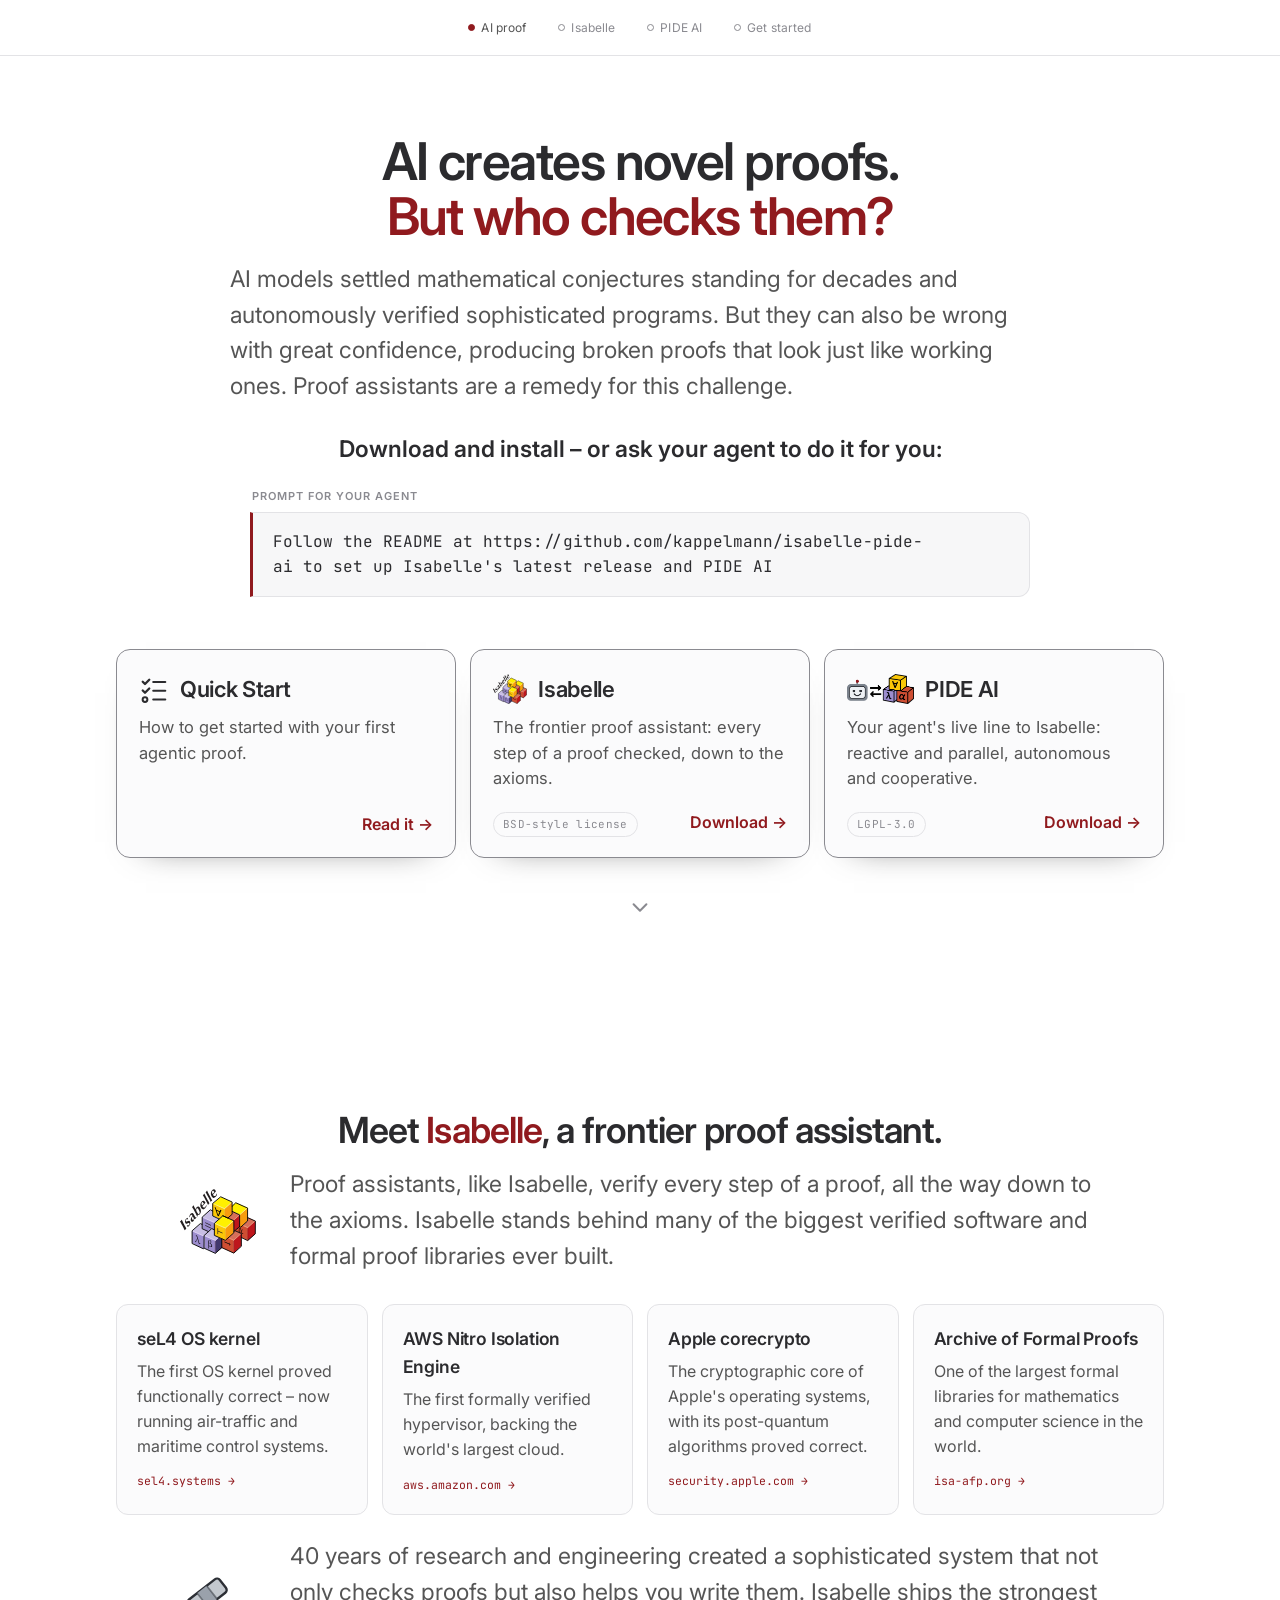
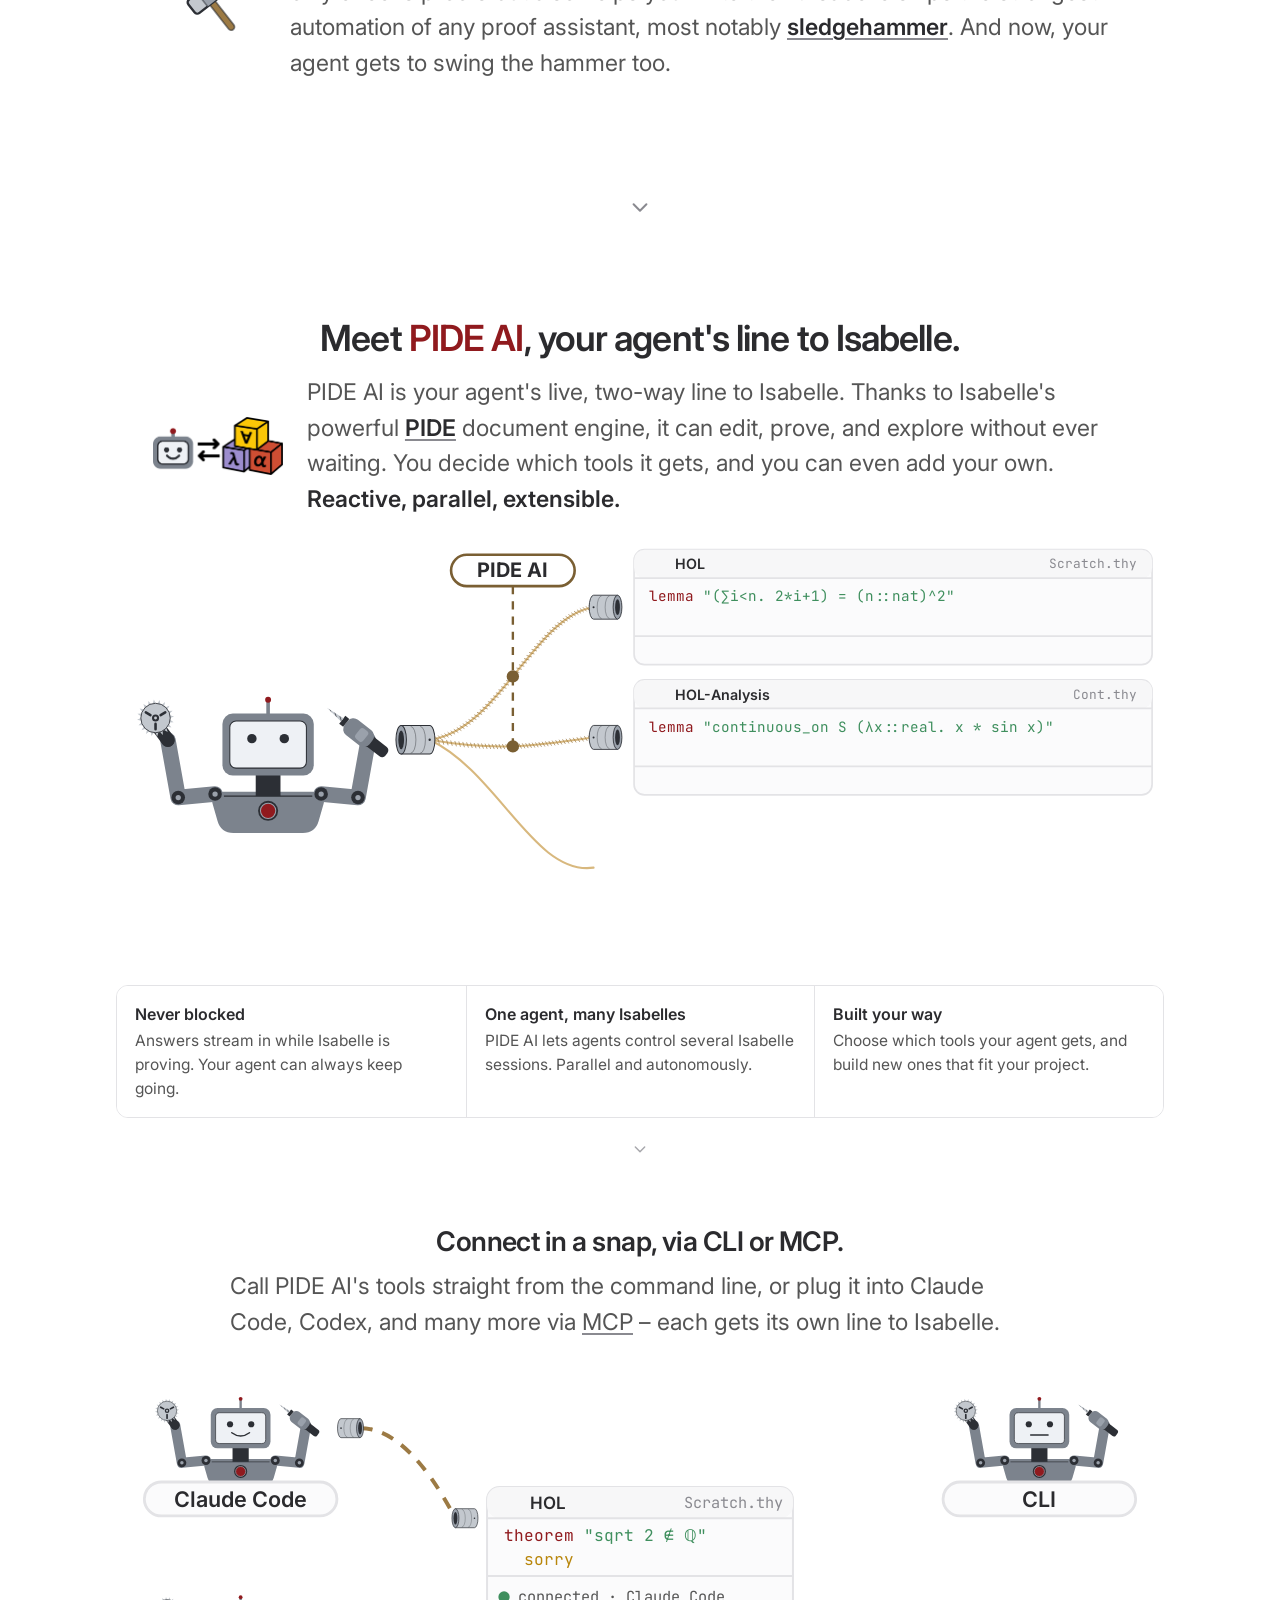
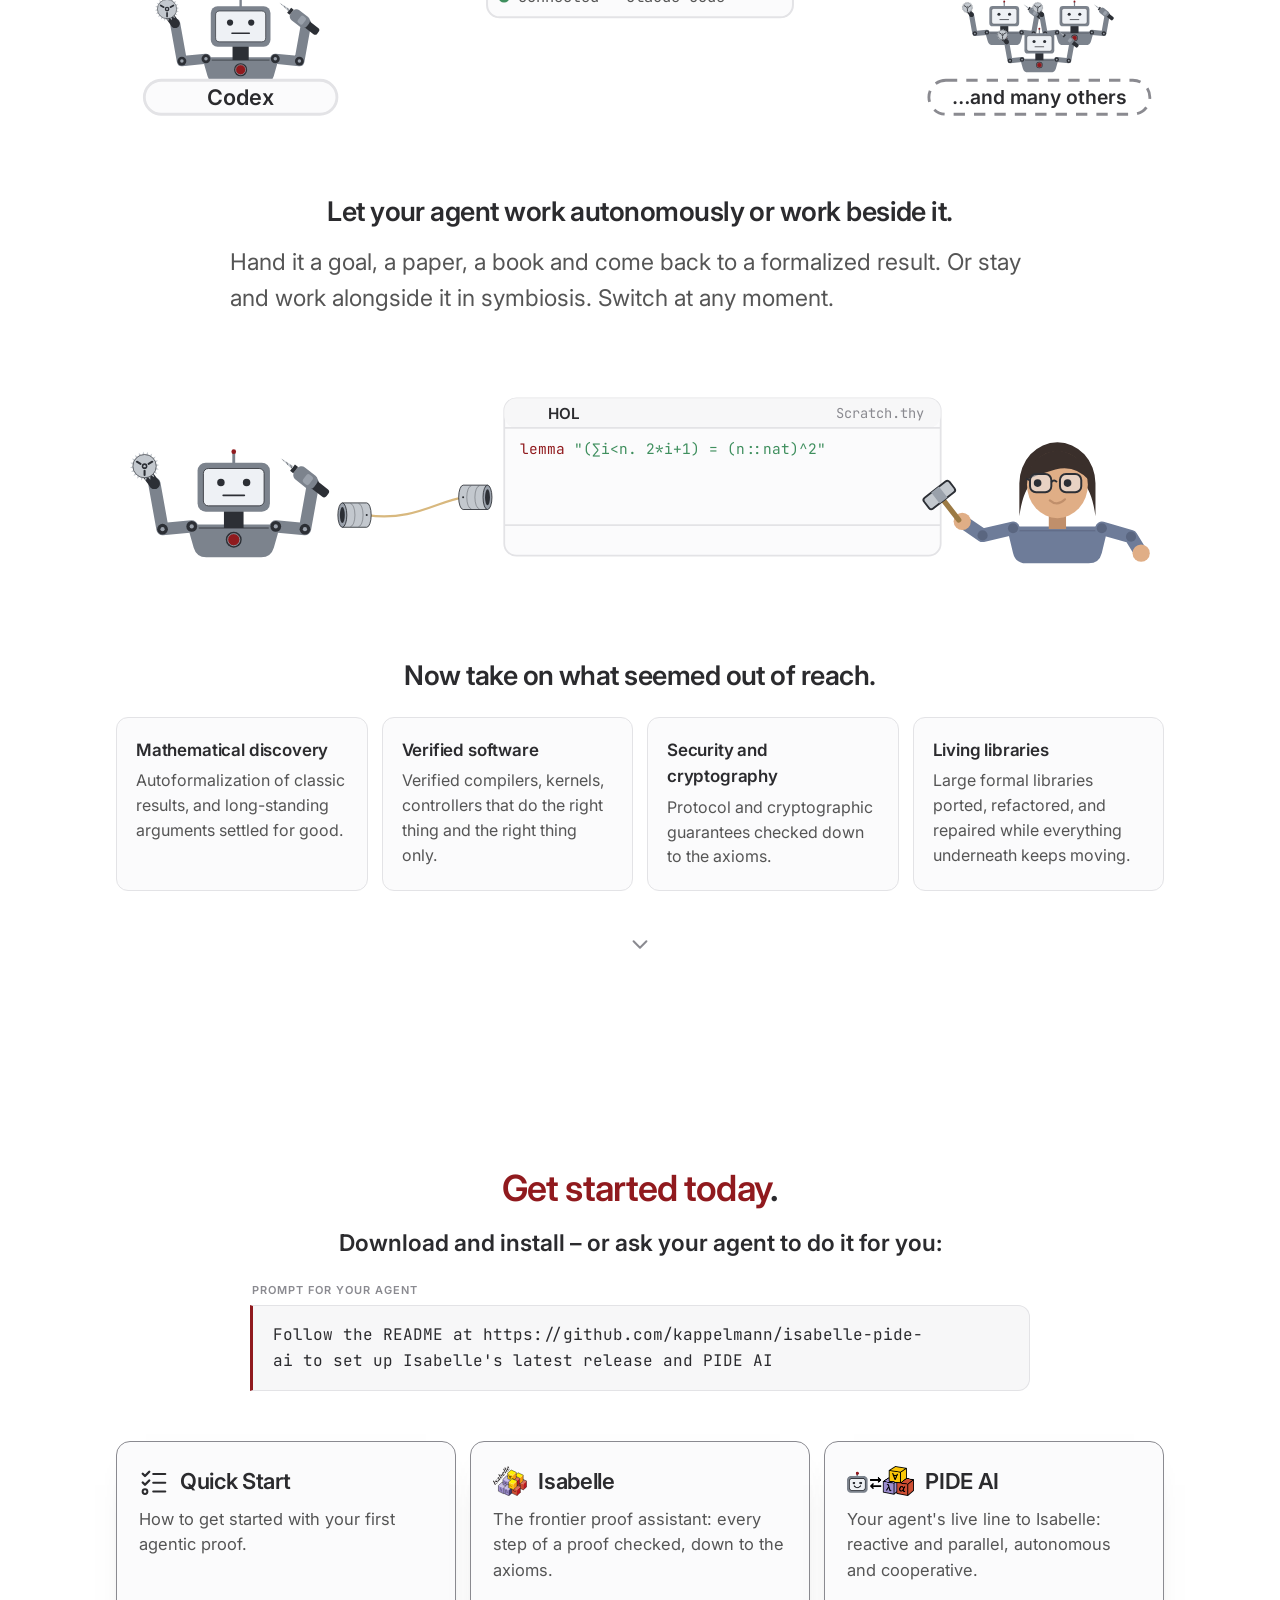
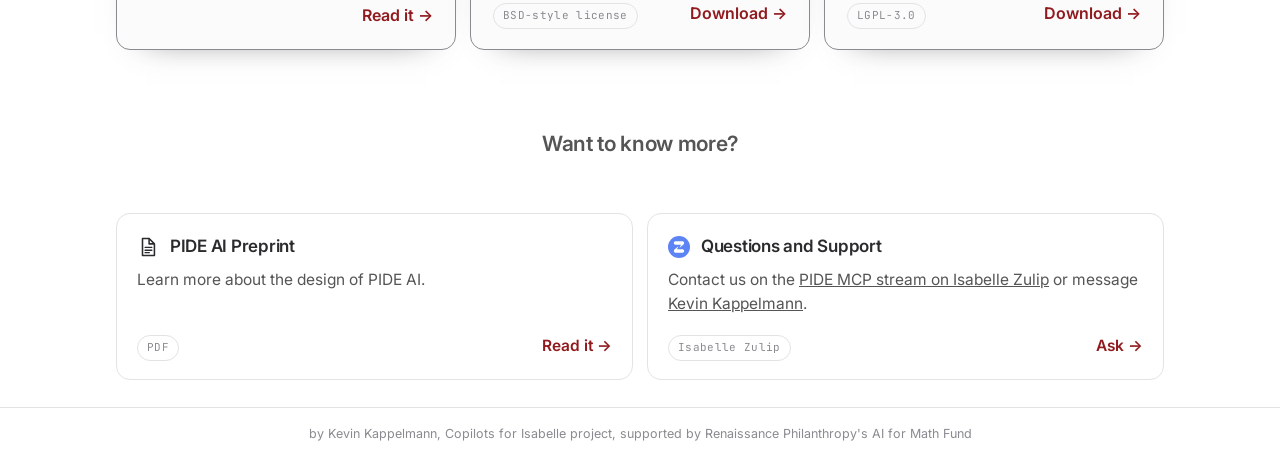
<file: index.html>
<!doctype html>
<html lang="en-US">
<head>
<meta charset="utf-8">
<meta name="viewport" content="width=device-width, initial-scale=1">
<!-- ===========================================================================
     SEARCH AND SOCIAL COPY. This is the whole of the SEO copy. Each string
     appears twice, once for Google and once for social cards, so edit them in
     pairs. The title also names the topic entity in the JSON-LD below; keep
     those in step if you rename the subject of the site.

       TITLE        Google's blue link, and the browser tab.
                    Keep under ~60 characters or Google truncates it.
       DESCRIPTION  The grey snippet under the link, and the card subtitle.
                    Keep under ~160 characters. Google rewrites it about half
                    the time regardless, usually pulling a sentence off the
                    page instead, so the opening lines of the hero matter too.

     Everything after this block is machinery, not copy: twitter:* is omitted
     on purpose because X falls back to og:*, and the JSON-LD below does not
     restate the title or description either.
     =========================================================================== -->
<title>Agentic formal proofs, down to the axioms</title>
<meta property="og:title" content="Agentic formal proofs, down to the axioms">

<meta name="description" content="AI creates novel proofs. But who checks them? Meet Isabelle, an agent-friendly proof assistant verifying every step.">
<meta property="og:description" content="AI creates novel proofs. But who checks them? Meet Isabelle, an agent-friendly proof assistant verifying every step.">

<!-- Card image. Regenerate assets/og.png at exactly 1200x630 if you change it. -->
<meta property="og:image" content="https://formalproof.ai/assets/og.png">
<meta property="og:image:type" content="image/png">
<meta property="og:image:width" content="1200">
<meta property="og:image:height" content="630">
<meta property="og:image:alt" content="A robot wired by tin-can telephone into an Isabelle editor showing a finished proof.">

<!-- Machinery: rarely needs touching. -->
<meta name="author" content="Kevin Kappelmann">
<meta name="robots" content="index, follow, max-image-preview:large, max-snippet:-1">
<link rel="canonical" href="https://formalproof.ai/">
<meta name="theme-color" content="#ffffff" media="(prefers-color-scheme: light)">
<meta name="theme-color" content="#101216" media="(prefers-color-scheme: dark)">
<meta property="og:type" content="website">
<meta property="og:site_name" content="formalproof.ai">
<meta property="og:locale" content="en_US">
<meta property="og:url" content="https://formalproof.ai/">
<meta name="twitter:card" content="summary_large_image">

<link rel="icon" href="assets/favicon.png" type="image/png">
<link rel="apple-touch-icon" href="assets/apple-touch-icon.png">
<link rel="preconnect" href="https://fonts.googleapis.com">
<link rel="preconnect" href="https://fonts.gstatic.com" crossorigin>
<link href="https://fonts.googleapis.com/css2?family=Inter:wght@400;500;600;700&family=JetBrains+Mono:wght@400;500&display=swap" rel="stylesheet">
<link rel="stylesheet" href="assets/style.css">
<script type="application/ld+json">
{
  "@context": "https://schema.org",
  "@graph": [
    {
      "@type": "WebSite",
      "@id": "https://formalproof.ai/#website",
      "url": "https://formalproof.ai/",
      "name": "formalproof.ai",
      "inLanguage": "en-US",
      "description": "Agentic formal proofs: AI creates novel proofs, and a proof assistant verifies every step. Why Isabelle is the agent-friendly frontier choice, and how to put your agent on it.",
      "publisher": {
        "@id": "https://formalproof.ai/#author"
      },
      "about": {
        "@id": "https://formalproof.ai/#topic"
      }
    },
    {
      "@type": "WebPage",
      "@id": "https://formalproof.ai/#webpage",
      "url": "https://formalproof.ai/",
      "isPartOf": {
        "@id": "https://formalproof.ai/#website"
      },
      "inLanguage": "en-US",
      "primaryImageOfPage": "https://formalproof.ai/assets/og.png",
      "about": {
        "@id": "https://formalproof.ai/#topic"
      },
      "mentions": [
        {
          "@id": "https://formalproof.ai/#isabelle"
        },
        {
          "@id": "https://formalproof.ai/#app"
        }
      ],
      "keywords": "agentic formal proofs, AI theorem proving, autoformalization, proof assistant, Isabelle, formal verification, machine-checked proof, AI agents, LLM theorem prover, MCP server, agent-friendly proof assistant, Isabelle/HOL",
      "author": {
        "@id": "https://formalproof.ai/#author"
      }
    },
    {
      "@type": "Thing",
      "@id": "https://formalproof.ai/#topic",
      "name": "Agentic formal proofs",
      "alternateName": [
        "AI theorem proving",
        "Autoformalization",
        "Machine-checked AI proofs"
      ],
      "description": "AI agents producing mathematics and verified software whose every step is verified by a proof assistant, down to the axioms.",
      "sameAs": [
        "https://en.wikipedia.org/wiki/Automated_theorem_proving",
        "https://en.wikipedia.org/wiki/Formal_verification",
        "https://en.wikipedia.org/wiki/Proof_assistant"
      ]
    },
    {
      "@type": "Person",
      "@id": "https://formalproof.ai/#author",
      "name": "Kevin Kappelmann",
      "url": "https://github.com/kappelmann/"
    },
    {
      "@type": "SoftwareApplication",
      "@id": "https://formalproof.ai/#isabelle",
      "name": "Isabelle",
      "alternateName": "Isabelle/HOL",
      "url": "https://isabelle.in.tum.de/",
      "description": "An agent-friendly frontier proof assistant that verifies every step of a proof, down to the axioms. It ships the strongest proof automation of any assistant, notably sledgehammer, and stands behind some of the largest verified software and formal proof libraries ever built.",
      "applicationCategory": "DeveloperApplication",
      "applicationSubCategory": "Proof assistant",
      "operatingSystem": "Linux, macOS, Windows",
      "isAccessibleForFree": true,
      "sameAs": [
        "https://isabelle.in.tum.de/",
        "https://en.wikipedia.org/wiki/Isabelle_(proof_assistant)",
        "https://www.wikidata.org/wiki/Q1662644"
      ],
      "isRelatedTo": {
        "@id": "https://formalproof.ai/#topic"
      }
    },
    {
      "@type": "SoftwareApplication",
      "@id": "https://formalproof.ai/#app",
      "name": "PIDE AI",
      "alternateName": ["PIDE MCP", "isabelle-pide-mcp"],
      "url": "https://formalproof.ai/",
      "description": "A server that gives AI agents a live, two-way connection to the Isabelle proof assistant via MCP or command-based interaction: editing, proving, and exploring across many sessions at once and in parallel.",
      "applicationCategory": "DeveloperApplication",
      "applicationSubCategory": "Model Context Protocol server",
      "operatingSystem": "Linux, macOS, Windows",
      "license": "https://www.gnu.org/licenses/lgpl-3.0.html",
      "codeRepository": "https://github.com/kappelmann/isabelle-pide-ai",
      "downloadUrl": "https://github.com/kappelmann/isabelle-pide-ai",
      "image": "https://formalproof.ai/assets/og.png",
      "author": {
        "@id": "https://formalproof.ai/#author"
      },
      "offers": {
        "@type": "Offer",
        "price": "0",
        "priceCurrency": "EUR"
      },
      "isAccessibleForFree": true,
      "softwareRequirements": "Isabelle",
      "requirements": {
        "@id": "https://formalproof.ai/#isabelle"
      },
      "sameAs": [
        "https://github.com/kappelmann/isabelle-pide-ai",
        "https://hal.science/hal-05748384"
      ],
      "isRelatedTo": {
        "@id": "https://formalproof.ai/#topic"
      }
    },
    {
      "@type": "ScholarlyArticle",
      "@id": "https://hal.science/hal-05748384",
      "headline": "PIDE MCP",
      "name": "PIDE AI preprint",
      "author": {
        "@id": "https://formalproof.ai/#author"
      },
      "identifier": "https://hal.science/hal-05748384",
      "url": "https://hal.science/hal-05748384",
      "about": {
        "@id": "https://formalproof.ai/#app"
      }
    }
  ]
}
</script>
</head>
<body>
<main>
  <section class="hero" id="ai-proof">
  <h1>AI creates novel proofs.<br><em>But who checks them?</em></h1>
  <p class="sub">
    AI models settled mathematical conjectures standing for decades and autonomously verified
    sophisticated programs. But they can also be wrong
    with great confidence, producing broken proofs that look just like working ones. Proof
    assistants are a remedy for this challenge.
  </p>
    <p class="sub hero-cta">
      <b>Download and install – or ask your agent to do it for you:</b>
    </p>
    <blockquote class="prompt-wrap">
      <span class="prompt-tag">Prompt for your agent</span>
      <code class="prompt">Follow the README at https://github.com/kappelmann/isabelle-pide-ai to set up Isabelle's latest release and PIDE AI</code>
    </blockquote>
    <div class="start-grid hero-grid">
      <a class="start-card key" href="quick-start/">
        <span class="start-head">
          <svg class="start-logo" viewBox="0 0 24 24" aria-hidden="true">
            <!-- a short checklist: two steps done, one to go -->
            <path d="M3 6.2l1.8 1.8L8.2 4.6" fill="none" stroke="currentColor" stroke-width="1.9"
                  stroke-linecap="round" stroke-linejoin="round"/>
            <path d="M3 13.2l1.8 1.8 3.4-3.4" fill="none" stroke="currentColor" stroke-width="1.9"
                  stroke-linecap="round" stroke-linejoin="round"/>
            <circle cx="4.8" cy="20.4" r="1.9" fill="none" stroke="currentColor" stroke-width="1.6"/>
            <path d="M11.4 6.4H21M11.4 13.4H21M11.4 20.4H21" stroke="currentColor"
                  stroke-width="1.7" stroke-linecap="round"/>
          </svg>
          Quick Start
        </span>
        <span class="start-body">How to get started with your first agentic proof.</span>
        <span class="start-foot action-only">
          <span class="go">Read it &rarr;</span>
        </span>
      </a>
      <a class="start-card key" href="https://isabelle.in.tum.de/">
        <span class="start-head">
          <img class="start-logo start-logo-light" src="assets/isabelle.svg" alt="Isabelle logo">
          <img class="start-logo start-logo-dark" src="assets/isabelle-dark.svg" alt="Isabelle logo">
          Isabelle
        </span>
        <span class="start-body">The frontier proof assistant: every step of a proof checked, down to the axioms.</span>
        <span class="start-foot">
          <span class="lic">BSD-style license</span>
          <span class="go">Download &rarr;</span>
        </span>
      </a>

      <a class="start-card key" href="https://github.com/kappelmann/isabelle-pide-ai">
        <span class="start-head">
          <img class="start-logo pm-logo" src="assets/pide-ai.png" alt="PIDE AI logo">
          PIDE AI
        </span>
        <span class="start-body">Your agent's live line to Isabelle: reactive and parallel, autonomous and cooperative.</span>
        <span class="start-foot">
          <span class="lic">LGPL-3.0</span>
          <span class="go">Download &rarr;</span>
        </span>
      </a>

    </div>
    <a class="scroll-cue" href="#isabelle" aria-label="On to Isabelle">
      <svg viewBox="0 0 24 24" aria-hidden="true"><path d="M5 9l7 7 7-7" fill="none" stroke="currentColor" stroke-width="2.2" stroke-linecap="round" stroke-linejoin="round"/></svg>
    </a>
  </section>

    <svg class="pm-defs" width="0" height="0" aria-hidden="true" focusable="false">
    <defs>
    <g id="pm-robot">
    <g class="robot">
    <path fill="#7C838D" d="M-1.884,2.006 Q-2,1.6 -1.578,1.6 L1.578,1.6 Q2,1.6 1.884,2.006 L1.716,2.594 Q1.6,3 1.178,3 L-1.178,3 Q-1.6,3 -1.716,2.594 Z"/>
    <path stroke="#2C2F35" stroke-width="0.03515" d="M-1.5,1.75H1.5"/>
    <rect fill="#2C2F35" x="-0.42" y="1.0" width="0.84" height="0.75"/>
    <path fill="none" stroke="#7C838D" stroke-width="0.5272" stroke-linecap="round" stroke-linejoin="round" d="M-1.8,1.68 L-3.05,1.8 L-3.4,-0.15"/>
    <path fill="none" stroke="#7C838D" stroke-width="0.5272" stroke-linecap="round" stroke-linejoin="round" d="M1.8,1.68 L3.05,1.8 L3.4,-0.15"/>
    <circle fill="#2C2F35" cx="-1.8" cy="1.68" r="0.23"/>
    <circle fill="#9AA1AB" cx="-1.8" cy="1.68" r="0.09"/>
    <circle fill="#2C2F35" cx="-3.05" cy="1.8" r="0.23"/>
    <circle fill="#9AA1AB" cx="-3.05" cy="1.8" r="0.09"/>
    <circle fill="#2C2F35" cx="-3.4" cy="-0.15" r="0.23"/>
    <circle fill="#9AA1AB" cx="-3.4" cy="-0.15" r="0.09"/>
    <circle fill="#2C2F35" cx="1.8" cy="1.68" r="0.23"/>
    <circle fill="#9AA1AB" cx="1.8" cy="1.68" r="0.09"/>
    <circle fill="#2C2F35" cx="3.05" cy="1.8" r="0.23"/>
    <circle fill="#9AA1AB" cx="3.05" cy="1.8" r="0.09"/>
    <circle fill="#2C2F35" cx="3.4" cy="-0.15" r="0.23"/>
    <circle fill="#9AA1AB" cx="3.4" cy="-0.15" r="0.09"/>
    <circle fill="#2C2F35" cx="0" cy="2.25" r="0.34"/>
    <circle class="core" fill="#901A1E" cx="0" cy="2.25" r="0.26" stroke="#9AA1AB" stroke-width="0.03515"/>
    <rect fill="#7C838D" x="-1.55" y="-1.05" width="3.1" height="2.1" rx="0.3515"/>
    <rect fill="#EEF1F5" stroke="#2C2F35" stroke-width="0.03515" x="-1.3" y="-0.8" width="2.6" height="1.6" rx="0.2109"/>
    <g class="eyes">
    <circle fill="#2C2F35" cx="-0.55" cy="-0.2" r="0.16"/>
    <circle fill="#2C2F35" cx="0.55" cy="-0.2" r="0.16"/>
    </g>
    <path class="mouth m-flat" fill="none" stroke="#2C2F35" stroke-width="0.07732" stroke-linecap="round" stroke-linejoin="round" d="M-0.45,0.35H0.45"/>
    <path class="mouth m-sad" fill="none" stroke="#2C2F35" stroke-width="0.07732" stroke-linecap="round" stroke-linejoin="round" d="M-0.46,0.46 Q0,0.12 0.46,0.46"/>
    <path class="mouth m-happy" fill="none" stroke="#2C2F35" stroke-width="0.07732" stroke-linecap="round" stroke-linejoin="round" d="M-0.46,0.24 Q0,0.58 0.46,0.24"/>
    <path fill="none" stroke="#7C838D" stroke-width="0.123" stroke-linecap="round" d="M0,-1.05V-1.45"/>
    <circle class="blip" fill="#901A1E" cx="0" cy="-1.52" r="0.1"/>
    <path fill="none" stroke="#2C2F35" stroke-width="0.4569" stroke-linecap="round" d="M-3.4,-0.15L-3.72,-0.58"/>
    <g transform="translate(-3.82,-0.9)"><g class="saw saw-story">
    <circle fill="#C3C8CE" cx="0" cy="0" r="0.5"/>
    <path fill="#C3C8CE" d="M0.5,-0 L0.6276,-0.05491 L0.4908,-0.0954Z M0.4755,-0.1545 L0.5799,-0.2462 L0.4373,-0.2424Z M0.4045,-0.2939 L0.4755,-0.4133 L0.341,-0.3657Z M0.2939,-0.4045 L0.3245,-0.54 L0.2113,-0.4532Z M0.1545,-0.4755 L0.1417,-0.6139 L0.06093,-0.4963Z M3.062e-17,-0.5 L-0.05491,-0.6276 L-0.0954,-0.4908Z M-0.1545,-0.4755 L-0.2462,-0.5799 L-0.2424,-0.4373Z M-0.2939,-0.4045 L-0.4133,-0.4755 L-0.3657,-0.341Z M-0.4045,-0.2939 L-0.54,-0.3245 L-0.4532,-0.2113Z M-0.4755,-0.1545 L-0.6139,-0.1417 L-0.4963,-0.06093Z M-0.5,-6.123e-17 L-0.6276,0.05491 L-0.4908,0.0954Z M-0.4755,0.1545 L-0.5799,0.2462 L-0.4373,0.2424Z M-0.4045,0.2939 L-0.4755,0.4133 L-0.341,0.3657Z M-0.2939,0.4045 L-0.3245,0.54 L-0.2113,0.4532Z M-0.1545,0.4755 L-0.1417,0.6139 L-0.06093,0.4963Z M-9.185e-17,0.5 L0.05491,0.6276 L0.0954,0.4908Z M0.1545,0.4755 L0.2462,0.5799 L0.2424,0.4373Z M0.2939,0.4045 L0.4133,0.4755 L0.3657,0.341Z M0.4045,0.2939 L0.54,0.3245 L0.4532,0.2113Z M0.4755,0.1545 L0.6139,0.1417 L0.4963,0.06093Z"/>
    <circle fill="none" stroke="#2C2F35" stroke-width="0.02812" cx="0" cy="0" r="0.5"/>
    <path fill="none" stroke="#2C2F35" stroke-width="0.08787" stroke-linecap="round" d="M0.1732,-0.1L0.3291,-0.19 M-0.1732,-0.1L-0.3291,-0.19 M-3.674e-17,0.2L-6.98e-17,0.38"/>
    <circle fill="#2C2F35" cx="0" cy="0" r="0.12"/>
    <circle fill="#C3C8CE" cx="0" cy="0" r="0.05"/>
    </g></g>
    <g transform="translate(3.4,-0.15) rotate(-52)">
    <rect fill="#2C2F35" x="-0.2" y="-0.05" width="0.4" height="0.83" rx="0.1406"/>
    <rect fill="#7C838D" x="-0.33" y="-0.95" width="0.66" height="1.07" rx="0.246"/>
    <rect fill="#9AA1AB" x="-0.22" y="-0.45" width="0.44" height="0.33" rx="0.1054"/>
    <rect fill="#2C2F35" x="-0.17" y="-1.12" width="0.34" height="0.17"/>
    <clipPath id="pm-bit-story"><path d="M-0.07,-1.12L0.07,-1.12L0,-1.78Z"/></clipPath>
    <path fill="#C3C8CE" d="M-0.07,-1.12L0.07,-1.12L0,-1.78Z"/>
    <g clip-path="url(#pm-bit-story)">
    <path class="flutes flutes-story" fill="none" stroke="#2C2F35" stroke-width="0.02109" d="M-0.05,1.3L0.045,1.16 M-0.05,1.08L0.045,0.94 M-0.05,0.86L0.045,0.72 M-0.05,0.64L0.045,0.5 M-0.05,0.42L0.045,0.28 M-0.05,0.2L0.045,0.06 M-0.05,-0.02L0.045,-0.16 M-0.05,-0.24L0.045,-0.38 M-0.05,-0.46L0.045,-0.6 M-0.05,-0.68L0.045,-0.82 M-0.05,-0.9L0.045,-1.04 M-0.05,-1.12L0.045,-1.26 M-0.05,-1.34L0.045,-1.48 M-0.05,-1.56L0.045,-1.7 M-0.05,-1.78L0.045,-1.92 M-0.05,-2L0.045,-2.14"/>
    </g>
    </g>
    </g>
    </g>
    <g id="pm-robot-calm">
    <g class="robot">
    <path fill="#7C838D" d="M-1.884,2.006 Q-2,1.6 -1.578,1.6 L1.578,1.6 Q2,1.6 1.884,2.006 L1.716,2.594 Q1.6,3 1.178,3 L-1.178,3 Q-1.6,3 -1.716,2.594 Z"/>
    <path stroke="#2C2F35" stroke-width="0.03515" d="M-1.5,1.75H1.5"/>
    <rect fill="#2C2F35" x="-0.42" y="1.0" width="0.84" height="0.75"/>
    <path fill="none" stroke="#7C838D" stroke-width="0.5272" stroke-linecap="round" stroke-linejoin="round" d="M-1.8,1.68 L-3.05,1.8 L-3.4,-0.15"/>
    <path fill="none" stroke="#7C838D" stroke-width="0.5272" stroke-linecap="round" stroke-linejoin="round" d="M1.8,1.68 L3.05,1.8 L3.4,-0.15"/>
    <circle fill="#2C2F35" cx="-1.8" cy="1.68" r="0.23"/>
    <circle fill="#9AA1AB" cx="-1.8" cy="1.68" r="0.09"/>
    <circle fill="#2C2F35" cx="-3.05" cy="1.8" r="0.23"/>
    <circle fill="#9AA1AB" cx="-3.05" cy="1.8" r="0.09"/>
    <circle fill="#2C2F35" cx="-3.4" cy="-0.15" r="0.23"/>
    <circle fill="#9AA1AB" cx="-3.4" cy="-0.15" r="0.09"/>
    <circle fill="#2C2F35" cx="1.8" cy="1.68" r="0.23"/>
    <circle fill="#9AA1AB" cx="1.8" cy="1.68" r="0.09"/>
    <circle fill="#2C2F35" cx="3.05" cy="1.8" r="0.23"/>
    <circle fill="#9AA1AB" cx="3.05" cy="1.8" r="0.09"/>
    <circle fill="#2C2F35" cx="3.4" cy="-0.15" r="0.23"/>
    <circle fill="#9AA1AB" cx="3.4" cy="-0.15" r="0.09"/>
    <circle fill="#2C2F35" cx="0" cy="2.25" r="0.34"/>
    <circle class="core" fill="#901A1E" cx="0" cy="2.25" r="0.26" stroke="#9AA1AB" stroke-width="0.03515"/>
    <rect fill="#7C838D" x="-1.55" y="-1.05" width="3.1" height="2.1" rx="0.3515"/>
    <rect fill="#EEF1F5" stroke="#2C2F35" stroke-width="0.03515" x="-1.3" y="-0.8" width="2.6" height="1.6" rx="0.2109"/>
    <g class="eyes">
    <circle fill="#2C2F35" cx="-0.55" cy="-0.2" r="0.16"/>
    <circle fill="#2C2F35" cx="0.55" cy="-0.2" r="0.16"/>
    </g>
    <path class="mouth m-fixed" fill="none" stroke="#2C2F35" stroke-width="0.07732" stroke-linecap="round" stroke-linejoin="round" d="M-0.45,0.35H0.45"/>
    <path fill="none" stroke="#7C838D" stroke-width="0.123" stroke-linecap="round" d="M0,-1.05V-1.45"/>
    <circle class="blip" fill="#901A1E" cx="0" cy="-1.52" r="0.1"/>
    <path fill="none" stroke="#2C2F35" stroke-width="0.4569" stroke-linecap="round" d="M-3.4,-0.15L-3.72,-0.58"/>
    <g transform="translate(-3.82,-0.9)"><g class="saw">
    <circle fill="#C3C8CE" cx="0" cy="0" r="0.5"/>
    <path fill="#C3C8CE" d="M0.5,-0 L0.6276,-0.05491 L0.4908,-0.0954Z M0.4755,-0.1545 L0.5799,-0.2462 L0.4373,-0.2424Z M0.4045,-0.2939 L0.4755,-0.4133 L0.341,-0.3657Z M0.2939,-0.4045 L0.3245,-0.54 L0.2113,-0.4532Z M0.1545,-0.4755 L0.1417,-0.6139 L0.06093,-0.4963Z M3.062e-17,-0.5 L-0.05491,-0.6276 L-0.0954,-0.4908Z M-0.1545,-0.4755 L-0.2462,-0.5799 L-0.2424,-0.4373Z M-0.2939,-0.4045 L-0.4133,-0.4755 L-0.3657,-0.341Z M-0.4045,-0.2939 L-0.54,-0.3245 L-0.4532,-0.2113Z M-0.4755,-0.1545 L-0.6139,-0.1417 L-0.4963,-0.06093Z M-0.5,-6.123e-17 L-0.6276,0.05491 L-0.4908,0.0954Z M-0.4755,0.1545 L-0.5799,0.2462 L-0.4373,0.2424Z M-0.4045,0.2939 L-0.4755,0.4133 L-0.341,0.3657Z M-0.2939,0.4045 L-0.3245,0.54 L-0.2113,0.4532Z M-0.1545,0.4755 L-0.1417,0.6139 L-0.06093,0.4963Z M-9.185e-17,0.5 L0.05491,0.6276 L0.0954,0.4908Z M0.1545,0.4755 L0.2462,0.5799 L0.2424,0.4373Z M0.2939,0.4045 L0.4133,0.4755 L0.3657,0.341Z M0.4045,0.2939 L0.54,0.3245 L0.4532,0.2113Z M0.4755,0.1545 L0.6139,0.1417 L0.4963,0.06093Z"/>
    <circle fill="none" stroke="#2C2F35" stroke-width="0.02812" cx="0" cy="0" r="0.5"/>
    <path fill="none" stroke="#2C2F35" stroke-width="0.08787" stroke-linecap="round" d="M0.1732,-0.1L0.3291,-0.19 M-0.1732,-0.1L-0.3291,-0.19 M-3.674e-17,0.2L-6.98e-17,0.38"/>
    <circle fill="#2C2F35" cx="0" cy="0" r="0.12"/>
    <circle fill="#C3C8CE" cx="0" cy="0" r="0.05"/>
    </g></g>
    <g transform="translate(3.4,-0.15) rotate(-52)">
    <rect fill="#2C2F35" x="-0.2" y="-0.05" width="0.4" height="0.83" rx="0.1406"/>
    <rect fill="#7C838D" x="-0.33" y="-0.95" width="0.66" height="1.07" rx="0.246"/>
    <rect fill="#9AA1AB" x="-0.22" y="-0.45" width="0.44" height="0.33" rx="0.1054"/>
    <rect fill="#2C2F35" x="-0.17" y="-1.12" width="0.34" height="0.17"/>
    <clipPath id="pm-bit-calm"><path d="M-0.07,-1.12L0.07,-1.12L0,-1.78Z"/></clipPath>
    <path fill="#C3C8CE" d="M-0.07,-1.12L0.07,-1.12L0,-1.78Z"/>
    <g clip-path="url(#pm-bit-calm)">
    <path class="flutes" fill="none" stroke="#2C2F35" stroke-width="0.02109" d="M-0.05,1.3L0.045,1.16 M-0.05,1.08L0.045,0.94 M-0.05,0.86L0.045,0.72 M-0.05,0.64L0.045,0.5 M-0.05,0.42L0.045,0.28 M-0.05,0.2L0.045,0.06 M-0.05,-0.02L0.045,-0.16 M-0.05,-0.24L0.045,-0.38 M-0.05,-0.46L0.045,-0.6 M-0.05,-0.68L0.045,-0.82 M-0.05,-0.9L0.045,-1.04 M-0.05,-1.12L0.045,-1.26 M-0.05,-1.34L0.045,-1.48 M-0.05,-1.56L0.045,-1.7 M-0.05,-1.78L0.045,-1.92 M-0.05,-2L0.045,-2.14"/>
    </g>
    </g>
    </g>
    </g>
    <g id="pm-robot-glum">
    <g class="robot">
    <path fill="#7C838D" d="M-1.884,2.006 Q-2,1.6 -1.578,1.6 L1.578,1.6 Q2,1.6 1.884,2.006 L1.716,2.594 Q1.6,3 1.178,3 L-1.178,3 Q-1.6,3 -1.716,2.594 Z"/>
    <path stroke="#2C2F35" stroke-width="0.03515" d="M-1.5,1.75H1.5"/>
    <rect fill="#2C2F35" x="-0.42" y="1.0" width="0.84" height="0.75"/>
    <path fill="none" stroke="#7C838D" stroke-width="0.5272" stroke-linecap="round" stroke-linejoin="round" d="M-1.8,1.68 L-3.05,1.8 L-3.4,-0.15"/>
    <path fill="none" stroke="#7C838D" stroke-width="0.5272" stroke-linecap="round" stroke-linejoin="round" d="M1.8,1.68 L3.05,1.8 L3.4,-0.15"/>
    <circle fill="#2C2F35" cx="-1.8" cy="1.68" r="0.23"/>
    <circle fill="#9AA1AB" cx="-1.8" cy="1.68" r="0.09"/>
    <circle fill="#2C2F35" cx="-3.05" cy="1.8" r="0.23"/>
    <circle fill="#9AA1AB" cx="-3.05" cy="1.8" r="0.09"/>
    <circle fill="#2C2F35" cx="-3.4" cy="-0.15" r="0.23"/>
    <circle fill="#9AA1AB" cx="-3.4" cy="-0.15" r="0.09"/>
    <circle fill="#2C2F35" cx="1.8" cy="1.68" r="0.23"/>
    <circle fill="#9AA1AB" cx="1.8" cy="1.68" r="0.09"/>
    <circle fill="#2C2F35" cx="3.05" cy="1.8" r="0.23"/>
    <circle fill="#9AA1AB" cx="3.05" cy="1.8" r="0.09"/>
    <circle fill="#2C2F35" cx="3.4" cy="-0.15" r="0.23"/>
    <circle fill="#9AA1AB" cx="3.4" cy="-0.15" r="0.09"/>
    <circle fill="#2C2F35" cx="0" cy="2.25" r="0.34"/>
    <circle class="core" fill="#901A1E" cx="0" cy="2.25" r="0.26" stroke="#9AA1AB" stroke-width="0.03515"/>
    <rect fill="#7C838D" x="-1.55" y="-1.05" width="3.1" height="2.1" rx="0.3515"/>
    <rect fill="#EEF1F5" stroke="#2C2F35" stroke-width="0.03515" x="-1.3" y="-0.8" width="2.6" height="1.6" rx="0.2109"/>
    <g class="eyes">
    <circle fill="#2C2F35" cx="-0.55" cy="-0.2" r="0.16"/>
    <circle fill="#2C2F35" cx="0.55" cy="-0.2" r="0.16"/>
    </g>
    <path class="mouth m-fixed" fill="none" stroke="#2C2F35" stroke-width="0.07732" stroke-linecap="round" stroke-linejoin="round" d="M-0.46,0.46 Q0,0.12 0.46,0.46"/>
    <path fill="none" stroke="#7C838D" stroke-width="0.123" stroke-linecap="round" d="M0,-1.05V-1.45"/>
    <circle class="blip" fill="#901A1E" cx="0" cy="-1.52" r="0.1"/>
    <path fill="none" stroke="#2C2F35" stroke-width="0.4569" stroke-linecap="round" d="M-3.4,-0.15L-3.72,-0.58"/>
    <g transform="translate(-3.82,-0.9)"><g class="saw">
    <circle fill="#C3C8CE" cx="0" cy="0" r="0.5"/>
    <path fill="#C3C8CE" d="M0.5,-0 L0.6276,-0.05491 L0.4908,-0.0954Z M0.4755,-0.1545 L0.5799,-0.2462 L0.4373,-0.2424Z M0.4045,-0.2939 L0.4755,-0.4133 L0.341,-0.3657Z M0.2939,-0.4045 L0.3245,-0.54 L0.2113,-0.4532Z M0.1545,-0.4755 L0.1417,-0.6139 L0.06093,-0.4963Z M3.062e-17,-0.5 L-0.05491,-0.6276 L-0.0954,-0.4908Z M-0.1545,-0.4755 L-0.2462,-0.5799 L-0.2424,-0.4373Z M-0.2939,-0.4045 L-0.4133,-0.4755 L-0.3657,-0.341Z M-0.4045,-0.2939 L-0.54,-0.3245 L-0.4532,-0.2113Z M-0.4755,-0.1545 L-0.6139,-0.1417 L-0.4963,-0.06093Z M-0.5,-6.123e-17 L-0.6276,0.05491 L-0.4908,0.0954Z M-0.4755,0.1545 L-0.5799,0.2462 L-0.4373,0.2424Z M-0.4045,0.2939 L-0.4755,0.4133 L-0.341,0.3657Z M-0.2939,0.4045 L-0.3245,0.54 L-0.2113,0.4532Z M-0.1545,0.4755 L-0.1417,0.6139 L-0.06093,0.4963Z M-9.185e-17,0.5 L0.05491,0.6276 L0.0954,0.4908Z M0.1545,0.4755 L0.2462,0.5799 L0.2424,0.4373Z M0.2939,0.4045 L0.4133,0.4755 L0.3657,0.341Z M0.4045,0.2939 L0.54,0.3245 L0.4532,0.2113Z M0.4755,0.1545 L0.6139,0.1417 L0.4963,0.06093Z"/>
    <circle fill="none" stroke="#2C2F35" stroke-width="0.02812" cx="0" cy="0" r="0.5"/>
    <path fill="none" stroke="#2C2F35" stroke-width="0.08787" stroke-linecap="round" d="M0.1732,-0.1L0.3291,-0.19 M-0.1732,-0.1L-0.3291,-0.19 M-3.674e-17,0.2L-6.98e-17,0.38"/>
    <circle fill="#2C2F35" cx="0" cy="0" r="0.12"/>
    <circle fill="#C3C8CE" cx="0" cy="0" r="0.05"/>
    </g></g>
    <g transform="translate(3.4,-0.15) rotate(-52)">
    <rect fill="#2C2F35" x="-0.2" y="-0.05" width="0.4" height="0.83" rx="0.1406"/>
    <rect fill="#7C838D" x="-0.33" y="-0.95" width="0.66" height="1.07" rx="0.246"/>
    <rect fill="#9AA1AB" x="-0.22" y="-0.45" width="0.44" height="0.33" rx="0.1054"/>
    <rect fill="#2C2F35" x="-0.17" y="-1.12" width="0.34" height="0.17"/>
    <clipPath id="pm-bit-glum"><path d="M-0.07,-1.12L0.07,-1.12L0,-1.78Z"/></clipPath>
    <path fill="#C3C8CE" d="M-0.07,-1.12L0.07,-1.12L0,-1.78Z"/>
    <g clip-path="url(#pm-bit-glum)">
    <path class="flutes" fill="none" stroke="#2C2F35" stroke-width="0.02109" d="M-0.05,1.3L0.045,1.16 M-0.05,1.08L0.045,0.94 M-0.05,0.86L0.045,0.72 M-0.05,0.64L0.045,0.5 M-0.05,0.42L0.045,0.28 M-0.05,0.2L0.045,0.06 M-0.05,-0.02L0.045,-0.16 M-0.05,-0.24L0.045,-0.38 M-0.05,-0.46L0.045,-0.6 M-0.05,-0.68L0.045,-0.82 M-0.05,-0.9L0.045,-1.04 M-0.05,-1.12L0.045,-1.26 M-0.05,-1.34L0.045,-1.48 M-0.05,-1.56L0.045,-1.7 M-0.05,-1.78L0.045,-1.92 M-0.05,-2L0.045,-2.14"/>
    </g>
    </g>
    </g>
    </g>
    <g id="pm-robot-glad">
    <g class="robot">
    <path fill="#7C838D" d="M-1.884,2.006 Q-2,1.6 -1.578,1.6 L1.578,1.6 Q2,1.6 1.884,2.006 L1.716,2.594 Q1.6,3 1.178,3 L-1.178,3 Q-1.6,3 -1.716,2.594 Z"/>
    <path stroke="#2C2F35" stroke-width="0.03515" d="M-1.5,1.75H1.5"/>
    <rect fill="#2C2F35" x="-0.42" y="1.0" width="0.84" height="0.75"/>
    <path fill="none" stroke="#7C838D" stroke-width="0.5272" stroke-linecap="round" stroke-linejoin="round" d="M-1.8,1.68 L-3.05,1.8 L-3.4,-0.15"/>
    <path fill="none" stroke="#7C838D" stroke-width="0.5272" stroke-linecap="round" stroke-linejoin="round" d="M1.8,1.68 L3.05,1.8 L3.4,-0.15"/>
    <circle fill="#2C2F35" cx="-1.8" cy="1.68" r="0.23"/>
    <circle fill="#9AA1AB" cx="-1.8" cy="1.68" r="0.09"/>
    <circle fill="#2C2F35" cx="-3.05" cy="1.8" r="0.23"/>
    <circle fill="#9AA1AB" cx="-3.05" cy="1.8" r="0.09"/>
    <circle fill="#2C2F35" cx="-3.4" cy="-0.15" r="0.23"/>
    <circle fill="#9AA1AB" cx="-3.4" cy="-0.15" r="0.09"/>
    <circle fill="#2C2F35" cx="1.8" cy="1.68" r="0.23"/>
    <circle fill="#9AA1AB" cx="1.8" cy="1.68" r="0.09"/>
    <circle fill="#2C2F35" cx="3.05" cy="1.8" r="0.23"/>
    <circle fill="#9AA1AB" cx="3.05" cy="1.8" r="0.09"/>
    <circle fill="#2C2F35" cx="3.4" cy="-0.15" r="0.23"/>
    <circle fill="#9AA1AB" cx="3.4" cy="-0.15" r="0.09"/>
    <circle fill="#2C2F35" cx="0" cy="2.25" r="0.34"/>
    <circle class="core" fill="#901A1E" cx="0" cy="2.25" r="0.26" stroke="#9AA1AB" stroke-width="0.03515"/>
    <rect fill="#7C838D" x="-1.55" y="-1.05" width="3.1" height="2.1" rx="0.3515"/>
    <rect fill="#EEF1F5" stroke="#2C2F35" stroke-width="0.03515" x="-1.3" y="-0.8" width="2.6" height="1.6" rx="0.2109"/>
    <g class="eyes">
    <circle fill="#2C2F35" cx="-0.55" cy="-0.2" r="0.16"/>
    <circle fill="#2C2F35" cx="0.55" cy="-0.2" r="0.16"/>
    </g>
    <path class="mouth m-fixed" fill="none" stroke="#2C2F35" stroke-width="0.07732" stroke-linecap="round" stroke-linejoin="round" d="M-0.46,0.24 Q0,0.58 0.46,0.24"/>
    <path fill="none" stroke="#7C838D" stroke-width="0.123" stroke-linecap="round" d="M0,-1.05V-1.45"/>
    <circle class="blip" fill="#901A1E" cx="0" cy="-1.52" r="0.1"/>
    <path fill="none" stroke="#2C2F35" stroke-width="0.4569" stroke-linecap="round" d="M-3.4,-0.15L-3.72,-0.58"/>
    <g transform="translate(-3.82,-0.9)"><g class="saw saw-live">
    <circle fill="#C3C8CE" cx="0" cy="0" r="0.5"/>
    <path fill="#C3C8CE" d="M0.5,-0 L0.6276,-0.05491 L0.4908,-0.0954Z M0.4755,-0.1545 L0.5799,-0.2462 L0.4373,-0.2424Z M0.4045,-0.2939 L0.4755,-0.4133 L0.341,-0.3657Z M0.2939,-0.4045 L0.3245,-0.54 L0.2113,-0.4532Z M0.1545,-0.4755 L0.1417,-0.6139 L0.06093,-0.4963Z M3.062e-17,-0.5 L-0.05491,-0.6276 L-0.0954,-0.4908Z M-0.1545,-0.4755 L-0.2462,-0.5799 L-0.2424,-0.4373Z M-0.2939,-0.4045 L-0.4133,-0.4755 L-0.3657,-0.341Z M-0.4045,-0.2939 L-0.54,-0.3245 L-0.4532,-0.2113Z M-0.4755,-0.1545 L-0.6139,-0.1417 L-0.4963,-0.06093Z M-0.5,-6.123e-17 L-0.6276,0.05491 L-0.4908,0.0954Z M-0.4755,0.1545 L-0.5799,0.2462 L-0.4373,0.2424Z M-0.4045,0.2939 L-0.4755,0.4133 L-0.341,0.3657Z M-0.2939,0.4045 L-0.3245,0.54 L-0.2113,0.4532Z M-0.1545,0.4755 L-0.1417,0.6139 L-0.06093,0.4963Z M-9.185e-17,0.5 L0.05491,0.6276 L0.0954,0.4908Z M0.1545,0.4755 L0.2462,0.5799 L0.2424,0.4373Z M0.2939,0.4045 L0.4133,0.4755 L0.3657,0.341Z M0.4045,0.2939 L0.54,0.3245 L0.4532,0.2113Z M0.4755,0.1545 L0.6139,0.1417 L0.4963,0.06093Z"/>
    <circle fill="none" stroke="#2C2F35" stroke-width="0.02812" cx="0" cy="0" r="0.5"/>
    <path fill="none" stroke="#2C2F35" stroke-width="0.08787" stroke-linecap="round" d="M0.1732,-0.1L0.3291,-0.19 M-0.1732,-0.1L-0.3291,-0.19 M-3.674e-17,0.2L-6.98e-17,0.38"/>
    <circle fill="#2C2F35" cx="0" cy="0" r="0.12"/>
    <circle fill="#C3C8CE" cx="0" cy="0" r="0.05"/>
    </g></g>
    <g transform="translate(3.4,-0.15) rotate(-52)">
    <rect fill="#2C2F35" x="-0.2" y="-0.05" width="0.4" height="0.83" rx="0.1406"/>
    <rect fill="#7C838D" x="-0.33" y="-0.95" width="0.66" height="1.07" rx="0.246"/>
    <rect fill="#9AA1AB" x="-0.22" y="-0.45" width="0.44" height="0.33" rx="0.1054"/>
    <rect fill="#2C2F35" x="-0.17" y="-1.12" width="0.34" height="0.17"/>
    <clipPath id="pm-bit-glad"><path d="M-0.07,-1.12L0.07,-1.12L0,-1.78Z"/></clipPath>
    <path fill="#C3C8CE" d="M-0.07,-1.12L0.07,-1.12L0,-1.78Z"/>
    <g clip-path="url(#pm-bit-glad)">
    <path class="flutes flutes-live" fill="none" stroke="#2C2F35" stroke-width="0.02109" d="M-0.05,1.3L0.045,1.16 M-0.05,1.08L0.045,0.94 M-0.05,0.86L0.045,0.72 M-0.05,0.64L0.045,0.5 M-0.05,0.42L0.045,0.28 M-0.05,0.2L0.045,0.06 M-0.05,-0.02L0.045,-0.16 M-0.05,-0.24L0.045,-0.38 M-0.05,-0.46L0.045,-0.6 M-0.05,-0.68L0.045,-0.82 M-0.05,-0.9L0.045,-1.04 M-0.05,-1.12L0.045,-1.26 M-0.05,-1.34L0.045,-1.48 M-0.05,-1.56L0.045,-1.7 M-0.05,-1.78L0.045,-1.92 M-0.05,-2L0.045,-2.14"/>
    </g>
    </g>
    </g>
    </g>
    <g id="pm-can">
    <g class="" transform="translate(0,0) scale(1,1)">
    <path fill="#C3C8CE" stroke="#2C2F35" stroke-width="0.04218" stroke-linejoin="round" d="M-0.6,-0.6H0.6A0.22,0.6 0 0 1 0.6,0.6H-0.6Z"/>
    <path fill="none" stroke="#2C2F35" stroke-opacity="0.55" stroke-width="0.03163" d="M-0.2,-0.5631A0.22,0.5631 0 0 1 -0.2,0.5631"/>
    <path fill="none" stroke="#2C2F35" stroke-opacity="0.55" stroke-width="0.03163" d="M0.2,-0.5631A0.22,0.5631 0 0 1 0.2,0.5631"/>
    <ellipse fill="#9AA1AB" stroke="#2C2F35" stroke-width="0.04218" cx="-0.6" cy="0" rx="0.22" ry="0.6"/>
    <ellipse fill="#2C2F35" cx="-0.6" cy="0" rx="0.121" ry="0.396"/>
    <circle fill="#2C2F35" cx="0.6" cy="0" r="0.05"/>
    </g>
    </g>
    <path id="pm-w0" fill="none" d="M-3.75,0.05 C-2.302,-0.1364 -1.543,-2.56 -0.302,-2.74"/>
    <path id="pm-w1" fill="none" d="M-3.75,0.05 C-2.302,0.302 -1.543,0.18 -0.302,0"/>
    <path id="pm-w2" fill="none" d="M-3.75,0.05 C-2.302,0.7404 -1.543,2.92 -0.302,2.74"/>
    <path id="pm-wire-b" fill="none" d="M-6.86,0.9 C-5.95,1.03 -5.45,0.62 -4.96,0.55"/>
    </defs>
    </svg>

  <section class="why" id="isabelle">
    <h2>Meet <em>Isabelle</em>, a frontier proof assistant.</h2>
    <div class="isa-intro">
      <a class="isa-link" href="https://isabelle.in.tum.de/" aria-label="Isabelle">
        <img class="isa-mark isa-mark-light" src="assets/isabelle.svg" alt="Isabelle">
        <img class="isa-mark isa-mark-dark" src="assets/isabelle-dark.svg" alt="Isabelle">
      </a>
      <p class="sub">
        Proof assistants, like Isabelle, verify every step of a proof, all the way down to the
        axioms. Isabelle stands behind many of the biggest verified software and formal proof
        libraries ever built.
      </p>
    </div>
    <div class="proofs">
      <a class="proof-card" href="https://sel4.systems/">
        <b>seL4 OS kernel</b>
        <span>The first OS kernel proved functionally correct – now running air-traffic and
        maritime control systems.</span>
        <em>sel4.systems &rarr;</em>
      </a>
      <a class="proof-card" href="https://aws.amazon.com/blogs/compute/aws-nitro-isolation-engine-formally-verifying-the-hypervisor-in-the-aws-nitro-system/">
        <b>AWS Nitro Isolation Engine</b>
        <span>The first formally verified hypervisor, backing the world's largest
        cloud.</span>
        <em>aws.amazon.com &rarr;</em>
      </a>
      <a class="proof-card" href="https://security.apple.com/blog/formal-verification-corecrypto/">
        <b>Apple corecrypto</b>
        <span>The cryptographic core of Apple's operating systems, with its post-quantum
        algorithms proved correct.</span>
        <em>security.apple.com &rarr;</em>
      </a>
      <a class="proof-card" href="https://www.isa-afp.org/">
        <b>Archive of Formal Proofs</b>
        <span>One of the largest formal libraries for mathematics and computer science
        in the world.</span>
        <em>isa-afp.org &rarr;</em>
      </a>
    </div>
    <p class="hammer">
      <svg class="hammer-icon" viewBox="0 0 48 48" aria-hidden="true">
        <g transform="rotate(-38 24 24)">
          <rect x="21.6" y="15" width="4.8" height="27" rx="2.4" fill="#9C7A44"/>
          <rect x="21.6" y="15" width="4.8" height="27" rx="2.4" fill="none"
                stroke="#2C2F35" stroke-width="1.3" stroke-opacity=".55"/>
          <rect x="9.5" y="5" width="29" height="12.4" rx="2.6"
                fill="#C3C8CE" stroke="#2C2F35" stroke-width="1.7"/>
          <rect x="19.6" y="5" width="8.8" height="12.4" fill="#9AA1AB"/>
          <path d="M19.6 5v12.4M28.4 5v12.4" stroke="#2C2F35" stroke-width="1.2"
                stroke-opacity=".5"/>
        </g>
      </svg>
      <span>40 years of research and engineering created a sophisticated system that not only
      checks proofs but also helps you write them. Isabelle ships the
      strongest automation of any proof assistant, most notably
      <a href="https://isabelle.in.tum.de/doc/sledgehammer.pdf"><b>sledgehammer</b></a>.
      And now, your agent gets to swing the hammer too.</span>
    </p>
    <a class="scroll-cue" href="#pide-ai" aria-label="On to PIDE AI">
      <svg viewBox="0 0 24 24" aria-hidden="true"><path d="M5 9l7 7 7-7" fill="none" stroke="currentColor" stroke-width="2.2" stroke-linecap="round" stroke-linejoin="round"/></svg>
    </a>
  </section>

  <!-- chapter and subsections: one snap area, so nothing snaps between them -->
  <div class="pide-block">
  <section class="line" id="pide-ai">
    <h2>Meet <em>PIDE AI</em>, your agent's line to Isabelle.</h2>
    <div class="isa-intro">
      <a class="isa-link" href="https://github.com/kappelmann/isabelle-pide-ai" aria-label="PIDE AI">
        <img class="isa-mark pm-mark" src="assets/pide-ai.png" alt="PIDE AI">
      </a>
      <p class="sub">
        PIDE AI is your agent's live, two-way line to Isabelle. Thanks to Isabelle's powerful
        <a href="https://link.springer.com/chapter/10.1007/978-3-319-08970-6_33"><b>PIDE</b></a> document
        engine, it can edit, prove, and explore without ever waiting. You decide which tools it
        gets, and you can even add your own. <b>Reactive, parallel, extensible.</b>
      </p>
    </div>

    <div class="scene-wrap">
    <svg class="scene" viewBox="-10.35 -4.28 22.05 8.56" role="img" aria-labelledby="scT scD">
    <title id="scT">One coding agent wired to three live Isabelle sessions</title>
    <desc id="scD">A robot holds a tin can with three strings running from it, labeled PIDE AI, to three Isabelle sessions: HOL, HOL-Analysis and HOL-Library. It edits two proofs and searches the third session for a definition. Both proofs come back with an error and the robot looks glum; it edits them again using what the search turned up, and this time both check clean, so it smiles.</desc>
    <g transform="translate(-7.15,0.15) scale(0.62)"><use href="#pm-robot"/></g>
    <g class="wires">
    <g class="wire w0">
    <use href="#pm-w0" class="twine" stroke="#D8B87E" stroke-width="0.04428" stroke-linecap="round"/>
    <path class="twist" fill="none" stroke="#9C7A44" stroke-width="0.01476" stroke-linecap="round" d="M-3.706,-0.002421L-3.648,0.07965 M-3.636,-0.016L-3.574,0.06301 M-3.567,-0.03311L-3.502,0.04272 M-3.499,-0.05366L-3.43,0.01893 M-3.432,-0.07752L-3.36,-0.008212 M-3.366,-0.1046L-3.291,-0.03855 M-3.301,-0.1347L-3.223,-0.07193 M-3.236,-0.1679L-3.156,-0.1082 M-3.172,-0.2039L-3.09,-0.1473 M-3.11,-0.2426L-3.025,-0.1889 M-3.047,-0.284L-2.961,-0.2331 M-2.986,-0.3278L-2.898,-0.2796 M-2.925,-0.374L-2.836,-0.3282 M-2.865,-0.4224L-2.775,-0.379 M-2.805,-0.473L-2.714,-0.4317 M-2.747,-0.5255L-2.655,-0.4863 M-2.688,-0.5798L-2.596,-0.5425 M-2.631,-0.6358L-2.537,-0.6003 M-2.573,-0.6935L-2.479,-0.6595 M-2.517,-0.7525L-2.422,-0.72 M-2.46,-0.8129L-2.365,-0.7817 M-2.405,-0.8744L-2.309,-0.8444 M-2.349,-0.937L-2.253,-0.908 M-2.294,-1.001L-2.198,-0.9724 M-2.239,-1.065L-2.143,-1.037 M-2.185,-1.13L-2.089,-1.103 M-2.131,-1.195L-2.035,-1.169 M-2.077,-1.261L-1.981,-1.235 M-2.024,-1.327L-1.927,-1.301 M-1.97,-1.393L-1.873,-1.368 M-1.917,-1.459L-1.82,-1.434 M-1.864,-1.526L-1.767,-1.5 M-1.81,-1.591L-1.714,-1.566 M-1.757,-1.657L-1.661,-1.631 M-1.704,-1.722L-1.608,-1.695 M-1.651,-1.786L-1.555,-1.758 M-1.598,-1.849L-1.502,-1.821 M-1.545,-1.912L-1.449,-1.883 M-1.491,-1.973L-1.396,-1.943 M-1.438,-2.033L-1.343,-2.002 M-1.384,-2.092L-1.289,-2.06 M-1.33,-2.15L-1.236,-2.116 M-1.275,-2.206L-1.182,-2.17 M-1.221,-2.26L-1.128,-2.222 M-1.166,-2.313L-1.074,-2.273 M-1.11,-2.363L-1.019,-2.321 M-1.054,-2.412L-0.9646,-2.367 M-0.9976,-2.458L-0.9094,-2.411 M-0.9406,-2.502L-0.854,-2.452 M-0.8829,-2.543L-0.7981,-2.49 M-0.8246,-2.582L-0.7419,-2.526 M-0.7655,-2.618L-0.6852,-2.559 M-0.7057,-2.652L-0.6282,-2.589 M-0.6451,-2.682L-0.5707,-2.615 M-0.5836,-2.709L-0.5127,-2.639 M-0.5213,-2.733L-0.4542,-2.659 M-0.458,-2.753L-0.3953,-2.675 M-0.3937,-2.77L-0.3357,-2.688"/>
    </g>
    <g class="wire w1">
    <use href="#pm-w1" class="twine" stroke="#D8B87E" stroke-width="0.04428" stroke-linecap="round"/>
    <path class="twist" fill="none" stroke="#9C7A44" stroke-width="0.01476" stroke-linecap="round" d="M-3.667,0.01789L-3.642,0.1146 M-3.574,0.03316L-3.548,0.1297 M-3.483,0.04736L-3.456,0.1437 M-3.393,0.06053L-3.365,0.1566 M-3.306,0.07267L-3.277,0.1685 M-3.219,0.08383L-3.19,0.1794 M-3.135,0.094L-3.105,0.1893 M-3.052,0.1032L-3.021,0.1982 M-2.971,0.1115L-2.938,0.2062 M-2.89,0.1189L-2.857,0.2132 M-2.812,0.1254L-2.777,0.2194 M-2.734,0.131L-2.699,0.2246 M-2.657,0.1357L-2.621,0.229 M-2.582,0.1396L-2.545,0.2326 M-2.507,0.1428L-2.469,0.2353 M-2.434,0.1451L-2.395,0.2372 M-2.361,0.1466L-2.321,0.2384 M-2.289,0.1474L-2.248,0.2388 M-2.217,0.1475L-2.175,0.2384 M-2.146,0.1468L-2.104,0.2374 M-2.076,0.1455L-2.032,0.2356 M-2.006,0.1435L-1.961,0.2332 M-1.936,0.1408L-1.891,0.2301 M-1.866,0.1376L-1.821,0.2264 M-1.797,0.1336L-1.751,0.2221 M-1.728,0.1292L-1.681,0.2172 M-1.659,0.1241L-1.611,0.2118 M-1.59,0.1185L-1.541,0.2058 M-1.52,0.1123L-1.471,0.1993 M-1.451,0.1056L-1.401,0.1923 M-1.381,0.09846L-1.33,0.1848 M-1.311,0.09082L-1.26,0.1769 M-1.24,0.08273L-1.189,0.1685 M-1.169,0.07421L-1.117,0.1598 M-1.097,0.06527L-1.045,0.1506 M-1.024,0.05594L-0.972,0.1411 M-0.9512,0.04624L-0.8985,0.1312 M-0.8771,0.03618L-0.8242,0.121 M-0.8021,0.0258L-0.749,0.1105 M-0.7261,0.01511L-0.6728,0.09973 M-0.6491,0.004133L-0.5957,0.08867 M-0.5709,-0.007112L-0.5174,0.07738 M-0.4915,-0.0186L-0.438,0.06586 M-0.4108,-0.03032L-0.3573,0.05414"/>
    </g>
    <g class="wire w2">
    <use href="#pm-w2" class="twine" stroke="#D8B87E" stroke-width="0.04428" stroke-linecap="round"/>
    <path class="twist" fill="none" stroke="#9C7A44" stroke-width="0.01476" stroke-linecap="round" d="M-3.673,0.03712L-3.679,0.1369 M-3.598,0.0768L-3.607,0.1763 M-3.524,0.119L-3.537,0.2182 M-3.452,0.1634L-3.468,0.2622 M-3.381,0.2101L-3.399,0.3084 M-3.311,0.2589L-3.332,0.3567 M-3.242,0.3097L-3.265,0.4069 M-3.174,0.3622L-3.2,0.4589 M-3.107,0.4165L-3.135,0.5126 M-3.042,0.4724L-3.071,0.5679 M-2.977,0.5298L-3.008,0.6247 M-2.913,0.5885L-2.946,0.6829 M-2.85,0.6484L-2.884,0.7423 M-2.787,0.7094L-2.823,0.8028 M-2.726,0.7715L-2.763,0.8643 M-2.665,0.8343L-2.703,0.9268 M-2.605,0.898L-2.644,0.99 M-2.546,0.9622L-2.586,1.054 M-2.487,1.027L-2.528,1.118 M-2.429,1.092L-2.471,1.183 M-2.372,1.158L-2.414,1.248 M-2.315,1.223L-2.357,1.314 M-2.258,1.289L-2.301,1.379 M-2.202,1.354L-2.245,1.444 M-2.146,1.419L-2.189,1.51 M-2.091,1.484L-2.134,1.575 M-2.036,1.549L-2.079,1.639 M-1.982,1.613L-2.024,1.703 M-1.927,1.676L-1.97,1.767 M-1.873,1.739L-1.915,1.829 M-1.819,1.8L-1.861,1.891 M-1.766,1.861L-1.806,1.952 M-1.712,1.92L-1.752,2.012 M-1.659,1.978L-1.697,2.07 M-1.605,2.035L-1.643,2.127 M-1.552,2.09L-1.588,2.183 M-1.499,2.143L-1.533,2.237 M-1.446,2.195L-1.478,2.29 M-1.392,2.245L-1.423,2.34 M-1.339,2.293L-1.368,2.389 M-1.285,2.339L-1.312,2.435 M-1.232,2.382L-1.255,2.48 M-1.178,2.424L-1.199,2.522 M-1.124,2.463L-1.142,2.561 M-1.07,2.499L-1.084,2.598 M-1.016,2.533L-1.026,2.633 M-0.9613,2.564L-0.967,2.664 M-0.9064,2.592L-0.9076,2.692 M-0.8512,2.618L-0.8475,2.718 M-0.7956,2.64L-0.7867,2.74 M-0.7395,2.659L-0.7253,2.758 M-0.683,2.675L-0.6631,2.773 M-0.6258,2.688L-0.6002,2.785 M-0.5681,2.697L-0.5366,2.792 M-0.5096,2.703L-0.4722,2.796 M-0.4503,2.705L-0.4072,2.795 M-0.3902,2.704L-0.3414,2.791"/>
    </g>
    <use href="#pm-w0" class="pulse pulse-0 k-out" stroke-width="0.07381" stroke-linecap="round"/>
    <use href="#pm-w1" class="pulse pulse-1 k-out" stroke-width="0.07381" stroke-linecap="round"/>
    <use href="#pm-w2" class="pulse pulse-2 k-out" stroke-width="0.07381" stroke-linecap="round"/>
    <use href="#pm-w0" class="pulse pulse-3 k-out" stroke-width="0.07381" stroke-linecap="round"/>
    <use href="#pm-w1" class="pulse pulse-4 k-out" stroke-width="0.07381" stroke-linecap="round"/>
    <use href="#pm-w0" class="pulse pulse-5 k-err" stroke-width="0.07381" stroke-linecap="round"/>
    <use href="#pm-w2" class="pulse pulse-6 k-out" stroke-width="0.07381" stroke-linecap="round"/>
    <use href="#pm-w1" class="pulse pulse-7 k-err" stroke-width="0.07381" stroke-linecap="round"/>
    <use href="#pm-w2" class="pulse pulse-8 k-out" stroke-width="0.07381" stroke-linecap="round"/>
    <use href="#pm-w0" class="pulse pulse-9 k-out" stroke-width="0.07381" stroke-linecap="round"/>
    <use href="#pm-w1" class="pulse pulse-10 k-out" stroke-width="0.07381" stroke-linecap="round"/>
    <use href="#pm-w2" class="pulse pulse-11 k-info" stroke-width="0.07381" stroke-linecap="round"/>
    <use href="#pm-w0" class="pulse pulse-12 k-out" stroke-width="0.07381" stroke-linecap="round"/>
    <use href="#pm-w1" class="pulse pulse-13 k-out" stroke-width="0.07381" stroke-linecap="round"/>
    <use href="#pm-w2" class="pulse pulse-14 k-out" stroke-width="0.07381" stroke-linecap="round"/>
    <use href="#pm-w0" class="pulse pulse-15 k-ok" stroke-width="0.07381" stroke-linecap="round"/>
    <use href="#pm-w1" class="pulse pulse-16 k-ok" stroke-width="0.07381" stroke-linecap="round"/>
    <g transform="translate(-4.05,0.05) scale(0.5)"><use href="#pm-can"/></g>
    <g class="can-r c0" transform="translate(-0.05,-2.74) scale(-0.42,0.42)"><use href="#pm-can"/></g>
    <g class="can-r c1" transform="translate(-0.05,0.0) scale(-0.42,0.42)"><use href="#pm-can"/></g>
    <g class="can-r c2" transform="translate(-0.05,2.74) scale(-0.42,0.42)"><use href="#pm-can"/></g>
    </g>
    <g class="wire-tag">
    <path class="tag-stem" d="M-2.0,-3.183V0.1889"/>
    <path class="tag-stem s2-stem" d="M-2.0,0.1889V1.661"/>
    <circle class="tag-bullet b0" cx="-2.0" cy="-1.284" r="0.13"/>
    <circle class="tag-bullet b1" cx="-2.0" cy="0.1889" r="0.13"/>
    <circle class="tag-bullet b2" cx="-2.0" cy="1.661" r="0.13"/>
    <rect class="tag-chip" x="-3.3" y="-3.843" width="2.6" height="0.66" rx="0.33"/>
    <text class="tag-text" x="-2.0" y="-3.513">PIDE AI</text>
    </g>
    <g class="panel s0">
    <rect class="pane" x="0.55" y="-3.95" width="10.9" height="2.42" rx="0.22"/>
    <rect class="pane-head" x="0.55" y="-3.95" width="10.9" height="0.6" rx="0.22"/>
    <path class="pane-sep" d="M0.55,-3.35h10.9"/>
    <path class="pane-sep" d="M0.55,-2.13h10.9"/>
    <image class="isa-badge badge-light" href="assets/isabelle.svg" x="0.83" y="-3.86" width="0.42" height="0.42" preserveAspectRatio="xMidYMid meet"/>
    <image class="isa-badge badge-dark" href="assets/isabelle-dark.svg" x="0.83" y="-3.86" width="0.42" height="0.42" preserveAspectRatio="xMidYMid meet"/>
    <text class="pane-logic" x="1.41" y="-3.65">HOL</text>
    <text class="pane-file" x="11.13" y="-3.65" text-anchor="end">Scratch.thy</text>
    <rect class="wash w-run" x="0.67" y="-2.74" width="10.66" height="0.42" rx="0.07"/>
    <rect class="wash w-err" x="0.67" y="-2.74" width="10.66" height="0.42" rx="0.07"/>
    <text class="pane-code" x="0.87" y="-2.99"><tspan class="kw">lemma</tspan><tspan> </tspan><tspan class="str">"(∑i&lt;n. 2*i+1) = (n::nat)^2"</tspan></text>
    <text class="pane-code pv pv1" x="1.1" y="-2.54"><tspan class="warn">sorry</tspan></text>
    <text class="pane-code pv pv2" x="1.1" y="-2.54"><tspan class="kw">by</tspan><tspan> auto</tspan></text>
    <text class="pane-code pv pv3" x="1.1" y="-2.54"><tspan class="kw">by</tspan><tspan> (induct n) (auto simp: power2_eq_square)</tspan></text>
    <g class="pst pst-idle tone-warn">
    <circle class="pane-dot" cx="1.03" cy="-1.83" r="0.11"/>
    <text class="pane-status" x="1.31" y="-1.83">1 subgoal left</text>
    </g>
    <g class="pst pst-run tone-run">
    <circle class="pane-dot" cx="1.03" cy="-1.83" r="0.11"/>
    <text class="pane-status" x="1.31" y="-1.83">checking…</text>
    </g>
    <g class="pst pst-err tone-err">
    <circle class="pane-dot" cx="1.03" cy="-1.83" r="0.11"/>
    <text class="pane-status" x="1.31" y="-1.83">error · Failed to finish proof</text>
    </g>
    <g class="pst pst-done tone-ok">
    <circle class="pane-dot" cx="1.03" cy="-1.83" r="0.11"/>
    <text class="pane-status" x="1.31" y="-1.83">finished · 0 errors</text>
    </g>
    </g>
    <g class="panel s1">
    <rect class="pane" x="0.55" y="-1.21" width="10.9" height="2.42" rx="0.22"/>
    <rect class="pane-head" x="0.55" y="-1.21" width="10.9" height="0.6" rx="0.22"/>
    <path class="pane-sep" d="M0.55,-0.61h10.9"/>
    <path class="pane-sep" d="M0.55,0.61h10.9"/>
    <image class="isa-badge badge-light" href="assets/isabelle.svg" x="0.83" y="-1.12" width="0.42" height="0.42" preserveAspectRatio="xMidYMid meet"/>
    <image class="isa-badge badge-dark" href="assets/isabelle-dark.svg" x="0.83" y="-1.12" width="0.42" height="0.42" preserveAspectRatio="xMidYMid meet"/>
    <text class="pane-logic" x="1.41" y="-0.91">HOL-Analysis</text>
    <text class="pane-file" x="11.13" y="-0.91" text-anchor="end">Cont.thy</text>
    <rect class="wash w-run" x="0.67" y="0" width="10.66" height="0.42" rx="0.07"/>
    <rect class="wash w-err" x="0.67" y="0" width="10.66" height="0.42" rx="0.07"/>
    <text class="pane-code" x="0.87" y="-0.25"><tspan class="kw">lemma</tspan><tspan> </tspan><tspan class="str">"continuous_on S (λx::real. x * sin x)"</tspan></text>
    <text class="pane-code pv pv1" x="1.1" y="0.2"><tspan class="warn">sorry</tspan></text>
    <text class="pane-code pv pv2" x="1.1" y="0.2"><tspan class="kw">by</tspan><tspan> simp</tspan></text>
    <text class="pane-code pv pv3" x="1.1" y="0.2"><tspan class="kw">by</tspan><tspan> (intro continuous_intros)</tspan></text>
    <g class="pst pst-idle tone-warn">
    <circle class="pane-dot" cx="1.03" cy="0.91" r="0.11"/>
    <text class="pane-status" x="1.31" y="0.91">1 subgoal left</text>
    </g>
    <g class="pst pst-run tone-run">
    <circle class="pane-dot" cx="1.03" cy="0.91" r="0.11"/>
    <text class="pane-status" x="1.31" y="0.91">checking…</text>
    </g>
    <g class="pst pst-err tone-err">
    <circle class="pane-dot" cx="1.03" cy="0.91" r="0.11"/>
    <text class="pane-status" x="1.31" y="0.91">error · Failed to apply initial proof method</text>
    </g>
    <g class="pst pst-done tone-ok">
    <circle class="pane-dot" cx="1.03" cy="0.91" r="0.11"/>
    <text class="pane-status" x="1.31" y="0.91">finished · 0 errors</text>
    </g>
    </g>
    <g class="panel s2">
    <rect class="pane" x="0.55" y="1.53" width="10.9" height="2.42" rx="0.22"/>
    <rect class="pane-head" x="0.55" y="1.53" width="10.9" height="0.6" rx="0.22"/>
    <path class="pane-sep" d="M0.55,2.13h10.9"/>
    <path class="pane-sep" d="M0.55,3.35h10.9"/>
    <image class="isa-badge badge-light" href="assets/isabelle.svg" x="0.83" y="1.62" width="0.42" height="0.42" preserveAspectRatio="xMidYMid meet"/>
    <image class="isa-badge badge-dark" href="assets/isabelle-dark.svg" x="0.83" y="1.62" width="0.42" height="0.42" preserveAspectRatio="xMidYMid meet"/>
    <text class="pane-logic" x="1.41" y="1.83">HOL-Probability</text>
    <text class="pane-file q-file" x="11.13" y="1.83" text-anchor="end">Cauchy.thy</text>
    <rect class="wash w-found" x="0.67" y="2.74" width="10.66" height="0.42" rx="0.07"/>
    <text class="pane-code q-code" x="0.87" y="2.49"><tspan class="kw">lemma</tspan><tspan> </tspan><tspan class="str">"Cauchy X ⟹ convergent (X::nat ⇒ real)"</tspan></text>
    <text class="pane-code q-empty" x="0.87" y="2.49"><tspan class="dim">(no theories loaded)</tspan></text>
    <text class="pane-code q-snip" x="0.87" y="2.94"><tspan class="dim">  ↳ </tspan><tspan class="str">Cauchy X = cauchy_filter (filtermap X sequentially)</tspan></text>
    <g class="pst pst-ready tone-dim">
    <circle class="pane-dot" cx="1.03" cy="3.65" r="0.11"/>
    <text class="pane-status" x="1.31" y="3.65">session ready · no theories</text>
    </g>
    <g class="pst pst-loaded tone-ok">
    <circle class="pane-dot" cx="1.03" cy="3.65" r="0.11"/>
    <text class="pane-status" x="1.31" y="3.65">Cauchy.thy · 1 theory loaded</text>
    </g>
    <g class="pst pst-run tone-run">
    <circle class="pane-dot" cx="1.03" cy="3.65" r="0.11"/>
    <text class="pane-status" x="1.31" y="3.65">find_entities · line 4</text>
    </g>
    <g class="pst pst-done tone-ok">
    <circle class="pane-dot" cx="1.03" cy="3.65" r="0.11"/>
    <text class="pane-status" x="1.31" y="3.65">7 entities · Cauchy · HOL.Topological_Spaces:3557</text>
    </g>
    </g>
    <g class="packets" aria-hidden="true">
    <g class="pkt m0 k-out"><rect x="-0.546" y="-0.19" width="1.092" height="0.38" rx="0.19"/><text>edit</text></g>
    <g class="pkt m1 k-out"><rect x="-0.546" y="-0.19" width="1.092" height="0.38" rx="0.19"/><text>edit</text></g>
    <g class="pkt m2 k-out"><rect x="-1.302" y="-0.19" width="2.604" height="0.38" rx="0.19"/><text>start_session</text></g>
    <g class="pkt m3 k-out"><rect x="-0.966" y="-0.19" width="1.932" height="0.38" rx="0.19"/><text>get_state</text></g>
    <g class="pkt m4 k-out"><rect x="-0.966" y="-0.19" width="1.932" height="0.38" rx="0.19"/><text>get_state</text></g>
    <g class="pkt m5 k-err"><rect x="-0.798" y="-0.19" width="1.596" height="0.38" rx="0.19"/><text>1 error</text></g>
    <g class="pkt m6 k-out"><rect x="-0.546" y="-0.19" width="1.092" height="0.38" rx="0.19"/><text>read</text></g>
    <g class="pkt m7 k-err"><rect x="-0.798" y="-0.19" width="1.596" height="0.38" rx="0.19"/><text>1 error</text></g>
    <g class="pkt m8 k-out"><rect x="-1.302" y="-0.19" width="2.604" height="0.38" rx="0.19"/><text>find_entities</text></g>
    <g class="pkt m9 k-out"><rect x="-0.546" y="-0.19" width="1.092" height="0.38" rx="0.19"/><text>edit</text></g>
    <g class="pkt m10 k-out"><rect x="-0.546" y="-0.19" width="1.092" height="0.38" rx="0.19"/><text>edit</text></g>
    <g class="pkt m11 k-info"><rect x="-1.05" y="-0.19" width="2.1" height="0.38" rx="0.19"/><text>7 entities</text></g>
    <g class="pkt m12 k-out"><rect x="-0.966" y="-0.19" width="1.932" height="0.38" rx="0.19"/><text>get_state</text></g>
    <g class="pkt m13 k-out"><rect x="-0.966" y="-0.19" width="1.932" height="0.38" rx="0.19"/><text>get_state</text></g>
    <g class="pkt m14 k-out"><rect x="-1.218" y="-0.19" width="2.436" height="0.38" rx="0.19"/><text>stop_session</text></g>
    <g class="pkt m15 k-ok"><rect x="-1.05" y="-0.19" width="2.1" height="0.38" rx="0.19"/><text>✓ 0 errors</text></g>
    <g class="pkt m16 k-ok"><rect x="-1.05" y="-0.19" width="2.1" height="0.38" rx="0.19"/><text>✓ 0 errors</text></g>
    </g>
    </svg>
    </div>

    <ul class="props">
    <li><b>Never blocked</b> Answers stream in while Isabelle is proving. Your agent can always keep going.</li>
    <li><b>One agent, many Isabelles</b> PIDE AI lets agents control several Isabelle sessions. Parallel and autonomously.</li>
    <li><b>Built your way</b> Choose which tools your agent gets, and build new ones that fit your project.</li>
    </ul>
    <a class="scroll-cue cue-sub cue-flow" href="#clients" aria-label="Keep reading">
      <svg viewBox="0 0 24 24" aria-hidden="true"><path d="M5 9l7 7 7-7" fill="none" stroke="currentColor" stroke-width="2.2" stroke-linecap="round" stroke-linejoin="round"/></svg>
    </a>
  </section>


  <!-- one snap area, not three: the subsections read as one stretch -->
  <div class="subs">
  <section class="mcp" id="clients">
    <h3>Connect in a snap, via CLI or MCP.</h3>
    <p class="sub">
      Call PIDE AI's tools straight from the command line, or plug it into Claude Code, Codex, and
      many more via <a href="https://modelcontextprotocol.io">MCP</a> – each gets its own line to Isabelle.
    </p>
    <div class="mcp-wrap">
    <svg class="mcp-svg" viewBox="-9.25 -2.9 18.5 6.4" role="img" aria-labelledby="mcT mcD">
    <title id="mcT">Coding agents connecting via CLI or MCP</title>
    <desc id="mcD">Four agents around an Isabelle editor: one calls tools from the command line, the others connect via MCP. Point at one and it opens its own connection: a message goes out, a response comes back, and the editor names it. Claude Code holds the line until another agent takes it.</desc>
    <g class="mcp-editor">
    <rect class="pane" x="-2.7" y="-0.71" width="5.4" height="2.3" rx="0.22"/>
    <rect class="pane-head" x="-2.7" y="-0.71" width="5.4" height="0.55" rx="0.22"/>
    <path class="pane-sep" d="M-2.7,-0.15999999999999992h5.4"/>
    <path class="pane-sep" d="M-2.7,0.86h5.4"/>
    <image class="isa-badge badge-light" href="assets/isabelle.svg" x="-2.52" y="-0.64" width="0.42" height="0.42" preserveAspectRatio="xMidYMid meet"/>
    <image class="isa-badge badge-dark" href="assets/isabelle-dark.svg" x="-2.52" y="-0.64" width="0.42" height="0.42" preserveAspectRatio="xMidYMid meet"/>
    <text class="pane-logic" x="-1.94" y="-0.43">HOL</text>
    <text class="pane-file" x="2.52" y="-0.43" text-anchor="end">Scratch.thy</text>
    <text class="pane-code" x="-2.40" y="0.14"><tspan class="kw">theorem</tspan><tspan> </tspan><tspan class="str">"sqrt 2 ∉ ℚ"</tspan></text>
    <text class="pane-code" x="-2.40" y="0.56"><tspan>  </tspan><tspan class="warn">sorry</tspan></text>
    <g class="st-none tone-dim"><circle class="pane-dot" cx="-2.40" cy="1.23" r="0.1"/><text class="pane-status" x="-2.16" y="1.23">no client connected</text></g>
    <g class="st st-cc tone-ok"><circle class="pane-dot" cx="-2.40" cy="1.23" r="0.1"/><text class="pane-status" x="-2.16" y="1.23">connected · Claude Code</text></g>
    <g class="st st-codex tone-ok"><circle class="pane-dot" cx="-2.40" cy="1.23" r="0.1"/><text class="pane-status" x="-2.16" y="1.23">connected · Codex</text></g>
    <g class="st st-cli tone-ok"><circle class="pane-dot" cx="-2.40" cy="1.23" r="0.1"/><text class="pane-status" x="-2.16" y="1.23">connected · CLI</text></g>
    <g class="st st-more tone-ok"><circle class="pane-dot" cx="-2.40" cy="1.23" r="0.1"/><text class="pane-status" x="-2.16" y="1.23">connected · your agent</text></g>
    </g>
    <g class="agent a-cc" role="img" aria-label="Claude Code" tabindex="0" data-connected="3150">
    <rect class="hit" x="-8.95" y="-2.90" width="3.80" height="2.95" rx="0.3"/>
    <g class="conn">
    <path class="wire-c" d="M-4.94,-1.75 Q-4.10,-1.75 -3.26,-0.16"/>
    <g transform="translate(-5.11,-1.75) scale(-0.280,0.28)"><use href="#pm-can"/></g>
    <g transform="translate(-3.09,-0.16) scale(0.280,0.28)"><use href="#pm-can"/></g>
    <g transform="translate(-4.64,-1.75)"><g class="pk pk-out" style="--dx:1.09px;--dy:1.59px"><rect class="pk-box k-out" x="-0.760" y="-0.19" width="1.520" height="0.38" rx="0.19"/><text class="pk-text k-out">initialize</text></g></g>
    <g transform="translate(-3.56,-0.16)"><g class="pk pk-in" style="--dx:-1.09px;--dy:-1.59px"><rect class="pk-box k-ok" x="-0.634" y="-0.19" width="1.268" height="0.38" rx="0.19"/><text class="pk-text k-ok">response</text></g></g>
    </g>
    <g transform="translate(-7.05,-1.75) scale(0.34)">
    <use class="r-calm" href="#pm-robot-calm"/>
    <use class="r-glad" href="#pm-robot-glad"/>
    </g>
    <rect class="plate" x="-8.75" y="-0.80" width="3.4" height="0.6" rx="0.3"/>
    <text class="plate-text" x="-7.05" y="-0.50" text-anchor="middle">Claude Code</text>
    </g>
    <g class="agent a-codex" role="img" aria-label="Codex" tabindex="0" data-connected="3150">
    <rect class="hit" x="-8.95" y="0.60" width="3.80" height="2.95" rx="0.3"/>
    <g class="conn">
    <path class="wire-c" d="M-4.94,1.75 Q-4.10,1.75 -3.26,1.04"/>
    <g transform="translate(-5.11,1.75) scale(-0.280,0.28)"><use href="#pm-can"/></g>
    <g transform="translate(-3.09,1.04) scale(0.280,0.28)"><use href="#pm-can"/></g>
    <g transform="translate(-4.64,1.75)"><g class="pk pk-out" style="--dx:1.09px;--dy:-0.71px"><rect class="pk-box k-out" x="-0.760" y="-0.19" width="1.520" height="0.38" rx="0.19"/><text class="pk-text k-out">initialize</text></g></g>
    <g transform="translate(-3.56,1.04)"><g class="pk pk-in" style="--dx:-1.09px;--dy:0.71px"><rect class="pk-box k-ok" x="-0.634" y="-0.19" width="1.268" height="0.38" rx="0.19"/><text class="pk-text k-ok">response</text></g></g>
    </g>
    <g transform="translate(-7.05,1.75) scale(0.34)">
    <use class="r-calm" href="#pm-robot-calm"/>
    <use class="r-glad" href="#pm-robot-glad"/>
    </g>
    <rect class="plate" x="-8.75" y="2.70" width="3.4" height="0.6" rx="0.3"/>
    <text class="plate-text" x="-7.05" y="3.00" text-anchor="middle">Codex</text>
    </g>
    <g class="agent a-cli" role="img" aria-label="an agent using the command line" tabindex="0" data-connected="1550">
    <rect class="hit" x="5.15" y="-2.90" width="3.80" height="2.95" rx="0.3"/>
    <g class="conn">
    <path class="wire-c" d="M4.94,-1.75 Q4.10,-1.75 3.26,-0.16"/>
    <g transform="translate(5.11,-1.75) scale(0.280,0.28)"><use href="#pm-can"/></g>
    <g transform="translate(3.09,-0.16) scale(-0.280,0.28)"><use href="#pm-can"/></g>
    <g transform="translate(4.64,-1.75)"><g class="pk pk-out" style="--dx:-1.09px;--dy:1.59px"><rect class="pk-box k-out" x="-0.697" y="-0.19" width="1.394" height="0.38" rx="0.19"/><text class="pk-text k-out">get_state</text></g></g>
    <g transform="translate(3.56,-0.16)"><g class="pk pk-in" style="--dx:1.09px;--dy:-1.59px"><rect class="pk-box k-ok" x="-0.508" y="-0.19" width="1.016" height="0.38" rx="0.19"/><text class="pk-text k-ok">result</text></g></g>
    </g>
    <g transform="translate(7.05,-1.75) scale(0.34)">
    <use class="r-calm" href="#pm-robot-calm"/>
    <use class="r-glad" href="#pm-robot-glad"/>
    </g>
    <rect class="plate" x="5.35" y="-0.80" width="3.4" height="0.6" rx="0.3"/>
    <text class="plate-text" x="7.05" y="-0.50" text-anchor="middle">CLI</text>
    </g>
    <g class="agent a-more" role="img" aria-label="and many other MCP clients" tabindex="0" data-connected="3150">
    <rect class="hit" x="4.90" y="0.60" width="4.30" height="2.95" rx="0.3"/>
    <g class="conn">
    <path class="wire-c" d="M4.94,1.75 Q4.10,1.75 3.26,1.04"/>
    <g transform="translate(5.11,1.75) scale(0.280,0.28)"><use href="#pm-can"/></g>
    <g transform="translate(3.09,1.04) scale(-0.280,0.28)"><use href="#pm-can"/></g>
    <g transform="translate(4.64,1.75)"><g class="pk pk-out" style="--dx:-1.09px;--dy:-0.71px"><rect class="pk-box k-out" x="-0.760" y="-0.19" width="1.520" height="0.38" rx="0.19"/><text class="pk-text k-out">initialize</text></g></g>
    <g transform="translate(3.56,1.04)"><g class="pk pk-in" style="--dx:1.09px;--dy:0.71px"><rect class="pk-box k-ok" x="-0.634" y="-0.19" width="1.268" height="0.38" rx="0.19"/><text class="pk-text k-ok">response</text></g></g>
    </g>
    <g transform="translate(6.43,1.57) scale(0.17)">
    <use class="r-calm" href="#pm-robot-calm"/>
    <use class="r-glad" href="#pm-robot-glad"/>
    </g>
    <g transform="translate(7.67,1.57) scale(0.17)">
    <use class="r-calm" href="#pm-robot-calm"/>
    <use class="r-glad" href="#pm-robot-glad"/>
    </g>
    <g transform="translate(7.05,2.05) scale(0.17)">
    <use class="r-calm" href="#pm-robot-calm"/>
    <use class="r-glad" href="#pm-robot-glad"/>
    </g>
    <rect class="plate mini" x="5.10" y="2.70" width="3.9" height="0.6" rx="0.3"/>
    <text class="plate-text mini" x="7.05" y="3.00" text-anchor="middle">…and many others</text>
    </g>
    </svg>
    </div>
  </section>

  <section class="beside" id="together">
    <h3>Let your agent work autonomously or work beside it.</h3>
    <p class="sub">
      Hand it a goal, a paper, a book and come back to a formalized result. Or stay and work
      alongside it in symbiosis. Switch at any moment.
    </p>
    <div class="side-wrap">
    <svg class="side-svg" viewBox="-11.8 -2.55 20.65 4.9" role="img" aria-labelledby="sbT sbD">
    <title id="sbT">An agent and a person fixing the same proof together</title>
    <desc id="sbD">The robot is wired into a file and tries a proof that almost works; Isabelle reports an error and the robot looks glum. The woman at the same file says "let me help", runs Sledgehammer, and the missing lemma turns up – then both are smiling.</desc>
    <g class="b-calm" transform="translate(-9.48,0.35) scale(0.46)"><use href="#pm-robot-calm"/></g>
    <g class="b-glum" transform="translate(-9.48,0.35) scale(0.46)"><use href="#pm-robot-glum"/></g>
    <g class="b-glad" transform="translate(-9.48,0.35) scale(0.46)"><use href="#pm-robot-glad"/></g>
    <path class="twine" fill="none" stroke="#D8B87E" stroke-width="0.04218" stroke-linecap="round" d="M-6.86,0.9 C-5.95,1.03 -5.45,0.62 -4.96,0.55"/>
    <use href="#pm-wire-b" class="pulse b-pulse-out k-out" stroke-width="0.07029" stroke-linecap="round"/>
    <use href="#pm-wire-b" class="pulse b-pulse-state k-out" stroke-width="0.07029" stroke-linecap="round"/>
    <use href="#pm-wire-b" class="pulse b-pulse-back k-err" stroke-width="0.07029" stroke-linecap="round"/>
    <g transform="translate(-7.1,0.9) scale(0.4)"><use href="#pm-can"/></g>
    <g transform="translate(-4.72,0.55) scale(-0.4,0.4)"><use href="#pm-can"/></g>
    <g class="panel side-panel">
    <rect class="pane" x="-4.15" y="-1.4" width="8.6" height="3.1" rx="0.24"/>
    <rect class="pane-head" x="-4.15" y="-1.4" width="8.6" height="0.58" rx="0.24"/>
    <path class="pane-sep" d="M-4.15,-0.82h8.6"/>
    <path class="pane-sep" d="M-4.15,1.1h8.6"/>
    <image class="isa-badge badge-light" href="/assets/isabelle.svg" x="-3.87" y="-1.32" width="0.42" height="0.42" preserveAspectRatio="xMidYMid meet"/>
    <image class="isa-badge badge-dark" href="/assets/isabelle-dark.svg" x="-3.87" y="-1.32" width="0.42" height="0.42" preserveAspectRatio="xMidYMid meet"/>
    <text class="pane-logic" x="-3.29" y="-1.11">HOL</text>
    <text class="pane-file" x="4.13" y="-1.11" text-anchor="end">Scratch.thy</text>
    <text class="pane-code" x="-3.83" y="-0.42"><tspan class="kw">lemma</tspan><tspan> </tspan><tspan class="str">"(∑i&lt;n. 2*i+1) = (n::nat)^2"</tspan></text>
    <rect class="wash b-wash-run" x="-4.02" y="-0.13" width="8.34" height="0.44" rx="0.08"/>
    <rect class="wash b-wash-err" x="-4.02" y="-0.13" width="8.34" height="0.44" rx="0.08"/>
    <text class="pane-code b-v1" x="-3.61" y="0.08"><tspan class="warn">sorry</tspan></text>
    <text class="pane-code b-v2" x="-3.61" y="0.08"><tspan class="kw">by</tspan><tspan> (induct n) auto</tspan></text>
    <text class="pane-code b-v3" x="-3.61" y="0.08"><tspan class="kw">by</tspan><tspan> (induct n) (auto simp: power2_eq_square)</tspan></text>
    <clipPath id="pm-type"><rect class="type-rect" x="-3.61" y="0.28" width="0" height="0.6"/></clipPath>
    <g clip-path="url(#pm-type)">
    <text class="pane-code b-ham" x="-3.61" y="0.58"><tspan class="cmd">sledgehammer</tspan></text>
    </g>
    <rect class="caret" x="-3.61" y="0.36" width="0.075" height="0.44"/>
    <g class="pst b-st-idle tone-warn">
    <circle class="pane-dot" cx="-3.69" cy="1.39" r="0.1"/>
    <text class="pane-status" x="-3.43" y="1.39">1 subgoal left</text>
    </g>
    <g class="pst b-st-run tone-run">
    <circle class="pane-dot" cx="-3.69" cy="1.39" r="0.1"/>
    <text class="pane-status" x="-3.43" y="1.39">checking…</text>
    </g>
    <g class="pst b-st-err tone-err">
    <circle class="pane-dot" cx="-3.69" cy="1.39" r="0.1"/>
    <text class="pane-status" x="-3.43" y="1.39">error · Failed to finish proof</text>
    </g>
    <g class="pst b-st-ham tone-run">
    <circle class="pane-dot" cx="-3.69" cy="1.39" r="0.1"/>
    <text class="pane-status" x="-3.43" y="1.39">sledgehammer: (auto simp: power2_eq_square)</text>
    </g>
    <g class="pst b-st-done tone-ok">
    <circle class="pane-dot" cx="-3.69" cy="1.39" r="0.1"/>
    <text class="pane-status" x="-3.43" y="1.39">finished · 0 errors</text>
    </g>
    </g>
    <g class="pkt b-msg-out k-out"><rect x="-0.546" y="-0.19" width="1.092" height="0.38" rx="0.19"/><text>edit</text></g>
    <g class="pkt b-msg-state k-out"><rect x="-0.966" y="-0.19" width="1.932" height="0.38" rx="0.19"/><text>get_state</text></g>
    <g class="pkt b-msg-back k-err"><rect x="-0.798" y="-0.19" width="1.596" height="0.38" rx="0.19"/><text>1 error</text></g>
    <g class="h-calm" transform="translate(6.75,0.35) scale(0.5)">
    <g class="human">
    <path fill="#6E7C99" d="M-1.901,1.96 Q-2,1.55 -1.578,1.55 L1.578,1.55 Q2,1.55 1.901,1.96 L1.749,2.59 Q1.65,3 1.228,3 L-1.228,3 Q-1.65,3 -1.749,2.59 Z"/>
    <path stroke="#5A6680" stroke-width="0.03515" d="M-1.5,1.72H1.5"/>
    <path fill="none" stroke="#6E7C99" stroke-width="0.5272" stroke-linecap="round" stroke-linejoin="round" d="M-1.75,1.62L-2.95,1.9L-3.75,1.35"/>
    <path fill="none" stroke="#6E7C99" stroke-width="0.5272" stroke-linecap="round" stroke-linejoin="round" d="M1.75,1.62L2.9,1.95L3.3,2.6"/>
    <circle fill="#5A6680" cx="-1.75" cy="1.62" r="0.2"/>
    <circle fill="#5A6680" cx="-2.95" cy="1.9" r="0.2"/>
    <circle fill="#5A6680" cx="1.75" cy="1.62" r="0.2"/>
    <circle fill="#5A6680" cx="2.9" cy="1.95" r="0.2"/>
    <circle fill="#E0AE86" cx="-3.75" cy="1.35" r="0.34"/>
    <circle fill="#E0AE86" cx="3.3" cy="2.6" r="0.34"/>
    <rect fill="#C08F6B" x="-0.34" y="0.8" width="0.68" height="0.85"/>
    <path fill="#3A2F2B" d="M-1.5,-0.15 a1.5,1.62 0 0 1 3,0 L1.5,1.15 q-0.12,-0.9 -0.42,-1.25 L-1.08,-0.1 q-0.3,0.35 -0.42,1.25 Z"/>
    <ellipse fill="#E0AE86" cx="0" cy="-0.1" rx="1.2" ry="1.32"/>
    <path fill="#3A2F2B" d="M-1.24,-0.28 a1.26,1.4 0 0 1 2.48,0 q-0.55,-0.62 -1.32,-0.42 q-0.62,0.16 -1.16,0.42 Z"/>
    <g class="specs">
    <rect fill="#EEF1F5" fill-opacity="0.55" stroke="#2C2F35" stroke-width="0.07732" x="-1.08" y="-0.52" width="0.84" height="0.72" rx="0.24"/>
    <rect fill="#EEF1F5" fill-opacity="0.55" stroke="#2C2F35" stroke-width="0.07732" x="0.1" y="-0.52" width="0.84" height="0.72" rx="0.24"/>
    <path fill="none" stroke="#2C2F35" stroke-width="0.07732" d="M-0.24,-0.2 q0.11,-0.12 0.22,0"/>
    <path fill="none" stroke="#2C2F35" stroke-width="0.07029" d="M-1.08,-0.26 L-1.24,-0.34"/>
    </g>
    <g class="eyes">
    <circle fill="#2C2F35" cx="-0.78" cy="-0.16" r="0.15"/>
    <circle fill="#2C2F35" cx="0.4" cy="-0.16" r="0.15"/>
    </g>
    <path class="mouth" fill="none" stroke="#C08F6B" stroke-width="0.08435" stroke-linecap="round" d="M-0.3,0.52 q0.3,0.26 0.6,-0.04"/>
    </g>
    </g>
    <g class="h-glad" transform="translate(6.75,0.35) scale(0.5)">
    <g class="human">
    <path fill="#6E7C99" d="M-1.901,1.96 Q-2,1.55 -1.578,1.55 L1.578,1.55 Q2,1.55 1.901,1.96 L1.749,2.59 Q1.65,3 1.228,3 L-1.228,3 Q-1.65,3 -1.749,2.59 Z"/>
    <path stroke="#5A6680" stroke-width="0.03515" d="M-1.5,1.72H1.5"/>
    <path fill="none" stroke="#6E7C99" stroke-width="0.5272" stroke-linecap="round" stroke-linejoin="round" d="M-1.75,1.62L-2.95,1.9L-3.75,1.35"/>
    <path fill="none" stroke="#6E7C99" stroke-width="0.5272" stroke-linecap="round" stroke-linejoin="round" d="M1.75,1.62L2.9,1.95L3.3,2.6"/>
    <circle fill="#5A6680" cx="-1.75" cy="1.62" r="0.2"/>
    <circle fill="#5A6680" cx="-2.95" cy="1.9" r="0.2"/>
    <circle fill="#5A6680" cx="1.75" cy="1.62" r="0.2"/>
    <circle fill="#5A6680" cx="2.9" cy="1.95" r="0.2"/>
    <circle fill="#E0AE86" cx="-3.75" cy="1.35" r="0.34"/>
    <circle fill="#E0AE86" cx="3.3" cy="2.6" r="0.34"/>
    <rect fill="#C08F6B" x="-0.34" y="0.8" width="0.68" height="0.85"/>
    <path fill="#3A2F2B" d="M-1.5,-0.15 a1.5,1.62 0 0 1 3,0 L1.5,1.15 q-0.12,-0.9 -0.42,-1.25 L-1.08,-0.1 q-0.3,0.35 -0.42,1.25 Z"/>
    <ellipse fill="#E0AE86" cx="0" cy="-0.1" rx="1.2" ry="1.32"/>
    <path fill="#3A2F2B" d="M-1.24,-0.28 a1.26,1.4 0 0 1 2.48,0 q-0.55,-0.62 -1.32,-0.42 q-0.62,0.16 -1.16,0.42 Z"/>
    <g class="specs">
    <rect fill="#EEF1F5" fill-opacity="0.55" stroke="#2C2F35" stroke-width="0.07732" x="-1.08" y="-0.52" width="0.84" height="0.72" rx="0.24"/>
    <rect fill="#EEF1F5" fill-opacity="0.55" stroke="#2C2F35" stroke-width="0.07732" x="0.1" y="-0.52" width="0.84" height="0.72" rx="0.24"/>
    <path fill="none" stroke="#2C2F35" stroke-width="0.07732" d="M-0.24,-0.2 q0.11,-0.12 0.22,0"/>
    <path fill="none" stroke="#2C2F35" stroke-width="0.07029" d="M-1.08,-0.26 L-1.24,-0.34"/>
    </g>
    <g class="eyes">
    <circle fill="#2C2F35" cx="-0.78" cy="-0.16" r="0.15"/>
    <circle fill="#2C2F35" cx="0.4" cy="-0.16" r="0.15"/>
    </g>
    <path class="mouth" fill="none" stroke="#C08F6B" stroke-width="0.08435" stroke-linecap="round" d="M-0.32,0.46 q0.32,0.42 0.64,-0.06"/>
    </g>
    </g>
    <g class="b-hammer" transform="translate(4.595,0.725) scale(0.021875) translate(-24,-24)">
    <g transform="rotate(-38 24 24)">
    <rect x="21.6" y="15" width="4.8" height="27" rx="2.4" fill="#9C7A44"/>
    <rect x="9.5" y="5" width="29" height="12.4" rx="2.6" fill="#C3C8CE" stroke="#2C2F35" stroke-width="1.7"/>
    <rect x="19.6" y="5" width="8.8" height="12.4" fill="#9AA1AB"/>
    </g></g>
    <g class="bubble">
    <rect x="4.9" y="-1.69" width="3.0" height="0.84" rx="0.42"/>
    <path d="M6.9,-0.93 l0.34,0.5 l-0.02,-0.52 Z"/>
    <text x="6.4" y="-1.27" text-anchor="middle">let me help</text>
    </g>
    </svg>
    </div>
  </section>

  <section class="uses" id="uses">
    <h3>Now take on what seemed out of reach.</h3>
    <ul class="use-grid">
      <li>
        <b>Mathematical discovery</b>
        Autoformalization of classic results, and long-standing arguments settled for
        good.
      </li>
      <li>
        <b>Verified software</b>
        Verified compilers, kernels, controllers that do the right thing and the right
        thing only.
      </li>
      <li>
        <b>Security and cryptography</b>
        Protocol and cryptographic guarantees checked down to the axioms.
      </li>
      <li>
        <b>Living libraries</b>
        Large formal libraries ported, refactored, and repaired while everything
        underneath keeps moving.
      </li>
    </ul>
    <a class="scroll-cue cue-flow" href="#get-started" aria-label="On to getting started">
      <svg viewBox="0 0 24 24" aria-hidden="true"><path d="M5 9l7 7 7-7" fill="none" stroke="currentColor" stroke-width="2.2" stroke-linecap="round" stroke-linejoin="round"/></svg>
    </a>
  </section>
  </div>

  </div>

  <!-- chapter and subsection: one snap area, so nothing snaps between them -->
  <div class="finale">
  <section class="start" id="get-started">
    <h2><em>Get started today</em>.</h2>
    <p class="sub">
      <b>Download and install – or ask your agent to do it for you:</b>
    </p>
    <blockquote class="prompt-wrap">
      <span class="prompt-tag">Prompt for your agent</span>
      <code class="prompt">Follow the README at https://github.com/kappelmann/isabelle-pide-ai to set up Isabelle's latest release and PIDE AI</code>
    </blockquote>

    <div class="start-grid">
      <a class="start-card key" href="quick-start/">
        <span class="start-head">
          <svg class="start-logo" viewBox="0 0 24 24" aria-hidden="true">
            <!-- a short checklist: two steps done, one to go -->
            <path d="M3 6.2l1.8 1.8L8.2 4.6" fill="none" stroke="currentColor" stroke-width="1.9"
                  stroke-linecap="round" stroke-linejoin="round"/>
            <path d="M3 13.2l1.8 1.8 3.4-3.4" fill="none" stroke="currentColor" stroke-width="1.9"
                  stroke-linecap="round" stroke-linejoin="round"/>
            <circle cx="4.8" cy="20.4" r="1.9" fill="none" stroke="currentColor" stroke-width="1.6"/>
            <path d="M11.4 6.4H21M11.4 13.4H21M11.4 20.4H21" stroke="currentColor"
                  stroke-width="1.7" stroke-linecap="round"/>
          </svg>
          Quick Start
        </span>
        <span class="start-body">How to get started with your first agentic proof.</span>
        <span class="start-foot action-only">
          <span class="go">Read it &rarr;</span>
        </span>
      </a>
      <a class="start-card key" href="https://isabelle.in.tum.de/">
        <span class="start-head">
          <img class="start-logo start-logo-light" src="assets/isabelle.svg" alt="Isabelle logo">
          <img class="start-logo start-logo-dark" src="assets/isabelle-dark.svg" alt="Isabelle logo">
          Isabelle
        </span>
        <span class="start-body">The frontier proof assistant: every step of a proof checked, down to the axioms.</span>
        <span class="start-foot">
          <span class="lic">BSD-style license</span>
          <span class="go">Download &rarr;</span>
        </span>
      </a>

      <a class="start-card key" href="https://github.com/kappelmann/isabelle-pide-ai">
        <span class="start-head">
          <img class="start-logo pm-logo" src="assets/pide-ai.png" alt="PIDE AI logo">
          PIDE AI
        </span>
        <span class="start-body">Your agent's live line to Isabelle: reactive and parallel, autonomous and cooperative.</span>
        <span class="start-foot">
          <span class="lic">LGPL-3.0</span>
          <span class="go">Download &rarr;</span>
        </span>
      </a>

    </div>

  </section>

  <section class="more" id="more">
    <h3 class="more-head">Want to know more?</h3>
    <div class="more-grid">
      <a class="start-card" href="https://hal.science/hal-05748384">
        <span class="start-head">
          <svg class="start-logo" viewBox="0 0 24 24" fill="none" aria-hidden="true">
            <path d="M6 2.8h7.2L19 8.6V21.2H6z" fill="none" stroke="currentColor"
                  stroke-width="1.7" stroke-linejoin="round"/>
            <path d="M13.2 2.8V8.6H19" fill="none" stroke="currentColor" stroke-width="1.7"
                  stroke-linejoin="round"/>
            <path d="M8.8 12.4h7.4M8.8 15.6h7.4M8.8 18.2h4.6" stroke="currentColor"
                  stroke-width="1.5" stroke-linecap="round"/>
          </svg>
          PIDE AI Preprint
        </span>
        <span class="start-body">Learn more about the design of PIDE AI.</span>
        <span class="start-foot">
          <span class="lic">PDF</span>
          <span class="go">Read it &rarr;</span>
        </span>
      </a>

      <div class="start-card">
        <span class="start-head">
          <svg class="start-logo" viewBox="0 0 773.12 773.12" aria-hidden="true">
            <!-- Zulip mark, from zulip/zulip static/images/logo (Apache-2.0) -->
            <circle cx="386.56" cy="386.56" r="386.56" fill="#5d84f5"/>
            <path d="M566.66 527.25c0 33.03-24.23 60.05-53.84 60.05H260.29c-29.61 0-53.84-27.02-53.84-60.05 0-20.22 9.09-38.2 22.93-49.09l134.37-120c2.5-2.14 5.74 1.31 3.94 4.19l-49.29 98.69c-1.38 2.76.41 6.16 3.25 6.16h191.18c29.61 0 53.83 27.03 53.83 60.05zm0-281.39c0 20.22-9.09 38.2-22.93 49.09l-134.37 120c-2.5 2.14-5.74-1.31-3.94-4.19l49.29-98.69c1.38-2.76-.41-6.16-3.25-6.16H260.29c-29.61 0-53.84-27.02-53.84-60.05s24.23-60.05 53.84-60.05h252.54c29.61 0 53.83 27.02 53.83 60.05z" fill="#fff"/>
          </svg>
          Questions and Support
        </span>
        <span class="start-body">Contact us on the
        <a href="https://isabelle.zulipchat.com/#narrow/channel/202967-New-Members-.26-Projects/topic/PIDE.20MCP">PIDE MCP stream on Isabelle Zulip</a> or message
        <a href="https://github.com/kappelmann/">Kevin Kappelmann</a>.</span>
        <span class="start-foot">
          <span class="lic">Isabelle Zulip</span>
          <a class="go" href="https://isabelle.zulipchat.com/#narrow/channel/202967-New-Members-.26-Projects/topic/PIDE.20MCP">Ask &rarr;</a>
        </span>
      </div>
    </div>
  </section>
  </div>
</main>

<nav class="rail" aria-label="Chapters">
  <a href="#ai-proof"><i></i><span>AI proof</span></a>
  <a href="#isabelle"><i></i><span>Isabelle</span></a>
  <a href="#pide-ai"><i></i><span>PIDE AI</span></a>
  <a href="#get-started"><i></i><span>Get started</span></a>
</nav>

<footer>
  <span>by <a href="https://github.com/kappelmann/">Kevin Kappelmann</a>, <a href="https://www.renaissancephilanthropy.org/copilots-for-isabelle-learning-logical-structure-for-a-better-proving-experience">Copilots for Isabelle</a> project, supported by Renaissance Philanthropy's AI for Math Fund</span>
</footer>
<script>
// A copy button on the setup prompt, same control as the quick start page.
(function () {
  if (!navigator.clipboard) return;
  Array.prototype.forEach.call(document.querySelectorAll('.prompt-wrap'), function (wrap) {
    var code = wrap.querySelector('.prompt');
    if (!code) return;
    wrap.classList.add('copy-wrap');
    var btn = document.createElement('button');
    btn.type = 'button';
    btn.className = 'copy-btn';
    btn.innerHTML = '<svg viewBox="0 0 24 24" aria-hidden="true">' +
      '<rect x="9" y="9" width="11" height="12" rx="2"/>' +
      '<path d="M5 15V5a2 2 0 0 1 2-2h8"/></svg><span>Copy</span>';
    btn.setAttribute('aria-label', 'Copy this prompt to the clipboard');
    btn.addEventListener('click', function () {
      navigator.clipboard.writeText(code.textContent.trim()).then(function () {
        btn.querySelector('span').textContent = 'Copied';
        btn.classList.add('done');
        setTimeout(function () {
          btn.querySelector('span').textContent = 'Copy';
          btn.classList.remove('done');
        }, 1600);
      });
    });
    wrap.appendChild(btn);
  });
})();
</script>

<script>
// The rail marks which chapter you are in. CSS cannot express that -- it has no
// cross-element scroll position, and timeline-scope is not honoured widely
// enough to rely on -- so this is the one piece of script on the page.
(function () {
  // A scrolling scene fades at its right edge to say there is more. Once the
  // box is scrolled to the end there is nothing more, and the fade would only
  // be hiding the last of the drawing.
  Array.prototype.forEach.call(
    document.querySelectorAll('.scene-wrap, .mcp-wrap, .side-wrap'),
    function (box) {
      function edge() {
        var over = box.scrollWidth - box.clientWidth;
        box.classList.toggle('at-end', over <= 1 || box.scrollLeft >= over - 2);
      }
      box.addEventListener('scroll', edge, { passive: true });
      addEventListener('resize', edge);
      edge();
    });

  // the scenes hold at frame zero until the reader gets to them
  document.documentElement.classList.add('js');
  var io = window.IntersectionObserver && new IntersectionObserver(function (entries) {
    entries.forEach(function (e) {
      if (!e.isIntersecting) return;
      e.target.classList.add('seen');
      io.unobserve(e.target);
    });
  }, { threshold: 0.3 });
  Array.prototype.forEach.call(
    document.querySelectorAll('.scene-wrap, .mcp-wrap, .side-wrap'),
    function (w) { io ? io.observe(w) : w.classList.add('seen'); });

  // Chapter-to-chapter scrolling, animated here rather than by scroll-snap:
  // Firefox performs a snap as an instant reposition and ignores
  // scroll-behavior for it, so a wheel notch simply teleported you.
  var CHAPTERS = ['ai-proof', 'isabelle', 'pide-ai', 'get-started'];
  var stopsEl = CHAPTERS.map(function (id) { return document.getElementById(id); })
                        .filter(Boolean);
  var gliding = false, lockUntil = 0;

  // On narrow screens the rail is a fixed bar across the top and the CSS sets
  // scroll-padding-top to match. Snapping honours that on its own, but with
  // script the page scrolls by hand, so it has to read the value and apply it
  // -- otherwise a chapter lands with its heading under the bar.
  function barGap() {
    var v = parseFloat(getComputedStyle(document.documentElement).scrollPaddingTop);
    return v > 0 ? v : 0;                  // 'auto' parses as NaN
  }

  function glideTo(top) {
    var from = window.scrollY, dist = top - from;
    if (Math.abs(dist) < 2) return;
    var dur = Math.min(620, 260 + Math.abs(dist) * 0.35), t0 = null;
    gliding = true;
    function step(t) {
      if (t0 === null) t0 = t;
      var p = Math.min(1, (t - t0) / dur);
      // easeInOutCubic: decisive in the middle, soft at both ends
      var e = p < 0.5 ? 4 * p * p * p : 1 - Math.pow(-2 * p + 2, 3) / 2;
      // 'instant', or the page's own scroll-behavior: smooth would animate
      // every frame of this animation and the two would fight
      window.scrollTo({ top: from + dist * e, behavior: 'instant' });
      if (p < 1) { requestAnimationFrame(step); }
      else { gliding = false; lockUntil = Date.now() + 160; }
    }
    requestAnimationFrame(step);
  }

  // Only the wheel is taken over, and only when the next chapter is a screen
  // away. Trackpad flicks, keyboard, and the rail links keep native scrolling.
  addEventListener('wheel', function (ev) {
    if (innerWidth <= 700 || innerHeight <= 620) return;   // the plain-page fallback
    if (ev.ctrlKey) return;                                // pinch to zoom
    // nothing gets through while a glide runs, nor for a moment after it, or
    // trackpad momentum lands on top of the chapter that just arrived
    if (gliding || Date.now() < lockUntil) { ev.preventDefault(); return; }
    if (ev.deltaMode === 0 && Math.abs(ev.deltaY) < 20) return;   // fine trackpad scrolling

    var here = window.scrollY, ih = innerHeight, dir = ev.deltaY > 0 ? 1 : -1;
    var gap = barGap();
    var at = -1, tops = [];
    for (var i = 0; i < stopsEl.length; i++) {
      var r = stopsEl[i].getBoundingClientRect();
      // the scroll position that puts this chapter below the bar, not the
      // chapter's own offset: everything downstream compares against scrollY
      tops.push(r.top + here - gap);
      if (r.top <= ih / 2 && r.bottom >= ih / 2) at = i;   // resting on this chapter
    }
    var target = null;
    for (var j = 0; j < tops.length; j++) {
      if (dir > 0 ? tops[j] > here + 4 : tops[j] < here - 4) {
        if (target === null || (dir > 0 ? tops[j] < target : tops[j] > target)) target = tops[j];
      }
    }
    if (target === null) return;                           // past the last chapter
    var d = Math.abs(target - here);
    // A screen is the limit, and it is the honest one: a glide of at most one
    // viewport only scrolls past content that was already on screen. Reaching
    // further is what let a tall window carry the reader over the whole
    // subsections stretch without ever showing it.
    // Going up, the target is often the top of the chapter you are already
    // inside. That is welcome when you have barely left it and want to settle
    // back on it; it is not when you are working back up through the PIDE AI
    // chapter, which is taller than a screen -- there it flung the reader over
    // everything still between them and the heading.
    // Never glide to the top of the chapter you are already inside. Going up
    // through PIDE AI that yanked the reader over the rest of the chapter,
    // and even a short hop landed as a jolt at the end of an otherwise
    // ordinary scroll. Above its top the next chapter is a normal hop again.
    var backToOwnTop = dir < 0 && at >= 0 && Math.abs(tops[at] - target) < 1;
    var restingHop = at >= 0 && !backToOwnTop && d <= ih * 1.05;
    // Downwards there is also the chapter that is simply arriving.
    var arriving   = dir > 0 && d <= ih * 0.98;
    if (!restingHop && !arriving) return;
    ev.preventDefault();
    glideTo(target);
  }, { passive: false });

  // the closing chapter can only reach the top of the screen if the footer
  // fills what is left, so its height is published for the CSS to use
  var foot = document.querySelector('footer');
  function footerHeight() {
    if (foot) document.documentElement.style.setProperty('--footer-h', foot.offsetHeight + 'px');
  }
  footerHeight();
  addEventListener('resize', footerHeight);

  // the band's editor shows "no client connected" while the line changes hands
  var band = document.querySelector('.mcp-svg'), bandTimer = null, held = null;
  var NAMED = { 'a-cc': 'on-cc', 'a-codex': 'on-codex', 'a-cli': 'on-cli', 'a-more': 'on-more' };
  function handover(agent) {
    if (!band || agent === held) return;
    held = agent;
    // the line is a class, not a cascade: one cell is live, and the band says
    // whose name the editor should show once the handshake is through
    Array.prototype.forEach.call(band.querySelectorAll('.agent'), function (a) {
      a.classList.toggle('live', a === agent);
    });
    for (var key in NAMED) band.classList.toggle(NAMED[key], agent.classList.contains(key));
    band.classList.add('connecting');
    clearTimeout(bandTimer);
    bandTimer = setTimeout(function () { band.classList.remove('connecting'); },
                           +agent.getAttribute('data-connected') || 3150);
  }
  if (band) {
    // The line goes round the agents on its own, so the exchange plays for a
    // reader who never points at anything -- on a phone there is no hover at
    // all. Anticlockwise round the editor, not in document order: top-left,
    // bottom-left, bottom-right, top-right.
    var agents = ['.a-cc', '.a-codex', '.a-more', '.a-cli']
      .map(function (sel) { return band.querySelector(sel); })
      .filter(Boolean);
    var turn = 0, cycleTimer = null, bandSeen = false, firstTurn = true, holding = false;

    function take(i) {
      turn = (i + agents.length) % agents.length;   // set first: the focus
      var a = agents[turn];                         // handler checks against it
      try { a.focus({ preventScroll: true }); } catch (e) { a.focus(); }
      handover(a);
    }
    function schedule() {
      clearTimeout(cycleTimer);
      if (!bandSeen || holding) return;
      // the first turn comes quickly, so a reader arriving at the band sees
      // the line move rather than a still picture; after that every turn gets
      // the same interval, including the one after the pointer leaves
      var wait = firstTurn ? 1100 : 5200;
      firstTurn = false;
      cycleTimer = setTimeout(function () { take(turn + 1); schedule(); }, wait);
    }
    // Pointing at an agent moves the line there and keeps it there while the
    // pointer stays. Clicking moves it there and lets the cycle carry on.
    agents.forEach(function (a, i) {
      a.addEventListener('mouseenter', function () {
        holding = true; firstTurn = false; clearTimeout(cycleTimer); take(i);
      });
      // a moment's grace: slipping over a gap in the drawing and back should
      // not count as letting go
      var release = null;
      a.addEventListener('mouseleave', function () {
        clearTimeout(release);
        release = setTimeout(function () { holding = false; schedule(); }, 220);
      });
      a.addEventListener('mouseover', function () { clearTimeout(release); });
      a.addEventListener('click', function () { holding = false; take(i); schedule(); });
      a.addEventListener('focus', function () {
        if (i === turn) return;                     // this is our own take()
        firstTurn = false; take(i); schedule();
      });
    });

    // the default cell holds the line from the start
    agents[0].classList.add('live');
    band.classList.add('on-cc');
    held = agents[0];

    // Losing focus altogether -- a click somewhere else on the page -- puts the
    // line back on the default agent, and that is a handover like any other:
    // without this the editor's caption changed name with no handshake.
    band.addEventListener('focusout', function () {
      setTimeout(function () {
        if (band.contains(document.activeElement)) return;
        turn = 0;
        handover(agents[0]);
        schedule();
      }, 0);
    });

    // Nothing turns over until the band is properly on screen, and it stops
    // again when it leaves. The threshold is high on purpose: at a third the
    // band counted as seen while the reader was still in the section above it,
    // so the line had already gone round by the time they arrived.
    if (window.IntersectionObserver) {
      new IntersectionObserver(function (es) {
        es.forEach(function (e) {
          bandSeen = e.isIntersecting;
          if (!bandSeen) { clearTimeout(cycleTimer); return; }
          firstTurn = true;      // arriving again should show movement soon
          schedule();
        });
      }, { threshold: 0.75 })
        // the wrapper, not the drawing: on a phone the svg is far wider than
        // the screen, so three quarters of *it* is never on show and the band
        // never counted as seen
        .observe(band.closest('.mcp-wrap') || band);
    } else {
      bandSeen = true;
      schedule();
    }
  }

  var links = Array.prototype.slice.call(document.querySelectorAll('.rail a'));
  var stops = links.map(function (a) {
    return { link: a, el: document.getElementById(a.hash.slice(1)) };
  }).filter(function (s) { return s.el; });
  if (!stops.length) return;

  var here = null;
  function mark() {
    // the chapter that owns the point a third of the way down the viewport;
    // PIDE AI keeps the mark through its subsections, which is the point
    var line = window.scrollY + window.innerHeight / 3, found = stops[0];
    for (var i = 0; i < stops.length; i++) {
      if (stops[i].el.offsetTop <= line) found = stops[i];
    }
    if (found.link === here) return;
    if (here) here.classList.remove('is-here');
    found.link.classList.add('is-here');
    here = found.link;
  }

  var queued = false;
  function onScroll() {
    if (queued) return;
    queued = true;
    requestAnimationFrame(function () { queued = false; mark(); });
  }
  addEventListener('scroll', onScroll, { passive: true });
  addEventListener('resize', onScroll);
  mark();
})();
</script>
</body>
</html>
</file>
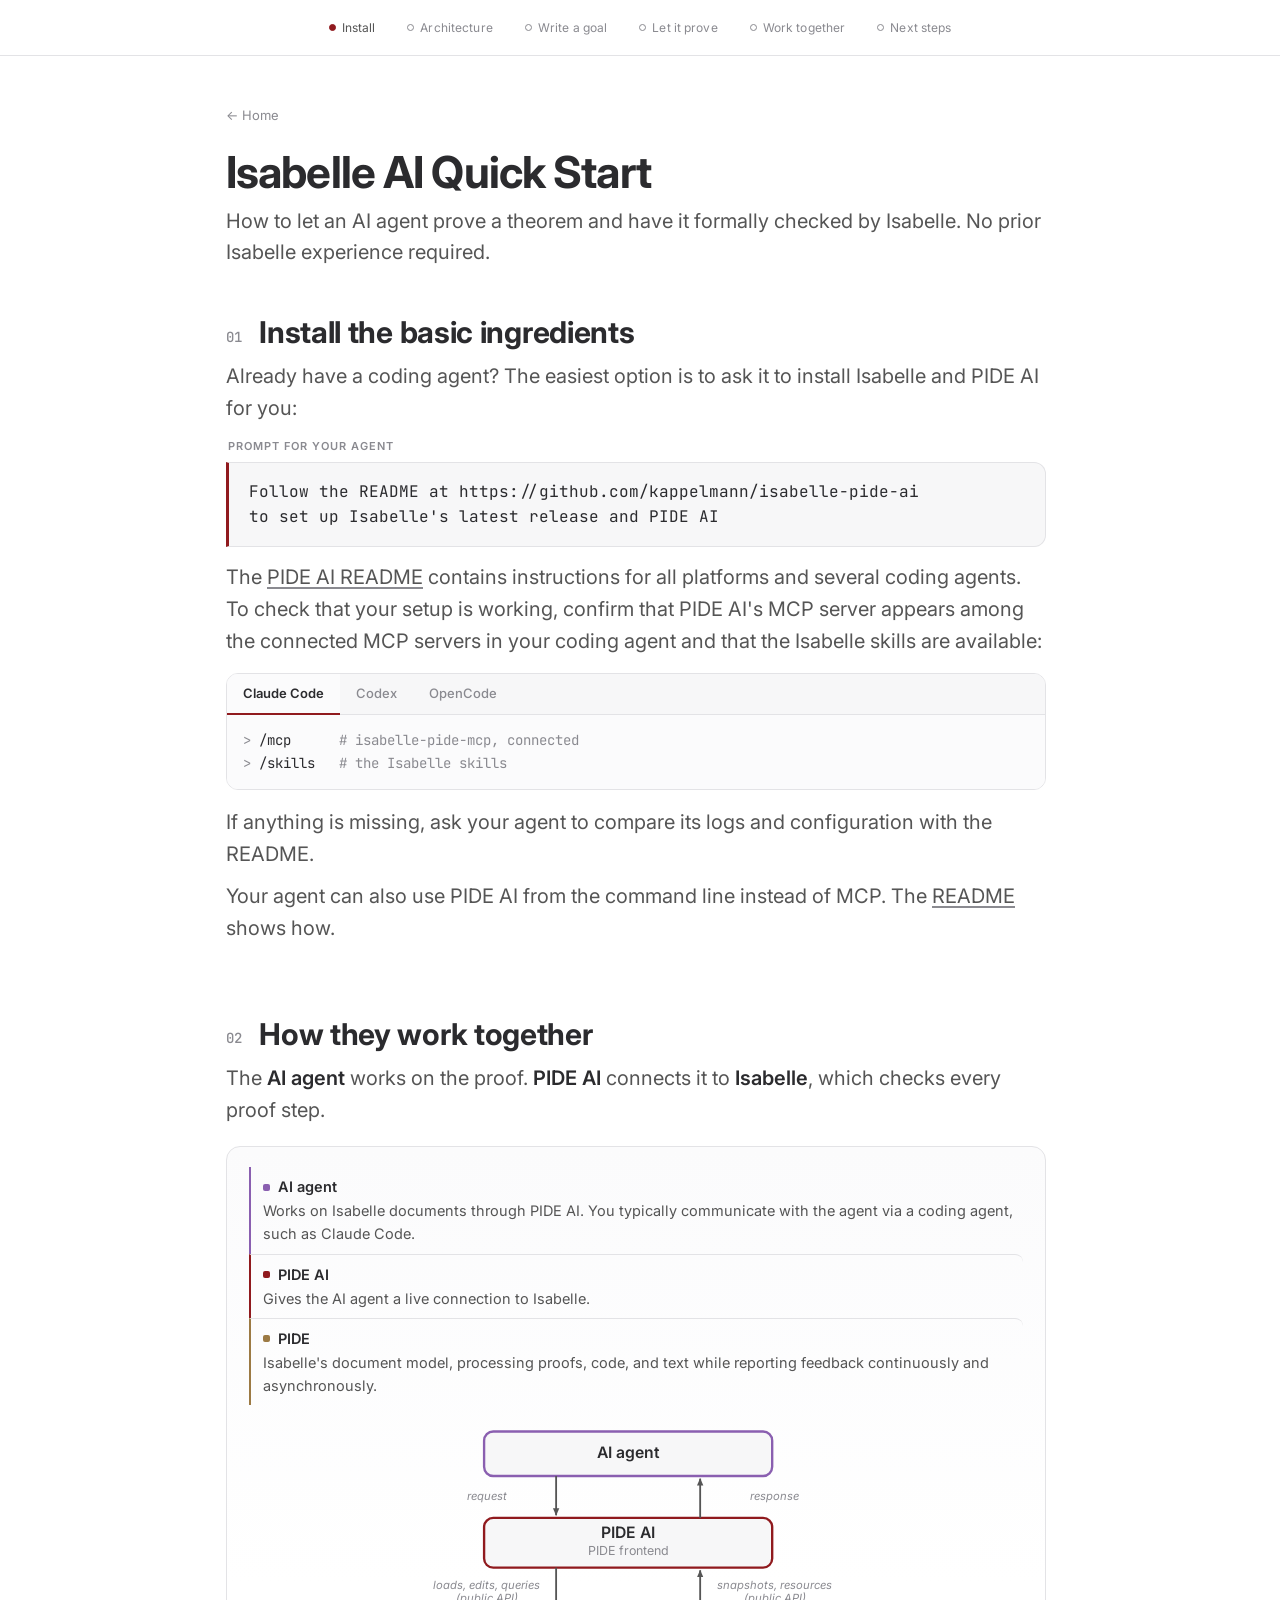
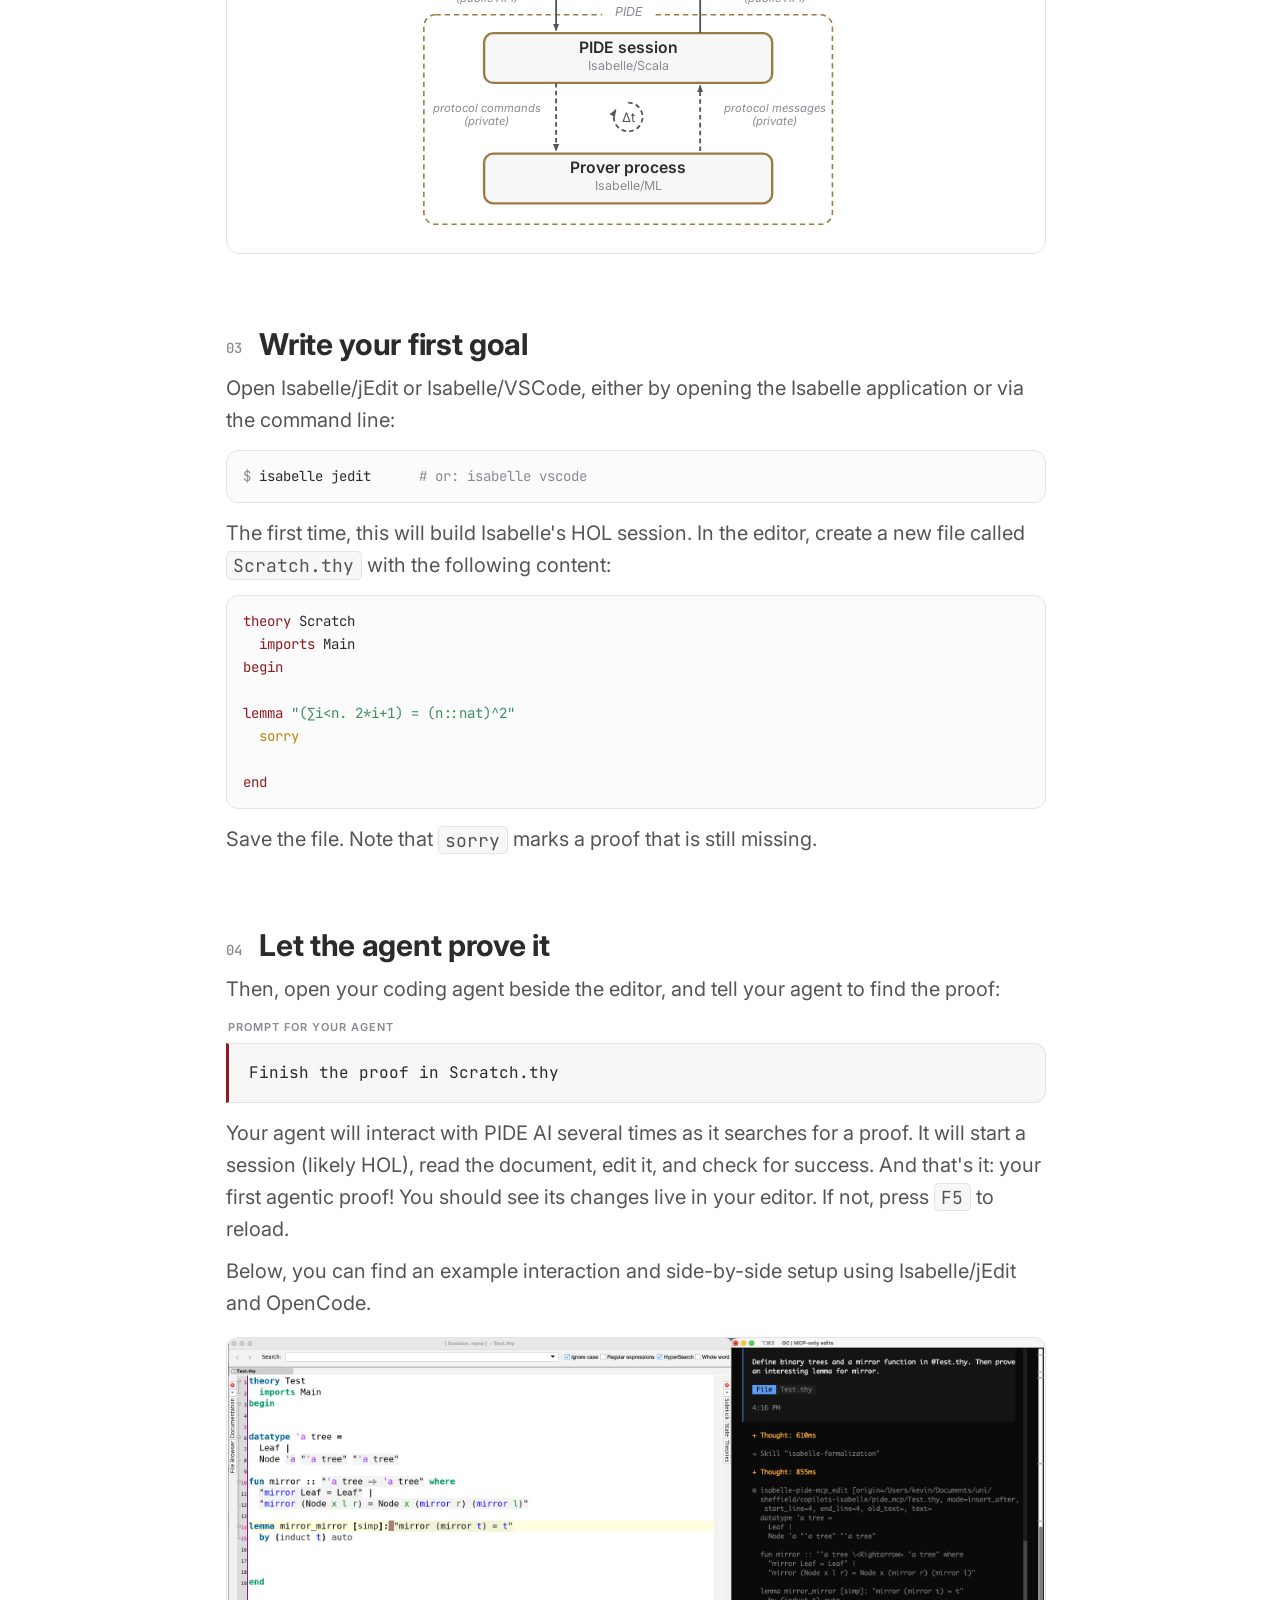
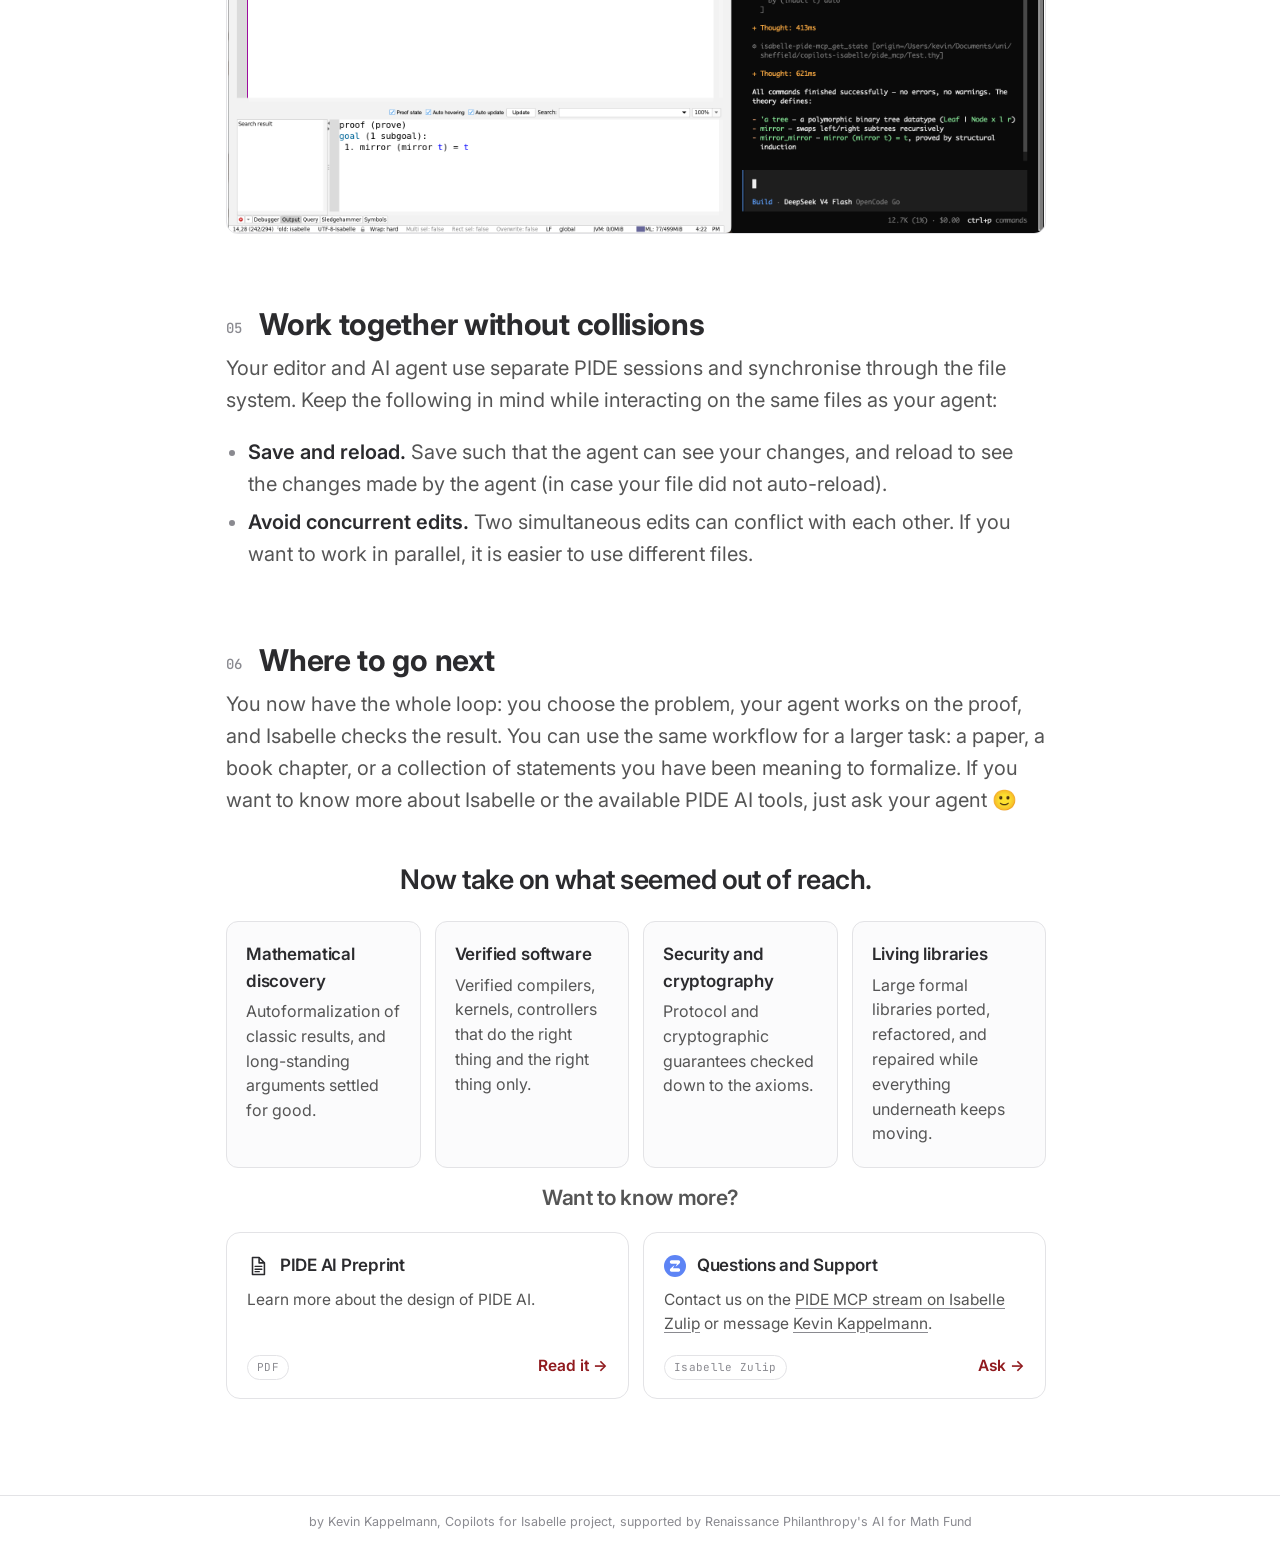
<file: quick-start/index.html>
<!doctype html>
<html lang="en-US">
<head>
<meta charset="utf-8">
<meta name="viewport" content="width=device-width, initial-scale=1">
<!-- ===========================================================================
     SEARCH AND SOCIAL COPY. Same rule as the home page: each string appears
     twice, once for Google and once for social cards, so edit them in pairs.
     tools/check.py fails if they drift, or if either runs long.

     This page has no #topic node in its JSON-LD, so the title is free of the
     home page's constraint that it open with the topic name.
     =========================================================================== -->
<title>Isabelle AI Quick Start</title>
<meta property="og:title" content="Isabelle AI Quick Start">

<meta name="description" content="Set up Isabelle and PIDE AI, then prove your first theorem with an AI coding agent.">
<meta property="og:description" content="Set up Isabelle and PIDE AI, then prove your first theorem with an AI coding agent.">

<meta property="og:image" content="https://formalproof.ai/assets/og.png">
<meta property="og:image:type" content="image/png">
<meta property="og:image:width" content="1200">
<meta property="og:image:height" content="630">
<meta property="og:image:alt" content="A robot wired by tin-can telephone into an Isabelle editor showing a finished proof.">

<meta name="author" content="Kevin Kappelmann">
<meta name="robots" content="index, follow, max-image-preview:large, max-snippet:-1">
<link rel="canonical" href="https://formalproof.ai/quick-start/">
<meta name="theme-color" content="#ffffff" media="(prefers-color-scheme: light)">
<meta name="theme-color" content="#101216" media="(prefers-color-scheme: dark)">
<meta property="og:type" content="article">
<meta property="og:site_name" content="formalproof.ai">
<meta property="og:locale" content="en_US">
<meta property="og:url" content="https://formalproof.ai/quick-start/">
<meta name="twitter:card" content="summary_large_image">

<link rel="icon" href="../assets/favicon.png" type="image/png">
<link rel="apple-touch-icon" href="../assets/apple-touch-icon.png">
<link rel="preconnect" href="https://fonts.googleapis.com">
<link rel="preconnect" href="https://fonts.gstatic.com" crossorigin>
<link href="https://fonts.googleapis.com/css2?family=Inter:wght@400;500;600;700&family=JetBrains+Mono:wght@400;500&display=swap" rel="stylesheet">
<link rel="stylesheet" href="../assets/style.css">
<link rel="stylesheet" href="../assets/quick-start.css">
<script type="application/ld+json">
{
  "@context": "https://schema.org",
  "@graph": [
    {
      "@type": "WebSite",
      "@id": "https://formalproof.ai/#website",
      "url": "https://formalproof.ai/",
      "name": "formalproof.ai",
      "inLanguage": "en-US"
    },
    {
      "@type": "HowTo",
      "@id": "https://formalproof.ai/quick-start/#howto",
      "name": "Isabelle AI Quick Start",
      "inLanguage": "en-US",
      "isPartOf": { "@id": "https://formalproof.ai/#website" },
      "step": [
        { "@type": "HowToStep", "name": "Install the basic ingredients", "url": "https://formalproof.ai/quick-start/#install" },
        { "@type": "HowToStep", "name": "How they work together", "url": "https://formalproof.ai/quick-start/#stack" },
        { "@type": "HowToStep", "name": "Write your first goal", "url": "https://formalproof.ai/quick-start/#write" },
        { "@type": "HowToStep", "name": "Let the agent prove it", "url": "https://formalproof.ai/quick-start/#prove" },
        { "@type": "HowToStep", "name": "Work together without collisions", "url": "https://formalproof.ai/quick-start/#beside" },
        { "@type": "HowToStep", "name": "Where to go next", "url": "https://formalproof.ai/quick-start/#next" }
      ]
    }
  ]
}
</script>
</head>
<body>

<main class="tut">

  <div class="tut-body">


      <a class="tut-home" href="../">&larr; Home</a>
      <h1 class="tut-title">Isabelle AI Quick Start</h1>
      <p class="tut-intro">
        How to let an AI agent prove a theorem and have it formally checked by Isabelle. No prior
        Isabelle experience required.
      </p>



      <!-- ============================ 1 ============================ -->
      <section class="step" id="install">
        <h2><span class="n">01</span> Install the basic ingredients</h2>
        <p>
          Already have a coding agent? The easiest option is to ask it to install Isabelle and
          PIDE AI for you:
        </p>

        <blockquote class="prompt-wrap">
          <span class="prompt-tag">Prompt for your agent</span>
          <code class="prompt">Follow the README at https://github.com/kappelmann/isabelle-pide-ai to set up Isabelle's latest release and PIDE AI</code>
        </blockquote>

        <p>
          The <a href="https://github.com/kappelmann/isabelle-pide-ai#readme">PIDE AI README</a>
          contains instructions for all platforms and several coding agents. To check that your
          setup is working, confirm that PIDE AI's MCP server appears among the connected MCP servers in your
          coding agent and that the Isabelle skills are available:
        </p>
        <div class="code-tabs">
        <div class="tabs" data-group="agent" role="group" aria-label="Coding agent">
            <input type="radio" name="agent" id="ag-claude" value="claude" checked><label for="ag-claude">Claude Code</label>
            <input type="radio" name="agent" id="ag-codex" value="codex"><label for="ag-codex">Codex</label>
            <input type="radio" name="agent" id="ag-opencode" value="opencode"><label for="ag-opencode">OpenCode</label>
        </div>

        <div class="panel-set">
          <div class="p-claude">
<pre class="out"><code><span class="p">&gt;</span> /mcp      <span class="c"># isabelle-pide-mcp, connected</span>
<span class="p">&gt;</span> /skills   <span class="c"># the Isabelle skills</span></code></pre>
          </div>
          <div class="p-codex">
<pre class="out"><code><span class="p">&gt;</span> /mcp      <span class="c"># isabelle-pide-mcp, connected</span></code></pre>
            <p>Codex has no documented command for listing skills. Check that the skill folders
              were copied, or ask your agent to verify it.</p>
          </div>
          <div class="p-opencode">
<pre class="out"><code><span class="p">&gt;</span> /mcp      <span class="c"># isabelle-pide-mcp, connected</span>
<span class="p">&gt;</span> /skills   <span class="c"># the Isabelle skills</span></code></pre>
          </div>
        </div>
        </div>

        <p>
          If anything is missing, ask your agent to compare its logs and configuration with the
          README.
        </p>

        <p>
          Your agent can also use PIDE AI from the command line instead of MCP. The
          <a href="https://github.com/kappelmann/isabelle-pide-ai#command-based-interaction">README</a>
          shows how.
        </p>
      </section>

      <section class="step" id="stack">
        <h2><span class="n">02</span> How they work together</h2>
        <p>
          The <b>AI agent</b> works on the proof. <b>PIDE AI</b> connects it to
          <b>Isabelle</b>, which checks every proof step.
        </p>

        <div class="arch">
          <ul>
            <li class="a-agent">
              <b>AI agent</b>
              Works on Isabelle documents through PIDE AI. You typically communicate with the
              agent via a coding agent, such as Claude Code.
            </li>
            <li class="a-mcp">
              <b>PIDE AI</b>
              Gives the AI agent a live connection to Isabelle.
            </li>
            <li class="a-isa">
              <b>PIDE</b>
              Isabelle's document model, processing proofs, code, and text while reporting
              feedback continuously and asynchronously.
            </li>
          </ul>

          <div class="arch-fig">
          <svg class="arch-svg" viewBox="98 4 336 314" role="img" aria-labelledby="archT archD">
            <title id="archT">How PIDE AI sits between your agent and Isabelle</title>
            <desc id="archD">Four layers. Your AI agent sends a request down to PIDE AI, the PIDE
              frontend, which loads, edits and queries a PIDE session in Isabelle/Scala. That session
              exchanges protocol messages with the prover process in Isabelle/ML, repeatedly and over
              time, and passes snapshots and resources back up. The session and the prover together
              form PIDE.</desc>
            <defs>
              <marker id="arch-head" viewBox="0 0 8 8" refX="6.6" refY="4"
                      markerWidth="4.6" markerHeight="4.6" orient="auto">
                <path class="head" d="M0,1 L7,4 L0,7 z"/>
              </marker>
            </defs>

            <rect class="group" data-part="isa" x="104" y="152" width="312" height="160" rx="9"/>
            <rect class="label-bg" x="240" y="145" width="40" height="14"/>
            <text class="t-grp" x="260" y="153">PIDE</text>

            <rect class="band" data-part="agent" x="150" y="12" width="220" height="34" rx="7"/>
            <text class="t" x="260" y="32">AI agent</text>

            <rect class="band" data-part="mcp" x="150" y="78" width="220" height="38" rx="7"/>
            <text class="t" x="260" y="93">PIDE AI</text>
            <text class="t-sub" x="260" y="106">PIDE frontend</text>

            <rect class="band" data-part="isa" x="150" y="166" width="220" height="38" rx="7"/>
            <text class="t" x="260" y="181">PIDE session</text>
            <text class="t-sub" x="260" y="194">Isabelle/Scala</text>

            <rect class="band" data-part="isa" x="150" y="258" width="220" height="38" rx="7"/>
            <text class="t" x="260" y="273">Prover process</text>
            <text class="t-sub" x="260" y="286">Isabelle/ML</text>

            <path class="lane" d="M205,46 V76"/>
            <path class="lane" d="M205,116 V164"/>
            <path class="lane dash" d="M205,204 V256"/>
            <path class="lane dash" d="M315,256 V206"/>
            <path class="lane" d="M315,166 V118"/>
            <path class="lane" d="M315,78 V48"/>

            <text class="t-lane" x="152" y="64">request</text>
            <text class="t-lane" x="152" y="132">loads, edits, queries</text>
            <text class="t-lane" x="152" y="142">(public API)</text>
            <text class="t-lane" x="152" y="226">protocol commands</text>
            <text class="t-lane" x="152" y="236">(private)</text>
            <text class="t-lane" x="372" y="226">protocol messages</text>
            <text class="t-lane" x="372" y="236">(private)</text>
            <text class="t-lane" x="372" y="132">snapshots, resources</text>
            <text class="t-lane" x="372" y="142">(public API)</text>
            <text class="t-lane" x="372" y="64">response</text>

            <path class="lane dash" d="M260,219 A11,11 0 0 1 260,241 A11,11 0 0 1 250.5,224.5"/>
            <text class="t-dt" x="260" y="233.5">&#916;t</text>
          </svg>
          </div>
        </div>

      </section>

      <!-- ============================ 2 ============================ -->
      <section class="step" id="write">
        <h2><span class="n">03</span> Write your first goal</h2>
        <p>
          Open Isabelle/jEdit or Isabelle/VSCode, either by opening the Isabelle application or
          via the command line:
        </p>
<pre><code><span class="p">$</span> isabelle jedit      <span class="c"># or: isabelle vscode</span></code></pre>
        <p>
          The first time, this will build Isabelle's HOL session. In the editor, create a new file
          called <code>Scratch.thy</code> with the following content:
        </p>
<pre><code><span class="k">theory</span> Scratch
  <span class="k">imports</span> Main
<span class="k">begin</span>

<span class="k">lemma</span> <span class="s">"(&sum;i&lt;n. 2*i+1) = (n::nat)^2"</span>
  <span class="warn">sorry</span>

<span class="k">end</span></code></pre>
        <p>
          Save the file. Note that <code>sorry</code> marks a proof that is still missing.
        </p>
      </section>

      <!-- ============================ 3 ============================ -->
      <section class="step" id="prove">
        <h2><span class="n">04</span> Let the agent prove it</h2>
        <p>
          Then, open your coding agent beside the editor, and tell your agent to find the proof:
        </p>

        <blockquote class="prompt-wrap">
          <span class="prompt-tag">Prompt for your agent</span>
          <code class="prompt">Finish the proof in Scratch.thy</code>
        </blockquote>

        <p>
          Your agent will interact with PIDE AI several times as it searches for a proof. It will
          start a session (likely HOL), read the document, edit it, and check for success. And
          that's it: your first agentic proof! You should see its changes live in your editor. If
          not, press <code>F5</code> to reload.
        </p>
        <p>
          Below, you can find an example interaction and side-by-side setup using Isabelle/jEdit
          and OpenCode.
        </p>
        <figure>
          <img class="shot" src="../assets/jedit-and-agent.png" width="2048" height="1242"
               alt="Isabelle/jEdit open beside a terminal running OpenCode."
               loading="lazy" decoding="async">
        </figure>
      </section>

      <!-- ============================ 4 ============================ -->
      <section class="step" id="beside">
        <h2><span class="n">05</span> Work together without collisions</h2>
        <p>
          Your editor and AI agent use separate PIDE sessions and synchronise through the file
          system. Keep the following in mind while interacting on the same files as your agent:
        </p>
        <ul>
          <li><b>Save and reload.</b> Save such that the agent can see your changes, and reload to
            see the changes made by the agent (in case your file did not auto-reload).</li>
          <li><b>Avoid concurrent edits.</b> Two simultaneous edits can conflict with each other.
            If you want to work in parallel, it is easier to use different files.</li>
        </ul>

        <figure class="tut-scene" hidden aria-hidden="true">
<div class="side-wrap">
    <svg class="side-svg" viewBox="-11.8 -2.55 20.65 4.9" role="img" aria-labelledby="sbT sbD">
    <title id="sbT">An agent and a person fixing the same proof together</title>
    <desc id="sbD">The robot is wired into a file and tries a proof that almost works; Isabelle reports an error and the robot looks glum. The woman at the same file says "let me help", runs Sledgehammer, and the missing lemma turns up – then both are smiling.</desc>
    <g class="b-calm" transform="translate(-9.48,0.35) scale(0.46)"><use href="#pm-robot-calm"/></g>
    <g class="b-glum" transform="translate(-9.48,0.35) scale(0.46)"><use href="#pm-robot-glum"/></g>
    <g class="b-glad" transform="translate(-9.48,0.35) scale(0.46)"><use href="#pm-robot-glad"/></g>
    <path class="twine" fill="none" stroke="#D8B87E" stroke-width="0.04218" stroke-linecap="round" d="M-6.86,0.9 C-5.95,1.03 -5.45,0.62 -4.96,0.55"/>
    <use href="#pm-wire-b" class="pulse b-pulse-out k-out" stroke-width="0.07029" stroke-linecap="round"/>
    <use href="#pm-wire-b" class="pulse b-pulse-state k-out" stroke-width="0.07029" stroke-linecap="round"/>
    <use href="#pm-wire-b" class="pulse b-pulse-back k-err" stroke-width="0.07029" stroke-linecap="round"/>
    <g transform="translate(-7.1,0.9) scale(0.4)"><use href="#pm-can"/></g>
    <g transform="translate(-4.72,0.55) scale(-0.4,0.4)"><use href="#pm-can"/></g>
    <g class="panel side-panel">
    <rect class="pane" x="-4.15" y="-1.4" width="8.6" height="3.1" rx="0.24"/>
    <rect class="pane-head" x="-4.15" y="-1.4" width="8.6" height="0.58" rx="0.24"/>
    <path class="pane-sep" d="M-4.15,-0.82h8.6"/>
    <path class="pane-sep" d="M-4.15,1.1h8.6"/>
    <image class="isa-badge badge-light" href="/assets/isabelle.svg" x="-3.87" y="-1.32" width="0.42" height="0.42" preserveAspectRatio="xMidYMid meet"/>
    <image class="isa-badge badge-dark" href="/assets/isabelle-dark.svg" x="-3.87" y="-1.32" width="0.42" height="0.42" preserveAspectRatio="xMidYMid meet"/>
    <text class="pane-logic" x="-3.29" y="-1.11">HOL</text>
    <text class="pane-file" x="4.13" y="-1.11" text-anchor="end">Scratch.thy</text>
    <text class="pane-code" x="-3.83" y="-0.42"><tspan class="kw">lemma</tspan><tspan> </tspan><tspan class="str">"(∑i&lt;n. 2*i+1) = (n::nat)^2"</tspan></text>
    <rect class="wash b-wash-run" x="-4.02" y="-0.13" width="8.34" height="0.44" rx="0.08"/>
    <rect class="wash b-wash-err" x="-4.02" y="-0.13" width="8.34" height="0.44" rx="0.08"/>
    <text class="pane-code b-v1" x="-3.61" y="0.08"><tspan class="warn">sorry</tspan></text>
    <text class="pane-code b-v2" x="-3.61" y="0.08"><tspan class="kw">by</tspan><tspan> (induct n) auto</tspan></text>
    <text class="pane-code b-v3" x="-3.61" y="0.08"><tspan class="kw">by</tspan><tspan> (induct n) (auto simp: power2_eq_square)</tspan></text>
    <clipPath id="pm-type"><rect class="type-rect" x="-3.61" y="0.28" width="0" height="0.6"/></clipPath>
    <g clip-path="url(#pm-type)">
    <text class="pane-code b-ham" x="-3.61" y="0.58"><tspan class="cmd">sledgehammer</tspan></text>
    </g>
    <rect class="caret" x="-3.61" y="0.36" width="0.075" height="0.44"/>
    <g class="pst b-st-idle tone-warn">
    <circle class="pane-dot" cx="-3.69" cy="1.39" r="0.1"/>
    <text class="pane-status" x="-3.43" y="1.39">1 subgoal left</text>
    </g>
    <g class="pst b-st-run tone-run">
    <circle class="pane-dot" cx="-3.69" cy="1.39" r="0.1"/>
    <text class="pane-status" x="-3.43" y="1.39">checking…</text>
    </g>
    <g class="pst b-st-err tone-err">
    <circle class="pane-dot" cx="-3.69" cy="1.39" r="0.1"/>
    <text class="pane-status" x="-3.43" y="1.39">error · Failed to finish proof</text>
    </g>
    <g class="pst b-st-ham tone-run">
    <circle class="pane-dot" cx="-3.69" cy="1.39" r="0.1"/>
    <text class="pane-status" x="-3.43" y="1.39">sledgehammer: (auto simp: power2_eq_square)</text>
    </g>
    <g class="pst b-st-done tone-ok">
    <circle class="pane-dot" cx="-3.69" cy="1.39" r="0.1"/>
    <text class="pane-status" x="-3.43" y="1.39">finished · 0 errors</text>
    </g>
    </g>
    <g class="pkt b-msg-out k-out"><rect x="-0.546" y="-0.19" width="1.092" height="0.38" rx="0.19"/><text>edit</text></g>
    <g class="pkt b-msg-state k-out"><rect x="-0.966" y="-0.19" width="1.932" height="0.38" rx="0.19"/><text>get_state</text></g>
    <g class="pkt b-msg-back k-err"><rect x="-0.798" y="-0.19" width="1.596" height="0.38" rx="0.19"/><text>1 error</text></g>
    <g class="h-calm" transform="translate(6.75,0.35) scale(0.5)">
    <g class="human">
    <path fill="#6E7C99" d="M-1.901,1.96 Q-2,1.55 -1.578,1.55 L1.578,1.55 Q2,1.55 1.901,1.96 L1.749,2.59 Q1.65,3 1.228,3 L-1.228,3 Q-1.65,3 -1.749,2.59 Z"/>
    <path stroke="#5A6680" stroke-width="0.03515" d="M-1.5,1.72H1.5"/>
    <path fill="none" stroke="#6E7C99" stroke-width="0.5272" stroke-linecap="round" stroke-linejoin="round" d="M-1.75,1.62L-2.95,1.9L-3.75,1.35"/>
    <path fill="none" stroke="#6E7C99" stroke-width="0.5272" stroke-linecap="round" stroke-linejoin="round" d="M1.75,1.62L2.9,1.95L3.3,2.6"/>
    <circle fill="#5A6680" cx="-1.75" cy="1.62" r="0.2"/>
    <circle fill="#5A6680" cx="-2.95" cy="1.9" r="0.2"/>
    <circle fill="#5A6680" cx="1.75" cy="1.62" r="0.2"/>
    <circle fill="#5A6680" cx="2.9" cy="1.95" r="0.2"/>
    <circle fill="#E0AE86" cx="-3.75" cy="1.35" r="0.34"/>
    <circle fill="#E0AE86" cx="3.3" cy="2.6" r="0.34"/>
    <rect fill="#C08F6B" x="-0.34" y="0.8" width="0.68" height="0.85"/>
    <path fill="#3A2F2B" d="M-1.5,-0.15 a1.5,1.62 0 0 1 3,0 L1.5,1.15 q-0.12,-0.9 -0.42,-1.25 L-1.08,-0.1 q-0.3,0.35 -0.42,1.25 Z"/>
    <ellipse fill="#E0AE86" cx="0" cy="-0.1" rx="1.2" ry="1.32"/>
    <path fill="#3A2F2B" d="M-1.24,-0.28 a1.26,1.4 0 0 1 2.48,0 q-0.55,-0.62 -1.32,-0.42 q-0.62,0.16 -1.16,0.42 Z"/>
    <g class="specs">
    <rect fill="#EEF1F5" fill-opacity="0.55" stroke="#2C2F35" stroke-width="0.07732" x="-1.08" y="-0.52" width="0.84" height="0.72" rx="0.24"/>
    <rect fill="#EEF1F5" fill-opacity="0.55" stroke="#2C2F35" stroke-width="0.07732" x="0.1" y="-0.52" width="0.84" height="0.72" rx="0.24"/>
    <path fill="none" stroke="#2C2F35" stroke-width="0.07732" d="M-0.24,-0.2 q0.11,-0.12 0.22,0"/>
    <path fill="none" stroke="#2C2F35" stroke-width="0.07029" d="M-1.08,-0.26 L-1.24,-0.34"/>
    </g>
    <g class="eyes">
    <circle fill="#2C2F35" cx="-0.78" cy="-0.16" r="0.15"/>
    <circle fill="#2C2F35" cx="0.4" cy="-0.16" r="0.15"/>
    </g>
    <path class="mouth" fill="none" stroke="#C08F6B" stroke-width="0.08435" stroke-linecap="round" d="M-0.3,0.52 q0.3,0.26 0.6,-0.04"/>
    </g>
    </g>
    <g class="h-glad" transform="translate(6.75,0.35) scale(0.5)">
    <g class="human">
    <path fill="#6E7C99" d="M-1.901,1.96 Q-2,1.55 -1.578,1.55 L1.578,1.55 Q2,1.55 1.901,1.96 L1.749,2.59 Q1.65,3 1.228,3 L-1.228,3 Q-1.65,3 -1.749,2.59 Z"/>
    <path stroke="#5A6680" stroke-width="0.03515" d="M-1.5,1.72H1.5"/>
    <path fill="none" stroke="#6E7C99" stroke-width="0.5272" stroke-linecap="round" stroke-linejoin="round" d="M-1.75,1.62L-2.95,1.9L-3.75,1.35"/>
    <path fill="none" stroke="#6E7C99" stroke-width="0.5272" stroke-linecap="round" stroke-linejoin="round" d="M1.75,1.62L2.9,1.95L3.3,2.6"/>
    <circle fill="#5A6680" cx="-1.75" cy="1.62" r="0.2"/>
    <circle fill="#5A6680" cx="-2.95" cy="1.9" r="0.2"/>
    <circle fill="#5A6680" cx="1.75" cy="1.62" r="0.2"/>
    <circle fill="#5A6680" cx="2.9" cy="1.95" r="0.2"/>
    <circle fill="#E0AE86" cx="-3.75" cy="1.35" r="0.34"/>
    <circle fill="#E0AE86" cx="3.3" cy="2.6" r="0.34"/>
    <rect fill="#C08F6B" x="-0.34" y="0.8" width="0.68" height="0.85"/>
    <path fill="#3A2F2B" d="M-1.5,-0.15 a1.5,1.62 0 0 1 3,0 L1.5,1.15 q-0.12,-0.9 -0.42,-1.25 L-1.08,-0.1 q-0.3,0.35 -0.42,1.25 Z"/>
    <ellipse fill="#E0AE86" cx="0" cy="-0.1" rx="1.2" ry="1.32"/>
    <path fill="#3A2F2B" d="M-1.24,-0.28 a1.26,1.4 0 0 1 2.48,0 q-0.55,-0.62 -1.32,-0.42 q-0.62,0.16 -1.16,0.42 Z"/>
    <g class="specs">
    <rect fill="#EEF1F5" fill-opacity="0.55" stroke="#2C2F35" stroke-width="0.07732" x="-1.08" y="-0.52" width="0.84" height="0.72" rx="0.24"/>
    <rect fill="#EEF1F5" fill-opacity="0.55" stroke="#2C2F35" stroke-width="0.07732" x="0.1" y="-0.52" width="0.84" height="0.72" rx="0.24"/>
    <path fill="none" stroke="#2C2F35" stroke-width="0.07732" d="M-0.24,-0.2 q0.11,-0.12 0.22,0"/>
    <path fill="none" stroke="#2C2F35" stroke-width="0.07029" d="M-1.08,-0.26 L-1.24,-0.34"/>
    </g>
    <g class="eyes">
    <circle fill="#2C2F35" cx="-0.78" cy="-0.16" r="0.15"/>
    <circle fill="#2C2F35" cx="0.4" cy="-0.16" r="0.15"/>
    </g>
    <path class="mouth" fill="none" stroke="#C08F6B" stroke-width="0.08435" stroke-linecap="round" d="M-0.32,0.46 q0.32,0.42 0.64,-0.06"/>
    </g>
    </g>
    <g class="b-hammer" transform="translate(4.595,0.725) scale(0.021875) translate(-24,-24)">
    <g transform="rotate(-38 24 24)">
    <rect x="21.6" y="15" width="4.8" height="27" rx="2.4" fill="#9C7A44"/>
    <rect x="9.5" y="5" width="29" height="12.4" rx="2.6" fill="#C3C8CE" stroke="#2C2F35" stroke-width="1.7"/>
    <rect x="19.6" y="5" width="8.8" height="12.4" fill="#9AA1AB"/>
    </g></g>
    <g class="bubble">
    <rect x="4.9" y="-1.69" width="3.0" height="0.84" rx="0.42"/>
    <path d="M6.9,-0.93 l0.34,0.5 l-0.02,-0.52 Z"/>
    <text x="6.4" y="-1.27" text-anchor="middle">let me help</text>
    </g>
    </svg>
    </div>
        <figcaption>
          One proof, passed back and forth. When the agent gets stuck, you can step in and help.
        </figcaption>
        </figure>

      </section>

      <!-- ============================ 6 ============================ -->
      <section class="step" id="next">
        <h2><span class="n">06</span> Where to go next</h2>
        <p>
          You now have the whole loop: you choose the problem, your agent works on the proof, and
          Isabelle checks the result. You can use the same workflow for a larger task: a paper, a
          book chapter, or a collection of statements you have been meaning to formalize. If you
          want to know more about Isabelle or the available PIDE AI tools, just ask your agent 🙂
        </p>
        <div class="uses">
          <h3>Now take on what seemed out of reach.</h3>
          <ul class="use-grid">
            <li>
              <b>Mathematical discovery</b>
              Autoformalization of classic results, and long-standing arguments settled for good.
            </li>
            <li>
              <b>Verified software</b>
              Verified compilers, kernels, controllers that do the right thing and the right thing
              only.
            </li>
            <li>
              <b>Security and cryptography</b>
              Protocol and cryptographic guarantees checked down to the axioms.
            </li>
            <li>
              <b>Living libraries</b>
              Large formal libraries ported, refactored, and repaired while everything underneath
              keeps moving.
            </li>
          </ul>
        </div>
        <h3 class="more-head">Want to know more?</h3>
        <div class="more-grid">
          <a class="start-card" href="https://hal.science/hal-05748384">
            <span class="start-head">
              <svg class="start-logo" viewBox="0 0 24 24" fill="none" aria-hidden="true">
                <path d="M6 2.8h7.2L19 8.6V21.2H6z" fill="none" stroke="currentColor"
                      stroke-width="1.7" stroke-linejoin="round"/>
                <path d="M13.2 2.8V8.6H19" fill="none" stroke="currentColor" stroke-width="1.7"
                      stroke-linejoin="round"/>
                <path d="M8.8 12.4h7.4M8.8 15.6h7.4M8.8 18.2h4.6" stroke="currentColor"
                      stroke-width="1.5" stroke-linecap="round"/>
              </svg>
              PIDE AI Preprint
            </span>
            <span class="start-body">Learn more about the design of PIDE AI.</span>
            <span class="start-foot">
              <span class="lic">PDF</span>
              <span class="go">Read it &rarr;</span>
            </span>
          </a>

          <div class="start-card">
            <span class="start-head">
              <svg class="start-logo" viewBox="0 0 773.12 773.12" aria-hidden="true">
                <circle cx="386.56" cy="386.56" r="386.56" fill="#5d84f5"/>
                <path d="M566.66 527.25c0 33.03-24.23 60.05-53.84 60.05H260.29c-29.61 0-53.84-27.02-53.84-60.05 0-20.22 9.09-38.2 22.93-49.09l134.37-120c2.5-2.14 5.74 1.31 3.94 4.19l-49.29 98.69c-1.38 2.76.41 6.16 3.25 6.16h191.18c29.61 0 53.83 27.03 53.83 60.05zm0-281.39c0 20.22-9.09 38.2-22.93 49.09l-134.37 120c-2.5 2.14-5.74-1.31-3.94-4.19l49.29-98.69c1.38-2.76-.41-6.16-3.25-6.16H260.29c-29.61 0-53.84-27.02-53.84-60.05s24.23-60.05 53.84-60.05h252.54c29.61 0 53.83 27.02 53.83 60.05z" fill="#fff"/>
              </svg>
              Questions and Support
            </span>
            <span class="start-body">Contact us on the
              <a href="https://isabelle.zulipchat.com/#narrow/channel/202967-New-Members-.26-Projects/topic/PIDE.20MCP">PIDE MCP stream on Isabelle Zulip</a>
              or message <a href="https://github.com/kappelmann/">Kevin Kappelmann</a>.</span>
            <span class="start-foot">
              <span class="lic">Isabelle Zulip</span>
              <a class="go" href="https://isabelle.zulipchat.com/#narrow/channel/202967-New-Members-.26-Projects/topic/PIDE.20MCP">Ask &rarr;</a>
            </span>
          </div>
        </div>
      </section>

  </div>
</main>

<nav class="rail" aria-label="Sections">
  <a href="#install"><i></i><span>Install</span></a>
  <a href="#stack"><i></i><span>Architecture</span></a>
  <a href="#write"><i></i><span>Write a goal</span></a>
  <a href="#prove"><i></i><span>Let it prove</span></a>
  <a href="#beside"><i></i><span>Work together</span></a>
  <a href="#next"><i></i><span>Next steps</span></a>
</nav>

<footer>
  <span>by <a href="https://github.com/kappelmann/">Kevin Kappelmann</a>, <a href="https://www.renaissancephilanthropy.org/copilots-for-isabelle-learning-logical-structure-for-a-better-proving-experience">Copilots for Isabelle</a> project, supported by Renaissance Philanthropy's AI for Math Fund</span>
</footer>

<svg class="pm-defs" width="0" height="0" aria-hidden="true" focusable="false">
    <defs>
    <g id="pm-robot">
    <g class="robot">
    <path fill="#7C838D" d="M-1.884,2.006 Q-2,1.6 -1.578,1.6 L1.578,1.6 Q2,1.6 1.884,2.006 L1.716,2.594 Q1.6,3 1.178,3 L-1.178,3 Q-1.6,3 -1.716,2.594 Z"/>
    <path stroke="#2C2F35" stroke-width="0.03515" d="M-1.5,1.75H1.5"/>
    <rect fill="#2C2F35" x="-0.42" y="1.0" width="0.84" height="0.75"/>
    <path fill="none" stroke="#7C838D" stroke-width="0.5272" stroke-linecap="round" stroke-linejoin="round" d="M-1.8,1.68 L-3.05,1.8 L-3.4,-0.15"/>
    <path fill="none" stroke="#7C838D" stroke-width="0.5272" stroke-linecap="round" stroke-linejoin="round" d="M1.8,1.68 L3.05,1.8 L3.4,-0.15"/>
    <circle fill="#2C2F35" cx="-1.8" cy="1.68" r="0.23"/>
    <circle fill="#9AA1AB" cx="-1.8" cy="1.68" r="0.09"/>
    <circle fill="#2C2F35" cx="-3.05" cy="1.8" r="0.23"/>
    <circle fill="#9AA1AB" cx="-3.05" cy="1.8" r="0.09"/>
    <circle fill="#2C2F35" cx="-3.4" cy="-0.15" r="0.23"/>
    <circle fill="#9AA1AB" cx="-3.4" cy="-0.15" r="0.09"/>
    <circle fill="#2C2F35" cx="1.8" cy="1.68" r="0.23"/>
    <circle fill="#9AA1AB" cx="1.8" cy="1.68" r="0.09"/>
    <circle fill="#2C2F35" cx="3.05" cy="1.8" r="0.23"/>
    <circle fill="#9AA1AB" cx="3.05" cy="1.8" r="0.09"/>
    <circle fill="#2C2F35" cx="3.4" cy="-0.15" r="0.23"/>
    <circle fill="#9AA1AB" cx="3.4" cy="-0.15" r="0.09"/>
    <circle fill="#2C2F35" cx="0" cy="2.25" r="0.34"/>
    <circle class="core" fill="#901A1E" cx="0" cy="2.25" r="0.26" stroke="#9AA1AB" stroke-width="0.03515"/>
    <rect fill="#7C838D" x="-1.55" y="-1.05" width="3.1" height="2.1" rx="0.3515"/>
    <rect fill="#EEF1F5" stroke="#2C2F35" stroke-width="0.03515" x="-1.3" y="-0.8" width="2.6" height="1.6" rx="0.2109"/>
    <g class="eyes">
    <circle fill="#2C2F35" cx="-0.55" cy="-0.2" r="0.16"/>
    <circle fill="#2C2F35" cx="0.55" cy="-0.2" r="0.16"/>
    </g>
    <path class="mouth m-flat" fill="none" stroke="#2C2F35" stroke-width="0.07732" stroke-linecap="round" stroke-linejoin="round" d="M-0.45,0.35H0.45"/>
    <path class="mouth m-sad" fill="none" stroke="#2C2F35" stroke-width="0.07732" stroke-linecap="round" stroke-linejoin="round" d="M-0.46,0.46 Q0,0.12 0.46,0.46"/>
    <path class="mouth m-happy" fill="none" stroke="#2C2F35" stroke-width="0.07732" stroke-linecap="round" stroke-linejoin="round" d="M-0.46,0.24 Q0,0.58 0.46,0.24"/>
    <path fill="none" stroke="#7C838D" stroke-width="0.123" stroke-linecap="round" d="M0,-1.05V-1.45"/>
    <circle class="blip" fill="#901A1E" cx="0" cy="-1.52" r="0.1"/>
    <path fill="none" stroke="#2C2F35" stroke-width="0.4569" stroke-linecap="round" d="M-3.4,-0.15L-3.72,-0.58"/>
    <g transform="translate(-3.82,-0.9)"><g class="saw saw-story">
    <circle fill="#C3C8CE" cx="0" cy="0" r="0.5"/>
    <path fill="#C3C8CE" d="M0.5,-0 L0.6276,-0.05491 L0.4908,-0.0954Z M0.4755,-0.1545 L0.5799,-0.2462 L0.4373,-0.2424Z M0.4045,-0.2939 L0.4755,-0.4133 L0.341,-0.3657Z M0.2939,-0.4045 L0.3245,-0.54 L0.2113,-0.4532Z M0.1545,-0.4755 L0.1417,-0.6139 L0.06093,-0.4963Z M3.062e-17,-0.5 L-0.05491,-0.6276 L-0.0954,-0.4908Z M-0.1545,-0.4755 L-0.2462,-0.5799 L-0.2424,-0.4373Z M-0.2939,-0.4045 L-0.4133,-0.4755 L-0.3657,-0.341Z M-0.4045,-0.2939 L-0.54,-0.3245 L-0.4532,-0.2113Z M-0.4755,-0.1545 L-0.6139,-0.1417 L-0.4963,-0.06093Z M-0.5,-6.123e-17 L-0.6276,0.05491 L-0.4908,0.0954Z M-0.4755,0.1545 L-0.5799,0.2462 L-0.4373,0.2424Z M-0.4045,0.2939 L-0.4755,0.4133 L-0.341,0.3657Z M-0.2939,0.4045 L-0.3245,0.54 L-0.2113,0.4532Z M-0.1545,0.4755 L-0.1417,0.6139 L-0.06093,0.4963Z M-9.185e-17,0.5 L0.05491,0.6276 L0.0954,0.4908Z M0.1545,0.4755 L0.2462,0.5799 L0.2424,0.4373Z M0.2939,0.4045 L0.4133,0.4755 L0.3657,0.341Z M0.4045,0.2939 L0.54,0.3245 L0.4532,0.2113Z M0.4755,0.1545 L0.6139,0.1417 L0.4963,0.06093Z"/>
    <circle fill="none" stroke="#2C2F35" stroke-width="0.02812" cx="0" cy="0" r="0.5"/>
    <path fill="none" stroke="#2C2F35" stroke-width="0.08787" stroke-linecap="round" d="M0.1732,-0.1L0.3291,-0.19 M-0.1732,-0.1L-0.3291,-0.19 M-3.674e-17,0.2L-6.98e-17,0.38"/>
    <circle fill="#2C2F35" cx="0" cy="0" r="0.12"/>
    <circle fill="#C3C8CE" cx="0" cy="0" r="0.05"/>
    </g></g>
    <g transform="translate(3.4,-0.15) rotate(-52)">
    <rect fill="#2C2F35" x="-0.2" y="-0.05" width="0.4" height="0.83" rx="0.1406"/>
    <rect fill="#7C838D" x="-0.33" y="-0.95" width="0.66" height="1.07" rx="0.246"/>
    <rect fill="#9AA1AB" x="-0.22" y="-0.45" width="0.44" height="0.33" rx="0.1054"/>
    <rect fill="#2C2F35" x="-0.17" y="-1.12" width="0.34" height="0.17"/>
    <clipPath id="pm-bit-story"><path d="M-0.07,-1.12L0.07,-1.12L0,-1.78Z"/></clipPath>
    <path fill="#C3C8CE" d="M-0.07,-1.12L0.07,-1.12L0,-1.78Z"/>
    <g clip-path="url(#pm-bit-story)">
    <path class="flutes flutes-story" fill="none" stroke="#2C2F35" stroke-width="0.02109" d="M-0.05,1.3L0.045,1.16 M-0.05,1.08L0.045,0.94 M-0.05,0.86L0.045,0.72 M-0.05,0.64L0.045,0.5 M-0.05,0.42L0.045,0.28 M-0.05,0.2L0.045,0.06 M-0.05,-0.02L0.045,-0.16 M-0.05,-0.24L0.045,-0.38 M-0.05,-0.46L0.045,-0.6 M-0.05,-0.68L0.045,-0.82 M-0.05,-0.9L0.045,-1.04 M-0.05,-1.12L0.045,-1.26 M-0.05,-1.34L0.045,-1.48 M-0.05,-1.56L0.045,-1.7 M-0.05,-1.78L0.045,-1.92 M-0.05,-2L0.045,-2.14"/>
    </g>
    </g>
    </g>
    </g>
    <g id="pm-robot-calm">
    <g class="robot">
    <path fill="#7C838D" d="M-1.884,2.006 Q-2,1.6 -1.578,1.6 L1.578,1.6 Q2,1.6 1.884,2.006 L1.716,2.594 Q1.6,3 1.178,3 L-1.178,3 Q-1.6,3 -1.716,2.594 Z"/>
    <path stroke="#2C2F35" stroke-width="0.03515" d="M-1.5,1.75H1.5"/>
    <rect fill="#2C2F35" x="-0.42" y="1.0" width="0.84" height="0.75"/>
    <path fill="none" stroke="#7C838D" stroke-width="0.5272" stroke-linecap="round" stroke-linejoin="round" d="M-1.8,1.68 L-3.05,1.8 L-3.4,-0.15"/>
    <path fill="none" stroke="#7C838D" stroke-width="0.5272" stroke-linecap="round" stroke-linejoin="round" d="M1.8,1.68 L3.05,1.8 L3.4,-0.15"/>
    <circle fill="#2C2F35" cx="-1.8" cy="1.68" r="0.23"/>
    <circle fill="#9AA1AB" cx="-1.8" cy="1.68" r="0.09"/>
    <circle fill="#2C2F35" cx="-3.05" cy="1.8" r="0.23"/>
    <circle fill="#9AA1AB" cx="-3.05" cy="1.8" r="0.09"/>
    <circle fill="#2C2F35" cx="-3.4" cy="-0.15" r="0.23"/>
    <circle fill="#9AA1AB" cx="-3.4" cy="-0.15" r="0.09"/>
    <circle fill="#2C2F35" cx="1.8" cy="1.68" r="0.23"/>
    <circle fill="#9AA1AB" cx="1.8" cy="1.68" r="0.09"/>
    <circle fill="#2C2F35" cx="3.05" cy="1.8" r="0.23"/>
    <circle fill="#9AA1AB" cx="3.05" cy="1.8" r="0.09"/>
    <circle fill="#2C2F35" cx="3.4" cy="-0.15" r="0.23"/>
    <circle fill="#9AA1AB" cx="3.4" cy="-0.15" r="0.09"/>
    <circle fill="#2C2F35" cx="0" cy="2.25" r="0.34"/>
    <circle class="core" fill="#901A1E" cx="0" cy="2.25" r="0.26" stroke="#9AA1AB" stroke-width="0.03515"/>
    <rect fill="#7C838D" x="-1.55" y="-1.05" width="3.1" height="2.1" rx="0.3515"/>
    <rect fill="#EEF1F5" stroke="#2C2F35" stroke-width="0.03515" x="-1.3" y="-0.8" width="2.6" height="1.6" rx="0.2109"/>
    <g class="eyes">
    <circle fill="#2C2F35" cx="-0.55" cy="-0.2" r="0.16"/>
    <circle fill="#2C2F35" cx="0.55" cy="-0.2" r="0.16"/>
    </g>
    <path class="mouth m-fixed" fill="none" stroke="#2C2F35" stroke-width="0.07732" stroke-linecap="round" stroke-linejoin="round" d="M-0.45,0.35H0.45"/>
    <path fill="none" stroke="#7C838D" stroke-width="0.123" stroke-linecap="round" d="M0,-1.05V-1.45"/>
    <circle class="blip" fill="#901A1E" cx="0" cy="-1.52" r="0.1"/>
    <path fill="none" stroke="#2C2F35" stroke-width="0.4569" stroke-linecap="round" d="M-3.4,-0.15L-3.72,-0.58"/>
    <g transform="translate(-3.82,-0.9)"><g class="saw">
    <circle fill="#C3C8CE" cx="0" cy="0" r="0.5"/>
    <path fill="#C3C8CE" d="M0.5,-0 L0.6276,-0.05491 L0.4908,-0.0954Z M0.4755,-0.1545 L0.5799,-0.2462 L0.4373,-0.2424Z M0.4045,-0.2939 L0.4755,-0.4133 L0.341,-0.3657Z M0.2939,-0.4045 L0.3245,-0.54 L0.2113,-0.4532Z M0.1545,-0.4755 L0.1417,-0.6139 L0.06093,-0.4963Z M3.062e-17,-0.5 L-0.05491,-0.6276 L-0.0954,-0.4908Z M-0.1545,-0.4755 L-0.2462,-0.5799 L-0.2424,-0.4373Z M-0.2939,-0.4045 L-0.4133,-0.4755 L-0.3657,-0.341Z M-0.4045,-0.2939 L-0.54,-0.3245 L-0.4532,-0.2113Z M-0.4755,-0.1545 L-0.6139,-0.1417 L-0.4963,-0.06093Z M-0.5,-6.123e-17 L-0.6276,0.05491 L-0.4908,0.0954Z M-0.4755,0.1545 L-0.5799,0.2462 L-0.4373,0.2424Z M-0.4045,0.2939 L-0.4755,0.4133 L-0.341,0.3657Z M-0.2939,0.4045 L-0.3245,0.54 L-0.2113,0.4532Z M-0.1545,0.4755 L-0.1417,0.6139 L-0.06093,0.4963Z M-9.185e-17,0.5 L0.05491,0.6276 L0.0954,0.4908Z M0.1545,0.4755 L0.2462,0.5799 L0.2424,0.4373Z M0.2939,0.4045 L0.4133,0.4755 L0.3657,0.341Z M0.4045,0.2939 L0.54,0.3245 L0.4532,0.2113Z M0.4755,0.1545 L0.6139,0.1417 L0.4963,0.06093Z"/>
    <circle fill="none" stroke="#2C2F35" stroke-width="0.02812" cx="0" cy="0" r="0.5"/>
    <path fill="none" stroke="#2C2F35" stroke-width="0.08787" stroke-linecap="round" d="M0.1732,-0.1L0.3291,-0.19 M-0.1732,-0.1L-0.3291,-0.19 M-3.674e-17,0.2L-6.98e-17,0.38"/>
    <circle fill="#2C2F35" cx="0" cy="0" r="0.12"/>
    <circle fill="#C3C8CE" cx="0" cy="0" r="0.05"/>
    </g></g>
    <g transform="translate(3.4,-0.15) rotate(-52)">
    <rect fill="#2C2F35" x="-0.2" y="-0.05" width="0.4" height="0.83" rx="0.1406"/>
    <rect fill="#7C838D" x="-0.33" y="-0.95" width="0.66" height="1.07" rx="0.246"/>
    <rect fill="#9AA1AB" x="-0.22" y="-0.45" width="0.44" height="0.33" rx="0.1054"/>
    <rect fill="#2C2F35" x="-0.17" y="-1.12" width="0.34" height="0.17"/>
    <clipPath id="pm-bit-calm"><path d="M-0.07,-1.12L0.07,-1.12L0,-1.78Z"/></clipPath>
    <path fill="#C3C8CE" d="M-0.07,-1.12L0.07,-1.12L0,-1.78Z"/>
    <g clip-path="url(#pm-bit-calm)">
    <path class="flutes" fill="none" stroke="#2C2F35" stroke-width="0.02109" d="M-0.05,1.3L0.045,1.16 M-0.05,1.08L0.045,0.94 M-0.05,0.86L0.045,0.72 M-0.05,0.64L0.045,0.5 M-0.05,0.42L0.045,0.28 M-0.05,0.2L0.045,0.06 M-0.05,-0.02L0.045,-0.16 M-0.05,-0.24L0.045,-0.38 M-0.05,-0.46L0.045,-0.6 M-0.05,-0.68L0.045,-0.82 M-0.05,-0.9L0.045,-1.04 M-0.05,-1.12L0.045,-1.26 M-0.05,-1.34L0.045,-1.48 M-0.05,-1.56L0.045,-1.7 M-0.05,-1.78L0.045,-1.92 M-0.05,-2L0.045,-2.14"/>
    </g>
    </g>
    </g>
    </g>
    <g id="pm-robot-glum">
    <g class="robot">
    <path fill="#7C838D" d="M-1.884,2.006 Q-2,1.6 -1.578,1.6 L1.578,1.6 Q2,1.6 1.884,2.006 L1.716,2.594 Q1.6,3 1.178,3 L-1.178,3 Q-1.6,3 -1.716,2.594 Z"/>
    <path stroke="#2C2F35" stroke-width="0.03515" d="M-1.5,1.75H1.5"/>
    <rect fill="#2C2F35" x="-0.42" y="1.0" width="0.84" height="0.75"/>
    <path fill="none" stroke="#7C838D" stroke-width="0.5272" stroke-linecap="round" stroke-linejoin="round" d="M-1.8,1.68 L-3.05,1.8 L-3.4,-0.15"/>
    <path fill="none" stroke="#7C838D" stroke-width="0.5272" stroke-linecap="round" stroke-linejoin="round" d="M1.8,1.68 L3.05,1.8 L3.4,-0.15"/>
    <circle fill="#2C2F35" cx="-1.8" cy="1.68" r="0.23"/>
    <circle fill="#9AA1AB" cx="-1.8" cy="1.68" r="0.09"/>
    <circle fill="#2C2F35" cx="-3.05" cy="1.8" r="0.23"/>
    <circle fill="#9AA1AB" cx="-3.05" cy="1.8" r="0.09"/>
    <circle fill="#2C2F35" cx="-3.4" cy="-0.15" r="0.23"/>
    <circle fill="#9AA1AB" cx="-3.4" cy="-0.15" r="0.09"/>
    <circle fill="#2C2F35" cx="1.8" cy="1.68" r="0.23"/>
    <circle fill="#9AA1AB" cx="1.8" cy="1.68" r="0.09"/>
    <circle fill="#2C2F35" cx="3.05" cy="1.8" r="0.23"/>
    <circle fill="#9AA1AB" cx="3.05" cy="1.8" r="0.09"/>
    <circle fill="#2C2F35" cx="3.4" cy="-0.15" r="0.23"/>
    <circle fill="#9AA1AB" cx="3.4" cy="-0.15" r="0.09"/>
    <circle fill="#2C2F35" cx="0" cy="2.25" r="0.34"/>
    <circle class="core" fill="#901A1E" cx="0" cy="2.25" r="0.26" stroke="#9AA1AB" stroke-width="0.03515"/>
    <rect fill="#7C838D" x="-1.55" y="-1.05" width="3.1" height="2.1" rx="0.3515"/>
    <rect fill="#EEF1F5" stroke="#2C2F35" stroke-width="0.03515" x="-1.3" y="-0.8" width="2.6" height="1.6" rx="0.2109"/>
    <g class="eyes">
    <circle fill="#2C2F35" cx="-0.55" cy="-0.2" r="0.16"/>
    <circle fill="#2C2F35" cx="0.55" cy="-0.2" r="0.16"/>
    </g>
    <path class="mouth m-fixed" fill="none" stroke="#2C2F35" stroke-width="0.07732" stroke-linecap="round" stroke-linejoin="round" d="M-0.46,0.46 Q0,0.12 0.46,0.46"/>
    <path fill="none" stroke="#7C838D" stroke-width="0.123" stroke-linecap="round" d="M0,-1.05V-1.45"/>
    <circle class="blip" fill="#901A1E" cx="0" cy="-1.52" r="0.1"/>
    <path fill="none" stroke="#2C2F35" stroke-width="0.4569" stroke-linecap="round" d="M-3.4,-0.15L-3.72,-0.58"/>
    <g transform="translate(-3.82,-0.9)"><g class="saw">
    <circle fill="#C3C8CE" cx="0" cy="0" r="0.5"/>
    <path fill="#C3C8CE" d="M0.5,-0 L0.6276,-0.05491 L0.4908,-0.0954Z M0.4755,-0.1545 L0.5799,-0.2462 L0.4373,-0.2424Z M0.4045,-0.2939 L0.4755,-0.4133 L0.341,-0.3657Z M0.2939,-0.4045 L0.3245,-0.54 L0.2113,-0.4532Z M0.1545,-0.4755 L0.1417,-0.6139 L0.06093,-0.4963Z M3.062e-17,-0.5 L-0.05491,-0.6276 L-0.0954,-0.4908Z M-0.1545,-0.4755 L-0.2462,-0.5799 L-0.2424,-0.4373Z M-0.2939,-0.4045 L-0.4133,-0.4755 L-0.3657,-0.341Z M-0.4045,-0.2939 L-0.54,-0.3245 L-0.4532,-0.2113Z M-0.4755,-0.1545 L-0.6139,-0.1417 L-0.4963,-0.06093Z M-0.5,-6.123e-17 L-0.6276,0.05491 L-0.4908,0.0954Z M-0.4755,0.1545 L-0.5799,0.2462 L-0.4373,0.2424Z M-0.4045,0.2939 L-0.4755,0.4133 L-0.341,0.3657Z M-0.2939,0.4045 L-0.3245,0.54 L-0.2113,0.4532Z M-0.1545,0.4755 L-0.1417,0.6139 L-0.06093,0.4963Z M-9.185e-17,0.5 L0.05491,0.6276 L0.0954,0.4908Z M0.1545,0.4755 L0.2462,0.5799 L0.2424,0.4373Z M0.2939,0.4045 L0.4133,0.4755 L0.3657,0.341Z M0.4045,0.2939 L0.54,0.3245 L0.4532,0.2113Z M0.4755,0.1545 L0.6139,0.1417 L0.4963,0.06093Z"/>
    <circle fill="none" stroke="#2C2F35" stroke-width="0.02812" cx="0" cy="0" r="0.5"/>
    <path fill="none" stroke="#2C2F35" stroke-width="0.08787" stroke-linecap="round" d="M0.1732,-0.1L0.3291,-0.19 M-0.1732,-0.1L-0.3291,-0.19 M-3.674e-17,0.2L-6.98e-17,0.38"/>
    <circle fill="#2C2F35" cx="0" cy="0" r="0.12"/>
    <circle fill="#C3C8CE" cx="0" cy="0" r="0.05"/>
    </g></g>
    <g transform="translate(3.4,-0.15) rotate(-52)">
    <rect fill="#2C2F35" x="-0.2" y="-0.05" width="0.4" height="0.83" rx="0.1406"/>
    <rect fill="#7C838D" x="-0.33" y="-0.95" width="0.66" height="1.07" rx="0.246"/>
    <rect fill="#9AA1AB" x="-0.22" y="-0.45" width="0.44" height="0.33" rx="0.1054"/>
    <rect fill="#2C2F35" x="-0.17" y="-1.12" width="0.34" height="0.17"/>
    <clipPath id="pm-bit-glum"><path d="M-0.07,-1.12L0.07,-1.12L0,-1.78Z"/></clipPath>
    <path fill="#C3C8CE" d="M-0.07,-1.12L0.07,-1.12L0,-1.78Z"/>
    <g clip-path="url(#pm-bit-glum)">
    <path class="flutes" fill="none" stroke="#2C2F35" stroke-width="0.02109" d="M-0.05,1.3L0.045,1.16 M-0.05,1.08L0.045,0.94 M-0.05,0.86L0.045,0.72 M-0.05,0.64L0.045,0.5 M-0.05,0.42L0.045,0.28 M-0.05,0.2L0.045,0.06 M-0.05,-0.02L0.045,-0.16 M-0.05,-0.24L0.045,-0.38 M-0.05,-0.46L0.045,-0.6 M-0.05,-0.68L0.045,-0.82 M-0.05,-0.9L0.045,-1.04 M-0.05,-1.12L0.045,-1.26 M-0.05,-1.34L0.045,-1.48 M-0.05,-1.56L0.045,-1.7 M-0.05,-1.78L0.045,-1.92 M-0.05,-2L0.045,-2.14"/>
    </g>
    </g>
    </g>
    </g>
    <g id="pm-robot-glad">
    <g class="robot">
    <path fill="#7C838D" d="M-1.884,2.006 Q-2,1.6 -1.578,1.6 L1.578,1.6 Q2,1.6 1.884,2.006 L1.716,2.594 Q1.6,3 1.178,3 L-1.178,3 Q-1.6,3 -1.716,2.594 Z"/>
    <path stroke="#2C2F35" stroke-width="0.03515" d="M-1.5,1.75H1.5"/>
    <rect fill="#2C2F35" x="-0.42" y="1.0" width="0.84" height="0.75"/>
    <path fill="none" stroke="#7C838D" stroke-width="0.5272" stroke-linecap="round" stroke-linejoin="round" d="M-1.8,1.68 L-3.05,1.8 L-3.4,-0.15"/>
    <path fill="none" stroke="#7C838D" stroke-width="0.5272" stroke-linecap="round" stroke-linejoin="round" d="M1.8,1.68 L3.05,1.8 L3.4,-0.15"/>
    <circle fill="#2C2F35" cx="-1.8" cy="1.68" r="0.23"/>
    <circle fill="#9AA1AB" cx="-1.8" cy="1.68" r="0.09"/>
    <circle fill="#2C2F35" cx="-3.05" cy="1.8" r="0.23"/>
    <circle fill="#9AA1AB" cx="-3.05" cy="1.8" r="0.09"/>
    <circle fill="#2C2F35" cx="-3.4" cy="-0.15" r="0.23"/>
    <circle fill="#9AA1AB" cx="-3.4" cy="-0.15" r="0.09"/>
    <circle fill="#2C2F35" cx="1.8" cy="1.68" r="0.23"/>
    <circle fill="#9AA1AB" cx="1.8" cy="1.68" r="0.09"/>
    <circle fill="#2C2F35" cx="3.05" cy="1.8" r="0.23"/>
    <circle fill="#9AA1AB" cx="3.05" cy="1.8" r="0.09"/>
    <circle fill="#2C2F35" cx="3.4" cy="-0.15" r="0.23"/>
    <circle fill="#9AA1AB" cx="3.4" cy="-0.15" r="0.09"/>
    <circle fill="#2C2F35" cx="0" cy="2.25" r="0.34"/>
    <circle class="core" fill="#901A1E" cx="0" cy="2.25" r="0.26" stroke="#9AA1AB" stroke-width="0.03515"/>
    <rect fill="#7C838D" x="-1.55" y="-1.05" width="3.1" height="2.1" rx="0.3515"/>
    <rect fill="#EEF1F5" stroke="#2C2F35" stroke-width="0.03515" x="-1.3" y="-0.8" width="2.6" height="1.6" rx="0.2109"/>
    <g class="eyes">
    <circle fill="#2C2F35" cx="-0.55" cy="-0.2" r="0.16"/>
    <circle fill="#2C2F35" cx="0.55" cy="-0.2" r="0.16"/>
    </g>
    <path class="mouth m-fixed" fill="none" stroke="#2C2F35" stroke-width="0.07732" stroke-linecap="round" stroke-linejoin="round" d="M-0.46,0.24 Q0,0.58 0.46,0.24"/>
    <path fill="none" stroke="#7C838D" stroke-width="0.123" stroke-linecap="round" d="M0,-1.05V-1.45"/>
    <circle class="blip" fill="#901A1E" cx="0" cy="-1.52" r="0.1"/>
    <path fill="none" stroke="#2C2F35" stroke-width="0.4569" stroke-linecap="round" d="M-3.4,-0.15L-3.72,-0.58"/>
    <g transform="translate(-3.82,-0.9)"><g class="saw saw-live">
    <circle fill="#C3C8CE" cx="0" cy="0" r="0.5"/>
    <path fill="#C3C8CE" d="M0.5,-0 L0.6276,-0.05491 L0.4908,-0.0954Z M0.4755,-0.1545 L0.5799,-0.2462 L0.4373,-0.2424Z M0.4045,-0.2939 L0.4755,-0.4133 L0.341,-0.3657Z M0.2939,-0.4045 L0.3245,-0.54 L0.2113,-0.4532Z M0.1545,-0.4755 L0.1417,-0.6139 L0.06093,-0.4963Z M3.062e-17,-0.5 L-0.05491,-0.6276 L-0.0954,-0.4908Z M-0.1545,-0.4755 L-0.2462,-0.5799 L-0.2424,-0.4373Z M-0.2939,-0.4045 L-0.4133,-0.4755 L-0.3657,-0.341Z M-0.4045,-0.2939 L-0.54,-0.3245 L-0.4532,-0.2113Z M-0.4755,-0.1545 L-0.6139,-0.1417 L-0.4963,-0.06093Z M-0.5,-6.123e-17 L-0.6276,0.05491 L-0.4908,0.0954Z M-0.4755,0.1545 L-0.5799,0.2462 L-0.4373,0.2424Z M-0.4045,0.2939 L-0.4755,0.4133 L-0.341,0.3657Z M-0.2939,0.4045 L-0.3245,0.54 L-0.2113,0.4532Z M-0.1545,0.4755 L-0.1417,0.6139 L-0.06093,0.4963Z M-9.185e-17,0.5 L0.05491,0.6276 L0.0954,0.4908Z M0.1545,0.4755 L0.2462,0.5799 L0.2424,0.4373Z M0.2939,0.4045 L0.4133,0.4755 L0.3657,0.341Z M0.4045,0.2939 L0.54,0.3245 L0.4532,0.2113Z M0.4755,0.1545 L0.6139,0.1417 L0.4963,0.06093Z"/>
    <circle fill="none" stroke="#2C2F35" stroke-width="0.02812" cx="0" cy="0" r="0.5"/>
    <path fill="none" stroke="#2C2F35" stroke-width="0.08787" stroke-linecap="round" d="M0.1732,-0.1L0.3291,-0.19 M-0.1732,-0.1L-0.3291,-0.19 M-3.674e-17,0.2L-6.98e-17,0.38"/>
    <circle fill="#2C2F35" cx="0" cy="0" r="0.12"/>
    <circle fill="#C3C8CE" cx="0" cy="0" r="0.05"/>
    </g></g>
    <g transform="translate(3.4,-0.15) rotate(-52)">
    <rect fill="#2C2F35" x="-0.2" y="-0.05" width="0.4" height="0.83" rx="0.1406"/>
    <rect fill="#7C838D" x="-0.33" y="-0.95" width="0.66" height="1.07" rx="0.246"/>
    <rect fill="#9AA1AB" x="-0.22" y="-0.45" width="0.44" height="0.33" rx="0.1054"/>
    <rect fill="#2C2F35" x="-0.17" y="-1.12" width="0.34" height="0.17"/>
    <clipPath id="pm-bit-glad"><path d="M-0.07,-1.12L0.07,-1.12L0,-1.78Z"/></clipPath>
    <path fill="#C3C8CE" d="M-0.07,-1.12L0.07,-1.12L0,-1.78Z"/>
    <g clip-path="url(#pm-bit-glad)">
    <path class="flutes flutes-live" fill="none" stroke="#2C2F35" stroke-width="0.02109" d="M-0.05,1.3L0.045,1.16 M-0.05,1.08L0.045,0.94 M-0.05,0.86L0.045,0.72 M-0.05,0.64L0.045,0.5 M-0.05,0.42L0.045,0.28 M-0.05,0.2L0.045,0.06 M-0.05,-0.02L0.045,-0.16 M-0.05,-0.24L0.045,-0.38 M-0.05,-0.46L0.045,-0.6 M-0.05,-0.68L0.045,-0.82 M-0.05,-0.9L0.045,-1.04 M-0.05,-1.12L0.045,-1.26 M-0.05,-1.34L0.045,-1.48 M-0.05,-1.56L0.045,-1.7 M-0.05,-1.78L0.045,-1.92 M-0.05,-2L0.045,-2.14"/>
    </g>
    </g>
    </g>
    </g>
    <g id="pm-can">
    <g class="" transform="translate(0,0) scale(1,1)">
    <path fill="#C3C8CE" stroke="#2C2F35" stroke-width="0.04218" stroke-linejoin="round" d="M-0.6,-0.6H0.6A0.22,0.6 0 0 1 0.6,0.6H-0.6Z"/>
    <path fill="none" stroke="#2C2F35" stroke-opacity="0.55" stroke-width="0.03163" d="M-0.2,-0.5631A0.22,0.5631 0 0 1 -0.2,0.5631"/>
    <path fill="none" stroke="#2C2F35" stroke-opacity="0.55" stroke-width="0.03163" d="M0.2,-0.5631A0.22,0.5631 0 0 1 0.2,0.5631"/>
    <ellipse fill="#9AA1AB" stroke="#2C2F35" stroke-width="0.04218" cx="-0.6" cy="0" rx="0.22" ry="0.6"/>
    <ellipse fill="#2C2F35" cx="-0.6" cy="0" rx="0.121" ry="0.396"/>
    <circle fill="#2C2F35" cx="0.6" cy="0" r="0.05"/>
    </g>
    </g>
    <path id="pm-w0" fill="none" d="M-3.75,0.05 C-2.302,-0.1364 -1.543,-2.56 -0.302,-2.74"/>
    <path id="pm-w1" fill="none" d="M-3.75,0.05 C-2.302,0.302 -1.543,0.18 -0.302,0"/>
    <path id="pm-w2" fill="none" d="M-3.75,0.05 C-2.302,0.7404 -1.543,2.92 -0.302,2.74"/>
    <path id="pm-wire-b" fill="none" d="M-6.86,0.9 C-5.95,1.03 -5.45,0.62 -4.96,0.55"/>
    </defs>
    </svg>

<script>
// The scene is wide: fade its right edge while there is more to scroll to, and
// hold it at frame zero until the reader reaches it. Same two behaviors as the
// home page, for the one scene this page carries.
// A copy button on every runnable block. The example exchange is skipped: it is
// an illustration, not something you would paste anywhere. The "$" prompts are
// dropped on copy, so what lands on the clipboard is the command itself.
(function () {
  if (!navigator.clipboard) return;
  Array.prototype.forEach.call(document.querySelectorAll('pre:not(.out)'), function (pre) {
    var wrap = document.createElement('div');
    wrap.className = 'copy-wrap';
    pre.parentNode.insertBefore(wrap, pre);
    wrap.appendChild(pre);

    var btn = document.createElement('button');
    btn.type = 'button';
    btn.className = 'copy-btn';
    btn.innerHTML = '<svg viewBox="0 0 24 24" aria-hidden="true"><rect x="9" y="9" width="11" height="12" rx="2"/><path d="M5 15V5a2 2 0 0 1 2-2h8"/></svg><span>Copy</span>';
    btn.setAttribute('aria-label', 'Copy this block to the clipboard');
    btn.addEventListener('click', function () {
      var text = Array.prototype.map.call(pre.querySelectorAll('code'), function (code) {
        return Array.prototype.map.call(code.childNodes, function (node) {
          if (node.nodeType === 1 && node.classList.contains('p')) return '';
          return node.textContent;
        }).join('');
      }).join('\n').replace(/^[ \t]+/gm, function (m) { return m.length > 1 ? m : ''; }).trim();
      navigator.clipboard.writeText(text).then(function () {
        btn.querySelector('span').textContent = 'Copied';
        btn.classList.add('done');
        setTimeout(function () { btn.querySelector('span').textContent = 'Copy';
          btn.classList.remove('done'); }, 1600);
      });
    });
    wrap.appendChild(btn);
  });
})();

// The same control on the setup prompt, which is a quote rather than a block of
// commands: nothing to strip, so it copies its own text.
(function () {
  if (!navigator.clipboard) return;
  Array.prototype.forEach.call(document.querySelectorAll('.prompt-wrap'), function (wrap) {
    var code = wrap.querySelector('.prompt');
    if (!code) return;
    wrap.classList.add('copy-wrap');
    var btn = document.createElement('button');
    btn.type = 'button';
    btn.className = 'copy-btn';
    btn.innerHTML = '<svg viewBox="0 0 24 24" aria-hidden="true">' +
      '<rect x="9" y="9" width="11" height="12" rx="2"/>' +
      '<path d="M5 15V5a2 2 0 0 1 2-2h8"/></svg><span>Copy</span>';
    btn.setAttribute('aria-label', 'Copy this prompt to the clipboard');
    btn.addEventListener('click', function () {
      navigator.clipboard.writeText(code.textContent.trim()).then(function () {
        btn.querySelector('span').textContent = 'Copied';
        btn.classList.add('done');
        setTimeout(function () {
          btn.querySelector('span').textContent = 'Copy';
          btn.classList.remove('done');
        }, 1600);
      });
    });
    wrap.appendChild(btn);
  });
})();

// Which section you are in. CSS has no cross-element scroll position, so the
// home page carries this same script for its rail; the rule it applies is the
// section owning the point a third of the way down the viewport.
(function () {
  var stops = Array.prototype.map.call(document.querySelectorAll('.rail a'), function (a) {
    return { link: a, el: document.getElementById(a.hash.slice(1)) };
  }).filter(function (s) { return s.el; });
  if (!stops.length) return;

  var here = null;
  function mark() {
    var line = window.scrollY + window.innerHeight / 3, found = stops[0];
    for (var i = 0; i < stops.length; i++) {
      if (stops[i].el.offsetTop <= line) found = stops[i];
    }
    // A section within one screen of the end can never cross the marking line,
    // however far you scroll. Rather than padding the page out to make room,
    // treat the last stretch as belonging to the sections in it: at the bottom
    // that is the final one, and just before it the one before.
    var left = document.documentElement.scrollHeight - window.innerHeight - window.scrollY;
    if (left < 4) found = stops[stops.length - 1];
    else if (left < window.innerHeight / 3) {
      var last = stops[stops.length - 1];
      if (found !== last && last.el.offsetTop <= window.scrollY + window.innerHeight) {
        found = stops[stops.length - 2] || found;
      }
    }
    if (found.link === here) return;
    if (here) here.classList.remove('is-here');
    found.link.classList.add('is-here');
    here = found.link;
  }
  var queued = false;
  addEventListener('scroll', function () {
    if (queued) return;
    queued = true;
    requestAnimationFrame(function () { queued = false; mark(); });
  }, { passive: true });
  addEventListener('resize', mark);
  mark();
})();

// Tab bars of the same group mirror each other, so choosing OpenCode or Windows
// in one code block chooses it in every other. Each bar holds its own radio
// group -- one shared group would clear the other bars' pills -- and the panels
// are driven by the first bar through :has(), so this only has to keep the
// later bars in step with it. Without script each bar still switches its own
// block; nothing is hidden that cannot be reached.
(function () {
  var bars = document.querySelectorAll('.tabs[data-group]');
  Array.prototype.forEach.call(bars, function (bar) {
    bar.addEventListener('change', function (e) {
      var sel = '.tabs[data-group="' + bar.dataset.group + '"] input[value="' + e.target.value + '"]';
      Array.prototype.forEach.call(document.querySelectorAll(sel), function (input) {
        input.checked = true;
      });
    });
  });
})();

(function () {
  var box = document.querySelector('.side-wrap');
  if (!box) return;
  function edge() {
    var over = box.scrollWidth - box.clientWidth;
    box.classList.toggle('at-end', over <= 1 || box.scrollLeft >= over - 2);
  }
  box.addEventListener('scroll', edge, { passive: true });
  addEventListener('resize', edge);
  edge();

  document.documentElement.classList.add('js');
  if (!window.IntersectionObserver) { box.classList.add('seen'); return; }
  var io = new IntersectionObserver(function (entries) {
    entries.forEach(function (e) {
      if (!e.isIntersecting) return;
      e.target.classList.add('seen');
      io.unobserve(e.target);
    });
  }, { rootMargin: '0px 0px -20% 0px' });
  io.observe(box);
})();
</script>

</body>
</html>
</file>
<file: assets/style.css>
/* formalproof.ai - PIDE AI
   Palette and artwork follow the ai4math_convening slides. */

:root {
  --bg:         #ffffff;
  --panel:      #f7f7f8;
  --panel-2:    #fbfbfc;
  --line:       #e3e3e6;
  --fg:         #2b2b2e;
  --fg-mid:     #555555;
  --fg-dim:     #8a8a90;
  --red:        #901A1E;
  --twine:      #9C7A44;
  --twine-dark: #7a5f33;
  --pulse:      #e8b34a;
  --ok:         #3f8f5e;
  --warn:       #b8860b;
  --run:        #8a5fb0;
  --unproc:     rgba(176, 132, 214, .32);   /* Isabelle's "not checked yet" */
  --err-soft:   rgba(144, 26, 30, .13);
  --found:      rgba(232, 179, 74, .28);

  --prose: 820px;   /* every block of running prose uses this one column */

  --sans: "Inter", -apple-system, BlinkMacSystemFont, "Segoe UI", Helvetica, Arial, sans-serif;
  --mono: "JetBrains Mono", ui-monospace, SFMono-Regular, Menlo, Consolas, monospace;
}

@media (prefers-color-scheme: dark) {
  :root {
    --bg:         #17171a;
    --panel:      #1f1f23;
    --panel-2:    #1b1b1f;
    --line:       #313136;
    --fg:         #ececee;
    --fg-mid:     #b0b0b6;
    --fg-dim:     #7d7d85;
    --red:        #e2757a;
    --twine:      #d8b87e;
    --twine-dark: #c2a065;
    --pulse:      #ffd98a;
    --ok:         #6fca90;
    --warn:       #d9ad4b;
    --run:        #c39bf0;
    --unproc:     rgba(176, 132, 214, .30);
    --err-soft:   rgba(226, 117, 122, .18);
    --found:      rgba(255, 217, 138, .22);
  }
}

* { box-sizing: border-box; }

body {
  margin: 0;
  min-height: 100vh;
  display: flex;
  flex-direction: column;
  overflow-x: hidden;
  background: var(--bg);
  color: var(--fg);
  font-family: var(--sans);
  font-size: 16px;
  line-height: 1.6;
  -webkit-font-smoothing: antialiased;
}

a { color: inherit; }
:focus-visible { outline: 2px solid var(--red); outline-offset: 3px; border-radius: 4px; }

main {
  flex: 1;
  width: 100%; max-width: 1080px; margin: 0 auto;
  padding: 0 clamp(18px, 4vw, 40px);
  text-align: center;
}

/* The handover between chapters: content lifts into place as its screen
   arrives. Without a scroll timeline the duration is 0s, so the end state
   shows immediately and nothing is hidden. */
@keyframes chapter-in {
  from { opacity: 0; transform: translateY(64px); }
  to   { opacity: 1; transform: none; }
}
.hero > *, .why > *, .line > *, .start > * {
  animation: chapter-in linear both;
  animation-timeline: view();
  animation-range: entry 12% entry 88%;
}
/* and staggered, so the chapter assembles rather than arriving in one block */
.hero > *:nth-child(2), .why > *:nth-child(2), .line > *:nth-child(2), .start > *:nth-child(2) { animation-range: entry 20% entry 92%; }
.hero > *:nth-child(3), .why > *:nth-child(3), .line > *:nth-child(3), .start > *:nth-child(3) { animation-range: entry 28% entry 96%; }
.hero > *:nth-child(4), .why > *:nth-child(4), .line > *:nth-child(4), .start > *:nth-child(4) { animation-range: entry 36% entry 100%; }
@media (prefers-reduced-motion: reduce) {
  .hero > *, .why > *, .line > *, .start > * { animation: none; }
}

h1 {
  margin: 0;
  font-size: clamp(31px, 5.2vw, 52px);
  line-height: 1.07;
  letter-spacing: -.03em;
  font-weight: 600;
}
h1 em { font-style: normal; color: var(--red); }

.sub {
  margin: 17px auto 0;
  max-width: var(--prose);
  /* Ragged-left costs the reader a hunt for the start of every line, so the
     prose is left aligned inside its centred column -- the same shape the
     Isabelle and sledgehammer paragraphs already had. The hero keeps its
     centred block, and so do the one-line notes under a heading. */
  text-align: left;
  font-size: clamp(18.5px, 2.1vw, 23px);
  line-height: 1.55;
  color: var(--fg-mid);
}
.sub b { color: var(--fg); font-weight: 600; }
.sub a { color: inherit; text-decoration: underline;
         text-underline-offset: 3px; text-decoration-color: var(--fg-dim); }
.sub a:hover { text-decoration-color: var(--red); }

/* ============================== the scene ============================== *
 * One 18s cycle. Two proofs and one lookup, in parallel:
 *    2-16 %   two edits and a find_entities go out
 *   18-29 %   a get_state chases each edit
 *   26-29 %   both proofs come back wrong
 *   30-44 %   two errors and the search hits travel home
 *   38 %      the robot has heard enough                      🙁
 *   48-59 %   both proofs are edited again, using what the search found
 *   62-73 %   get_state again; this time they check clean
 *   85 %      the good news has landed                        🙂
 * Change one lane and you must change the others. --------------------- */

.scene-head {
  margin: clamp(22px, 3.2vw, 36px) 0 0;
  font-size: clamp(21px, 2.9vw, 30px);
  line-height: 1.15;
  letter-spacing: -.02em;
  font-weight: 600;
}
.scene-head em { font-style: normal; color: var(--red); }

.pm-defs { position: absolute; width: 0; height: 0; overflow: hidden; }
.scene {
  display: block;
  width: 100%;
  height: auto;
  margin-top: clamp(8px, 1.6vw, 16px);
  overflow: visible;
}

/* the label: one chip, a stem across the fan, a bullet on every wire */
.tag-stem {
  stroke: var(--twine-dark);
  stroke-width: .05px;
  stroke-dasharray: .17px .15px;
  fill: none;
}
.tag-bullet { fill: var(--twine-dark); }
.tag-chip { fill: var(--bg); stroke: var(--twine-dark); stroke-width: .055px; }
.tag-text {
  font-family: var(--sans);
  font-size: .42px;
  font-weight: 700;
  fill: var(--fg);
  text-anchor: middle;
  dominant-baseline: central;
}

/* the wire lights up as each message runs down it */
.pulse { opacity: 0; animation: var(--beat) linear infinite; }
.pulse.k-out  { stroke: var(--pulse); }
.pulse.k-err  { stroke: var(--red); }
.pulse.k-ok   { stroke: var(--ok); }
.pulse.k-info { stroke: var(--warn); }

/* the messages */
.pkt { opacity: 0; animation: var(--beat) linear infinite; }
.pkt rect { fill: var(--bg); stroke-width: .032px; }
.pkt.k-out  rect { stroke: var(--twine); }
.pkt.k-err  rect { stroke: var(--red); }
.pkt.k-ok   rect { stroke: var(--ok); }
.pkt.k-info rect { stroke: var(--warn); }
.pkt text {
  font-family: var(--mono);
  font-size: .3px;
  fill: var(--fg);
  text-anchor: middle;
  dominant-baseline: central;
}
.pkt.k-err  text { fill: var(--red); }
.pkt.k-ok   text { fill: var(--ok); }
.pkt.k-info text { fill: var(--warn); }

/* the face. Only the story robot cross-fades; the fixed-mood copies in <defs>
   keep whatever single mouth they were drawn with. */
.m-flat, .m-sad, .m-happy { opacity: 0; animation: var(--beat) steps(1) infinite; }
.m-flat  { animation-name: face-flat; }
.m-sad   { animation-name: face-sad; }
.m-happy { animation-name: face-happy; }

/* the saw and the drill only run when it has something to celebrate --
   see saw-spin / flute-run in the generated keyframes */
.blip { animation: blip 2.4s ease-in-out infinite; }
@keyframes blip { 0%, 62%, 100% { opacity: 1; } 72%, 86% { opacity: .18; } }
.eyes { animation: blink 6.5s steps(1) infinite; transform-origin: center; }
@keyframes blink { 0%, 95%, 100% { transform: scaleY(1); } 96.5%, 98.5% { transform: scaleY(.12); } }

/* one session panel */
.panel .pane { fill: var(--panel-2); stroke: var(--line); stroke-width: .035px; }
.panel .pane-head { fill: var(--panel); }
.isa-badge { pointer-events: none; }
.badge-dark { display: none; }
@media (prefers-color-scheme: dark) {
  .badge-light { display: none; }
  .badge-dark { display: block; }
}
.panel .pane-sep { stroke: var(--line); stroke-width: .035px; fill: none; }
/* WebKit does not inherit dominant-baseline into <tspan>, which splits a line
   like `by (induct n)` across two baselines -- so set it on both. */
.panel text, .panel tspan { dominant-baseline: central; }
.pane-logic { font-family: var(--sans); font-size: .3px; font-weight: 600; fill: var(--fg); }
.pane-file { font-family: var(--mono); font-size: .27px; fill: var(--fg-dim); }
.pane-code {
  font-family: var(--mono);
  font-size: .3px;
  fill: var(--fg);
  white-space: pre;
  dominant-baseline: central;
}
.pane-code tspan { dominant-baseline: central; }
.pane-code .kw { fill: var(--red); }
.pane-code .str { fill: var(--ok); }
.pane-code .warn { fill: var(--warn); }
.pane-code .dim { fill: var(--fg-dim); }

/* the three attempts at a proof, and the washes behind them */
.pv, .q-empty, .q-code, .q-snip { opacity: 0; animation: var(--beat) steps(1) infinite; }
.wash { opacity: 0; animation: var(--beat) steps(1) infinite; }
.w-run { fill: var(--unproc); }
.w-err { fill: var(--err-soft); }
.w-found { fill: var(--found); }

.pst { opacity: 0; animation: var(--beat) steps(1) infinite; }
.pane-status { font-family: var(--mono); font-size: .27px; fill: var(--fg-mid); }
.tone-warn .pane-dot { fill: var(--warn); }
.tone-run  .pane-dot { fill: var(--run); }
.tone-err  .pane-dot { fill: var(--red); }
.tone-ok   .pane-dot { fill: var(--ok); }
.tone-dim  .pane-dot { fill: var(--fg-dim); }
.tone-err  .pane-status { fill: var(--red); }

/* ============================ what it does ============================= */
.props {
  list-style: none;
  padding: 0;
  display: grid;
  grid-template-columns: repeat(3, 1fr);
  /* The dividers are borders on the cells, not a --line background showing
     through 1px gaps: with three cells in a two-column grid, that trick
     paints the empty fourth slot grey. */
  border: 1px solid var(--line);
  border-radius: 12px;
  overflow: hidden;
  text-align: left;
}
.props li {
  background: var(--bg);
  padding: 16px 18px;
  font-size: 15.5px;
  line-height: 1.55;
  color: var(--fg-mid);
}
.props li + li { border-left: 1px solid var(--line); }
.props b { display: block; color: var(--fg); font-size: 16px; font-weight: 600; margin-bottom: 2px; }

/* ========================= section headings ============================ */
.why h2, .line h2, .start h2,
.mcp h3, .beside h3, .uses h3 {
  margin: 0;
  font-size: clamp(24px, 3.4vw, 36px);
  line-height: 1.14;
  letter-spacing: -.025em;
  font-weight: 600;
}
.why h2 em, .line h2 em, .start h2 em,
.mcp h3 em, .beside h3 em, .uses h3 em {
  font-style: normal;
  color: var(--red);
}
.line .sub { margin-top: 14px; }
.hero-cta, .start .sub { text-align: center; }

/* ============================ why it matters =========================== */
.why h2 {
  margin: 0;
  font-size: clamp(24px, 3.4vw, 36px);
  line-height: 1.14;
  letter-spacing: -.025em;
  font-weight: 600;
}
.why h2 em { font-style: normal; color: var(--red); }
/* this paragraph sits inside .isa-intro, which sets the column width */
.isa-intro .sub { margin: 0; max-width: none; flex: 1; }
.isa-intro {
  display: flex;
  align-items: center;
  justify-content: flex-start;
  gap: 24px;
  margin: 16px auto 0;
  max-width: none;   /* the full column, like the figures in the same chapter */
  text-align: left;
}
/* One slot of a fixed width for both chapters, so the paragraph beside it
   starts at the same place and gets the same column, whatever the shape of the
   mark inside. The marks then differ only in height, centred in that slot. */
/* The mark keeps its own natural size -- it never grows or shrinks, so it is
   never squeezed out of its aspect ratio. The paragraph is what gives: it
   grows into whatever space is left and shrinks first as the column narrows. */
.isa-link {
  flex: 0 0 auto; min-width: 96px; display: flex;
  align-items: center; justify-content: center;
  line-height: 0; border-radius: 8px; transition: opacity .18s ease;
}
.isa-intro > .sub { flex: 1 1 auto; min-width: 0; width: auto; max-width: var(--prose); margin-top: 0; }
.isa-mark { width: auto; height: 66px; max-width: 100%; }
.isa-mark.pm-mark { height: 58px; }
.isa-link:hover { opacity: .78; }
.isa-mark-dark { display: none; }
@media (prefers-color-scheme: dark) {
  .isa-mark-light { display: none; }
  .isa-mark-dark { display: block; }
}
@media (max-width: 620px) {
  .isa-intro { flex-direction: column; text-align: center; gap: 12px; }
  .isa-link { flex: none; }
}

.proofs {
  display: grid;
  grid-template-columns: repeat(4, 1fr);
  gap: 14px;
  margin-top: clamp(20px, 3vw, 30px);
  text-align: left;
}
.proof-card {
  display: flex;
  flex-direction: column;
  padding: 20px;
  border: 1px solid var(--line);
  border-radius: 12px;
  background: var(--panel-2);
  text-decoration: none;
  transition: transform .12s ease, border-color .15s ease;
}
.proof-card:hover { transform: translateY(-2px); border-color: var(--fg-dim); }
.proof-card b {
  font-size: 17.5px;
  font-weight: 600;
  letter-spacing: -.01em;
  color: var(--fg);
}
.proof-card span {
  margin-top: 6px;
  font-size: 16px;
  line-height: 1.55;
  color: var(--fg-mid);
}
.proof-card em {
  margin-top: 14px;
  font-style: normal;
  font-family: var(--mono);
  font-size: 11.5px;
  color: var(--red);
}
.why-note {
  margin: 16px 0 0;
  font-size: 13px;
  color: var(--fg-dim);
}
.why-note a { color: var(--fg-mid); }
@media (max-width: 1080px) { .proofs { grid-template-columns: repeat(2, 1fr); } }
@media (max-width: 560px) { .proofs { grid-template-columns: 1fr; } }
@media (hover: none) { .proof-card:hover { transform: none; } }

/* the other half of the story: Isabelle finds proofs, not just checks them */
.hammer {
  display: flex;
  align-items: center;
  justify-content: flex-start;
  gap: 24px;
  margin: clamp(16px, 2.4vw, 24px) auto 0;
  max-width: none;
  font-size: clamp(18.5px, 2.1vw, 23px);
  line-height: 1.55;
  color: var(--fg-mid);
}
/* the same slot as the chapter marks above, so all three text columns start at
   the same x; a square viewBox centres itself in it. Fixed size like the marks
   above: it never grows or shrinks, so the drawing never balloons or squashes. */
.hammer-icon { flex: 0 0 auto; min-width: 96px; height: 66px; width: auto; }
.hammer span { text-align: left; flex: 1 1 auto; min-width: 0; width: auto; max-width: var(--prose); }
.hammer b { color: var(--fg); font-weight: 600; }
.hammer a { color: inherit; text-decoration: underline; text-underline-offset: 3px;
            text-decoration-color: var(--fg-dim); }
.hammer a:hover { text-decoration-color: var(--red); }
@media (max-width: 560px) {
  .hammer-icon { flex: none; }
  .hammer { flex-direction: column; gap: 8px; }
  .hammer span { text-align: center; }
}

/* ========================= what it is pointed at ======================= */
.uses h3 {
  margin: 0 0 clamp(16px, 2.4vw, 26px);
  font-size: clamp(24px, 3.4vw, 36px);
  line-height: 1.12;
  letter-spacing: -.025em;
  font-weight: 600;
}
.uses h2 em { font-style: normal; color: var(--red); }
.use-grid {
  list-style: none;
  margin: 0;
  padding: 0;
  display: grid;
  grid-template-columns: repeat(4, 1fr);
  gap: 14px;
  text-align: left;
}
.use-grid li {
  padding: 19px 19px 21px;
  border: 1px solid var(--line);
  border-radius: 12px;
  background: var(--panel-2);
  font-size: 16px;
  line-height: 1.55;
  color: var(--fg-mid);
}
.use-grid b {
  display: block;
  margin-bottom: 5px;
  color: var(--fg);
  font-size: 17px;
  font-weight: 600;
  letter-spacing: -.01em;
}
@media (max-width: 980px) { .use-grid { grid-template-columns: repeat(2, 1fr); } }
@media (max-width: 560px) { .use-grid { grid-template-columns: 1fr; } }

/* =========================== speaks MCP ================================ */
.mcp h3 {
  margin: 0;
  font-size: clamp(24px, 3.4vw, 36px);
  line-height: 1.12;
  letter-spacing: -.025em;
  font-weight: 600;
}

/* A subsection heading has to read as one: everything between "Meet PIDE AI"
   and "Get started today" is an h3 under it. */
.mcp h3, .beside h3, .uses h3 {
  font-size: clamp(19px, 2.6vw, 27px);
  letter-spacing: -.02em;
}
.mcp h2 em { font-style: normal; color: var(--red); }
.mcp .sub { margin-top: 12px; }
.mcp-wrap { margin-top: clamp(12px, 2vw, 22px); }
.mcp-svg { display: block; width: 100%; height: auto; overflow: visible; }
.mcp-svg .plate {
  fill: var(--panel-2);
  stroke: var(--line);
  stroke-width: .05px;
}
.mcp-svg .plate-text {
  font-family: var(--sans);
  font-size: .38px;
  font-weight: 600;
  fill: var(--fg);
  dominant-baseline: central;
}
.mcp-note-p { margin: 10px 0 0; font-size: 13.5px; color: var(--fg-dim); }
.mcp-svg .plate.mini { fill: none; stroke: var(--fg-dim); stroke-dasharray: .2px .16px; }
.mcp-svg .plate-text.mini { font-size: .34px; }
.mcp-svg .ghost { opacity: .42; }

/* the editor in the middle of the band -- .panel styles do not reach here */
.mcp-svg text, .mcp-svg tspan { dominant-baseline: central; }
.mcp-svg .pane { fill: var(--panel-2); stroke: var(--line); stroke-width: .035px; }
.mcp-svg .pane-head { fill: var(--panel); }
.mcp-svg .pane-sep { stroke: var(--line); stroke-width: .035px; fill: none; }
.mcp-svg .pane-code { font-size: .285px; }

/* Each cell owns its own wire, so only the pointed-at agent lights up. The crowd
   uses its own <defs> robots: CSS cannot reach into a <use> shadow tree with a
   descendant selector, so a per-instance mood has to be its own definition. */
.mcp-svg .conn { opacity: 0; transition: opacity .12s ease; }
.mcp-svg .agent:hover .conn,
.mcp-svg .agent:focus-visible .conn,
.mcp-svg .agent:active .conn { opacity: 1; }
.mcp-svg .wire-c { fill: none; stroke: var(--twine); stroke-width: .07px; stroke-dasharray: .22px .18px; }
.mcp-svg .wire-bullet { fill: var(--twine); }
.mcp-svg .pk { opacity: 0; }
.mcp-svg .pk-box { fill: var(--bg); stroke-width: .032px; }
.mcp-svg .pk-box.k-out { stroke: var(--twine); }
.mcp-svg .pk-box.k-ok { stroke: var(--ok); }
.mcp-svg .pk-text {
  font-family: var(--mono); font-size: .21px; text-anchor: middle;
  dominant-baseline: central; fill: var(--twine);
}
.mcp-svg .pk-text.k-ok { fill: var(--ok); }
/* Which cell holds the line: the one being pointed at, or failing that the one
   with focus, or failing that Claude Code. Focus is what makes it stick after
   the pointer leaves -- CSS has no memory of "the last one hovered". */
/* Which cell holds the line is a class the script sets, not a cascade of
   :not(:has()). Those tiers were right on paper but Firefox did not always
   re-evaluate them when hover changed, so the default cell stayed lit
   alongside the pointed-at one and two wires showed at once. One class is
   also simply easier to reason about. */
.mcp-svg .agent.live .pk-out { animation: mcp-fly 1.35s ease .2s both; }
.mcp-svg .agent.live .pk-in  { animation: mcp-fly 1.35s ease 1.8s both; }
@keyframes mcp-fly {
  0%   { opacity: 0; transform: translate(0, 0); }
  14%  { opacity: 1; }
  82%  { opacity: 1; }
  100% { opacity: 0; transform: translate(var(--dx), var(--dy)); }
}

.mcp-svg .conn { opacity: 0; transition: opacity .12s ease; }
.mcp-svg .agent.live .conn { opacity: 1; }

/* Switch, do not cross-fade. The two moods are the same robot with a
   different mouth stacked on top of each other, so any overlap shows both at
   once and reads as a flicker. The other scenes swap theirs with steps(1),
   which is what this matches -- the wait before it is all in the delay. */
.mcp-svg .r-calm, .mcp-svg .r-glad { transition: opacity 0s; }
.mcp-svg .r-glad { opacity: 0; }
.mcp-svg .agent.live .r-calm { opacity: 0; transition-delay: 3.15s; }
.mcp-svg .agent.live .r-glad { opacity: 1; transition-delay: 3.15s; }
.mcp-svg .agent:hover .plate,
.mcp-svg .agent:focus-visible .plate { stroke: var(--fg-dim); }
.mcp-svg .agent:focus { outline: none; }

/* without script nothing would ever light, so the default cell holds the line */
html:not(.js) .mcp-svg .a-cc .conn { opacity: 1; }
html:not(.js) .mcp-svg .a-cc .r-calm { opacity: 0; }
html:not(.js) .mcp-svg .a-cc .r-glad { opacity: 1; }
html:not(.js) .mcp-svg .st-cc { opacity: 1; }

/* The tools spin only while a robot is actually engaged, so the resting
   default does not whirr forever. A descendant selector cannot reach into a
   <use> shadow tree, but an inherited custom property can. */
.mcp-svg .agent { --tool-spin: none; --tool-flute: none; }
.mcp-svg .agent.live { --tool-spin: hello-spin; --tool-flute: hello-flute; }
.saw.saw-live {
  animation-name: var(--tool-spin, hello-spin);
  animation-duration: 2.2s; animation-timing-function: linear;
  animation-iteration-count: infinite;
}
.flutes.flutes-live {
  animation-name: var(--tool-flute, hello-flute);
  animation-duration: .5s; animation-timing-function: linear;
  animation-iteration-count: infinite;
}
@keyframes hello-spin { to { transform: rotate(360deg); } }
@keyframes hello-flute { to { transform: translateY(-.22px); } }

/* the editor names whoever holds the line, once the handshake has finished */
.mcp-svg .st { opacity: 0; transition: opacity .14s ease; }
.mcp-svg.on-cc    .st-cc,
.mcp-svg.on-codex .st-codex,
.mcp-svg.on-cli   .st-cli,
.mcp-svg.on-more  .st-more { opacity: 1; }

/* While a new agent is connecting the editor says so: the client that just
   let go is gone at once, and the new name only arrives with its response
   (a CLI call: with its request; the script times this per cell).
   This has to come after the rules above -- same specificity, so order is
   what decides, and the other way round both lines drew at once. */
.mcp-svg .st-none { opacity: 0; transition: opacity .14s ease; }
.mcp-svg.connecting .st-none { opacity: 1; }
.mcp-svg.connecting .st { opacity: 0; }

@media (prefers-reduced-motion: reduce) {
  html, body { scroll-behavior: auto; }
  .mcp-svg .pk { display: none; }
  .saw.saw-live, .flutes.flutes-live { animation-name: none; }
  .mcp-svg .r-calm, .mcp-svg .r-glad, .mcp-svg .st { transition-delay: 0s !important; }
}

.mcp-svg .hit { fill: transparent; pointer-events: all; }
.mcp-svg text { user-select: none; -webkit-user-select: none; }

.mcp-svg .ghost .plate {
  fill: none;
  stroke: var(--fg-dim);
  stroke-dasharray: .2px .16px;
}
.mcp-svg .ghost .plate-text { font-weight: 400; fill: var(--fg-mid); }

@media (max-width: 700px) {
  .mcp-wrap { overflow-x: auto; overflow-y: hidden; padding-bottom: 8px; scrollbar-width: thin; }
  .mcp-svg { min-width: 680px; }
}

/* ====================== autonomous, or side by side ==================== */
.windows {
  display: grid;
  grid-template-columns: minmax(0, 1fr) minmax(0, 1.05fr);
  gap: 14px;
  margin-top: clamp(18px, 2.6vw, 28px);
  text-align: left;
}
.win {
  margin: 0;
  display: flex;
  flex-direction: column;
  border: 1px solid var(--line);
  border-radius: 11px;
  background: var(--panel-2);
  overflow: hidden;
}
.win-bar {
  display: flex; align-items: center; gap: 8px;
  padding: 8px 11px;
  border-bottom: 1px solid var(--line);
  background: var(--panel);
  font-size: 12.5px;
  font-weight: 600;
  color: var(--fg);
}
.win-icon { width: 16px; height: 16px; flex: none; color: var(--fg-mid); }
.win-logo { object-fit: contain; }
.win-logo-dark { display: none; }
@media (prefers-color-scheme: dark) {
  .win-logo-light { display: none; }
  .win-logo-dark { display: block; }
}
.slash { font-style: normal; color: var(--fg-dim); margin: 0 2px; font-weight: 400; }
.win-tag {
  margin-left: auto;
  font-family: var(--mono);
  font-size: 9.5px;
  font-weight: 400;
  letter-spacing: .06em;
  text-transform: uppercase;
  color: var(--fg-dim);
  border: 1px solid var(--line);
  border-radius: 4px;
  padding: 1px 5px;
  white-space: nowrap;
}
.win-body {
  flex: 1;
  margin: 0;
  padding: 12px 13px;
  overflow-x: auto;
  font-family: var(--mono);
  font-size: 11px;
  line-height: 1.85;
  color: var(--fg);
}
.win-body .dim  { color: var(--fg-dim); }
.win-body .tool { color: var(--run); }
.win-body .kw   { color: var(--red); }
.win-body .str  { color: var(--ok); }
.win-body .good { color: var(--ok); }
.win-body .bad  { color: var(--red); }
.win-body .ln   { color: var(--fg-dim); }
.win-agent .win-body { background: var(--panel); }
.win-foot {
  display: flex; align-items: center; gap: 7px;
  margin: 0;
  padding: 8px 12px;
  border-top: 1px solid var(--line);
  background: var(--panel);
  font-family: var(--mono);
  font-size: 10.5px;
  color: var(--fg-mid);
}
.d { width: 7px; height: 7px; border-radius: 50%; flex: none; }
.d-ok { background: var(--ok); }
@media (max-width: 980px) { .windows { grid-template-columns: 1fr; } }

/* one shared file, an agent and a person */
.side-svg { display: block; width: 100%; height: auto; margin-top: clamp(14px, 2.2vw, 24px); }
.side-svg .pane { fill: var(--panel-2); stroke: var(--line); stroke-width: .035px; }
.side-svg .pane-head { fill: var(--panel); }
.side-svg .pane-sep { stroke: var(--line); stroke-width: .035px; fill: none; }
/* the repaired proof is a long line; give this panel a hair more room */
.side-svg .pane-code { font-size: .285px; }
.side-svg .note { fill: var(--fg-dim); }
.side-svg .pane-code .cmd { fill: var(--run); font-weight: 500; }
.side-svg .b-wash-run { fill: var(--unproc); }
.side-svg .b-wash-err { fill: var(--err-soft); }
.side-svg .caret { fill: var(--red); }
.side-svg .bubble rect { fill: var(--panel); stroke: var(--line); stroke-width: .05px; }
.side-svg .bubble path { fill: var(--panel); stroke: none; }
.side-svg .bubble text {
  font-family: var(--sans);
  font-size: .38px;
  font-weight: 600;
  fill: var(--fg);
  dominant-baseline: central;
}
.side-cap {
  font-family: var(--mono);
  font-size: .34px;
  letter-spacing: .05em;
  text-transform: uppercase;
  fill: var(--fg-dim);
}
.side-wrap { margin-top: clamp(14px, 2.2vw, 24px); }
@media (max-width: 780px) {
  .side-wrap { overflow-x: auto; overflow-y: hidden; padding-bottom: 8px; scrollbar-width: thin; }
  .side-svg { min-width: 700px; }
}

/* buttons ---------------------------------------------------------------- */
.cta {
  display: flex; flex-wrap: wrap; justify-content: center; gap: 12px;
  margin: clamp(22px, 3vw, 32px) 0 0;
}
.btn {
  display: inline-flex; align-items: center; justify-content: center;
  padding: 15px 30px;
  border-radius: 11px;
  font-size: 17px;
  font-weight: 600;
  letter-spacing: -.01em;
  text-decoration: none;
  border: 1.5px solid var(--line);
  color: var(--fg);
  background: var(--bg);
  transition: transform .12s ease, border-color .15s ease, box-shadow .15s ease;
}
.btn:hover { transform: translateY(-2px); border-color: var(--fg-dim); }
.btn-icon { width: 19px; height: 19px; margin-right: 9px; flex: none; }
/* Zulip's own brand gradient runs #50adff -> #7877fc */
.btn-zulip {
  background: linear-gradient(155deg, #50adff, #7877fc);
  border-color: transparent;
  color: #fff;
}
.btn-zulip:hover { filter: brightness(1.07); }
@media (hover: none) { .btn:hover { transform: none; } }

/* =============================== get it =============================== */
.start-grid {
  display: grid;
  grid-template-columns: repeat(3, 1fr);
  gap: 14px;
  margin: clamp(20px, 3vw, 30px) 0 0;
  text-align: left;
}
.start-card {
  position: relative;
  display: flex;
  flex-direction: column;
  padding: 22px 22px 20px;
  border: 1px solid var(--line);
  border-radius: 14px;
  background: var(--panel-2);
  text-decoration: none;
  transition: transform .12s ease, border-color .15s ease, box-shadow .15s ease;
}
a.start-card:hover {
  transform: translateY(-2px);
  border-color: var(--fg-dim);
  box-shadow: 0 14px 34px -26px rgba(0, 0, 0, .7);
}
.start-head {
  display: flex;
  align-items: center;
  gap: 11px;
  font-size: 20px;
  font-weight: 600;
  letter-spacing: -.015em;
  color: var(--fg);
}
/* Height is the shared measure, not width: these marks are not all square, and
   forcing a square box letterboxes the wide ones to a different visual height. */
.start-logo { height: 27px; width: auto; max-width: 84px; flex: none; object-fit: contain; }
/* the PIDE AI mark is wide, not square, and keeps its own white ground so the
   black line art stays readable on the dark theme */

.start-logo-dark { display: none; }
@media (prefers-color-scheme: dark) {
  .start-logo-light { display: none; }
  .start-logo-dark { display: block; }
}
.start-body {
  margin-top: 8px;
  font-size: 16.5px;
  line-height: 1.55;
  color: var(--fg-mid);
}
.start-foot {
  display: flex;
  align-items: baseline;
  justify-content: space-between;
  gap: 12px;
  margin-top: auto;
  padding-top: 18px;
}
.start-foot.action-only { justify-content: flex-end; }
.lic {
  font-family: var(--mono);
  font-size: 11px;
  letter-spacing: .03em;
  color: var(--fg-dim);
  border: 1px solid var(--line);
  border-radius: 999px;
  padding: 3px 9px;
}
.go { font-size: 16px; font-weight: 600; color: var(--red); text-decoration: none; }

.start-or {
  margin: clamp(16px, 2.2vw, 22px) auto 0;
  max-width: var(--prose);
  font-size: 15.5px;
  color: var(--fg-mid);
}

.more-grid {
  display: grid;
  grid-template-columns: repeat(2, 1fr);
  gap: 14px;
  margin: clamp(34px, 4.5vw, 52px) 0 0;
  text-align: left;
}
/* the two things you actually have to install carry the weight; the reading
   links below them are deliberately quieter */
.start-card.key {
  border-width: 1.5px;
  border-color: var(--fg-dim);
  background: var(--panel-2);
  box-shadow: 0 14px 34px -30px rgba(0, 0, 0, .75);
}
.start-card.key:hover {
  border-color: var(--red);
  box-shadow: 0 18px 40px -24px rgba(0, 0, 0, .8);
}
.start-card.key .start-head { font-size: 22px; }
.start-card.key .start-logo { height: 30px; width: auto; max-width: 94px; }

.start-card.key .go { font-size: 16px; }

.more-grid .start-card { background: var(--bg); padding: 19px 20px 18px; }
.more-grid .start-head { font-size: 17px; }
.more-grid .start-logo { height: 22px; width: auto; max-width: 70px; }
.more-head {
  margin: clamp(8px, 1.4vh, 16px) 0 clamp(10px, 1.6vh, 18px);
  font-size: clamp(17px, 2vw, 21px);
  font-weight: 600;
  letter-spacing: -.015em;
  color: var(--fg-mid);
}
.more-grid .start-body { font-size: 15.5px; }
.more-grid .go { font-size: 15.5px; }
@media (max-width: 700px) { .more-grid { grid-template-columns: 1fr; } }

.further {
  margin: clamp(30px, 4vw, 44px) 0 0;
  font-size: clamp(18px, 2.1vw, 22px);
  font-weight: 600;
  letter-spacing: -.015em;
  color: var(--fg);
}
.cta-more { margin-top: 14px; }
.btn-wide { padding: 15px 28px; font-size: 16.5px; }
.btn-wide .btn-icon { width: 18px; height: 18px; margin-right: 9px; }
.zulip-link { display: inline-flex; align-items: baseline; gap: 5px; }
.zulip-link svg { width: 15px; height: 15px; color: #6392fd; align-self: center; }

@media (max-width: 980px) { .start-grid { grid-template-columns: repeat(2, 1fr); } }
@media (max-width: 700px) { .start-grid { grid-template-columns: 1fr; } }
@media (hover: none) { a.start-card:hover { transform: none; } }

/* =============================== footer =============================== */
footer {
  display: flex; flex-wrap: wrap; gap: 8px 20px; justify-content: center;
  padding: 16px clamp(18px, 4vw, 40px);
  border-top: 1px solid var(--line);
  font-size: 12.5px;
  color: var(--fg-dim);
}
footer a { color: inherit; text-decoration: none; }
footer a:hover { color: var(--fg); text-decoration: underline; }

/* One chapter to a screen -- but only the four chapters. The three
   subsections under PIDE AI flow normally: snapping between them would jump
   the reader through what is meant to read as one stretch.

   Proximity, not mandatory: with the subsections in between, two snap points
   can be several screens apart, and mandatory snapping fights a reader trying
   to stop in the middle. */
/* Native snapping is the no-script fallback. Firefox performs the snap as an
   instant reposition and ignores scroll-behavior for it, so with script the
   page animates the chapter-to-chapter scroll itself and turns snapping off
   (.js) to stop the two fighting. body carries overflow-x: hidden, which
   propagates to the viewport, so both elements are named. */
html, body {
  scroll-snap-type: y mandatory;
  scroll-behavior: smooth;
}
html.js, html.js body { scroll-snap-type: none; }
.hero, .why, .line, .start {
  /* a definite height, not just a minimum: the flex children only give up
     space if the box they sit in has one */
  height: 100svh;
  margin: 0;
  padding: clamp(30px, 5vh, 64px) 0;
  display: flex;
  flex-direction: column;
  /* `safe` is what keeps the heading reachable. A centred flex box overflows
     at both ends, and the overflow past the top cannot be scrolled to -- so on
     a screen short enough that a chapter no longer fits (browser chrome eats
     the height long before the 620px fallback), the title sat above the snap
     position and came out clipped. `safe` centres only while the content fits
     and aligns to the start once it does not. The plain value stays as the
     fallback for engines without the keyword. */
  justify-content: center;
  justify-content: safe center;
}
/* Only the artwork gives up height when a chapter is tight. Everything else
   keeps its own: .props clips its text when squeezed, because it hides overflow
   to round its corners, and a flex item shrinks by default. */
.hero > *, .why > *, .line > *, .start > * { flex: none; }

.mcp, .beside, .uses { margin: clamp(40px, 6vw, 72px) 0 0; }
/* The PIDE AI chapter and its subsections are a single snap area. Mandatory
   snapping therefore has a stop at the top of the chapter and then leaves the
   reader alone all the way through the subsections -- a snap area taller than
   the viewport does not trap -- until Get started takes over. Nothing snaps at
   the boundary between the chapter and its own subsections. */
.hero, .why { scroll-snap-align: start; }
/* The chapter runs a little past its screen: the scene stays full size, the
   feature strip stays with it, and the arrow follows the strip in the flow
   rather than pinned to a foot the reader would never reach. */
/* The one chapter that outgrows its screen, so justify-content stops centring
   it and the heading sits at whatever padding-top gives. Every other chapter
   centres and has slack above its title; this one had 30px on a short viewport,
   which is what put "Meet PIDE AI" under the browser's top bar. Its own top
   gap, larger than the shared one, is what keeps the heading clear. */
.line {
  height: auto;
  min-height: 100svh;
  padding-top: clamp(52px, 8vh, 84px);
  padding-bottom: clamp(34px, 5vh, 60px);
}
.props { margin: clamp(34px, 5vh, 56px) 0 0; }
/* the small arrow into the subsections is a step, not a chapter break: it lost
   its own margins when the other .cue-sub went and fell back to .cue-flow's,
   which put 200px of nothing above "It speaks MCP" */
.scroll-cue.cue-sub.cue-flow { margin: clamp(14px, 2vh, 22px) auto 0; }
.mcp { margin-top: clamp(14px, 2.2vh, 26px); }
.pide-block { scroll-snap-align: start; }
/* The closing chapter and its reference cards are one snap area, exactly as
   .pide-block is: the reader snaps onto Get started, then scrolls freely
   through "Want to know more?" and out to the footer, with nothing pulling
   back up. */
.finale {
  scroll-snap-align: start;
  min-height: calc(100svh - var(--footer-h, 3.3rem));
  /* centred in the screen it fills: the block is content-sized, so without
     this the ending sat against the top edge. `safe` for the same reason as
     the chapters above: never push the top of the content out of reach. */
  display: flex;
  flex-direction: column;
  justify-content: center;
  justify-content: safe center;
}
/* Get started stops at its content: "Want to know more?" belongs directly
   under the two downloads, not a screen below them. .finale is the snap
   target, so the whole ending still arrives as one. */
.start { height: auto; }
.more { margin: clamp(14px, 2.2vh, 26px) 0 clamp(18px, 3vh, 36px); }
/* Narrow enough and the downloads above stack, so the last card lands right
   under this heading. The margin is in vh, which hardly grows there, so on
   those widths the gap is set from the width instead. */
@media (max-width: 980px) {
  .more { margin-top: clamp(28px, 6vw, 40px); }
}

/* Too little height for a screen-at-a-time, or narrow enough that the scenes
   scroll sideways anyway: fall back to an ordinary page. */
@media (max-height: 620px), (max-width: 700px) {
  html { scroll-snap-type: none; }
  .hero, .why, .line, .start {
    height: auto;
    min-height: 0;              /* .line keeps a 100svh floor otherwise */
    margin: clamp(40px, 6vw, 72px) 0 0;
    padding-bottom: 0;
  }
  .finale { min-height: 0; display: block; }
  .scene-wrap { flex: none; }
  .scene { height: auto; max-height: none; }
}

/* A scene stays at frame zero until the reader has actually reached it, so
   nobody arrives halfway through a story. Only paused when the script is there
   to unpause it -- hence the .js guard -- and carried by a custom property,
   because a descendant selector cannot reach inside a <use> shadow tree. */
.js .scene-wrap, .js .mcp-wrap, .js .side-wrap { --play: paused; }
.js .scene-wrap.seen, .js .mcp-wrap.seen, .js .side-wrap.seen { --play: running; }
.scene *, .mcp-svg *, .side-svg *,
.blip, .eyes, .mouth, .saw, .flutes, .saw-story, .flutes-story {
  animation-play-state: var(--play, running);
}

/* Capped rather than grown: a growing box would eat the leftover space and
   push the artwork to the bottom of the screen, where a centred group reads
   better. The cap is what keeps the PIDE AI chapter inside its screen, so
   re-check it if that scene or the copy around it grows. */
.scene-wrap {
  flex: none;
  display: flex;
  align-items: center;
  justify-content: center;
}
.scene { width: 100%; height: auto; }

/* the two downloads, offered up front as well as at the end */
.hero-grid { margin-top: clamp(20px, 3vw, 32px); }

/* The prompt you would hand your agent, verbatim and selectable. It sits in the
   call to action on both the hero and the closing chapter. */
/* The prompt you would hand your agent. Labelled, because a monospaced box on a
   landing page otherwise reads as a command to run in a terminal. */
.prompt-wrap, .prompt-wrap.copy-wrap {
  max-width: 780px; margin: clamp(14px, 2vw, 20px) auto; text-align: left;
}
.prompt-tag {
  display: block; margin: 0 0 6px 2px;
  font-size: 11px; font-weight: 600; letter-spacing: .09em;
  text-transform: uppercase; color: var(--fg-dim);
}
.prompt {
  display: block; margin: 0; padding: 16px 100px 16px 20px; text-align: left;
  border: 1px solid var(--line); border-left: 3px solid var(--red);
  border-radius: 0 12px 12px 0; background: var(--panel);
  font-family: var(--mono); font-size: 16px; line-height: 1.6;
  color: var(--fg); white-space: pre-wrap; overflow-wrap: anywhere;
}
/* clear of the label above the box */
.prompt-wrap .copy-btn { top: 32px; right: 10px; }

/* ---------------- copy to clipboard ---------------- */

.copy-wrap { position: relative; max-width: var(--prose); margin: 14px 0; }

.copy-btn {
  position: absolute; top: 8px; right: 8px; z-index: 1;
  padding: 4px 10px; border: 1px solid var(--line); border-radius: 7px;
  background: var(--bg); color: var(--fg-dim);
  font-family: var(--sans); font-size: 11.5px; font-weight: 500; line-height: 1.6;
  cursor: pointer; opacity: 0;
  transition: opacity .15s ease, color .15s ease, border-color .15s ease;
}
.copy-wrap:hover .copy-btn, .copy-btn:focus-visible { opacity: 1; }
.copy-btn:hover { color: var(--fg); border-color: var(--fg-dim); }
.copy-btn.done { opacity: 1; color: var(--ok); border-color: var(--ok); }
/* a touch screen has no hover, so the button stays visible there */
@media (hover: none) { .copy-btn { opacity: 1; } }

/* the clipboard mark on the copy button */
.copy-btn { display: inline-flex; align-items: center; gap: 5px; }
.copy-btn svg {
  width: 12px; height: 12px; flex: none;
  fill: none; stroke: currentColor; stroke-width: 1.9;
  stroke-linejoin: round; stroke-linecap: round;
}

/* the line under the title */
.tut-lede { margin: -6px 0 18px; max-width: var(--prose); font-size: 17px; color: var(--fg-mid); }
.tut-lede a { color: inherit; text-decoration: underline;
                  text-decoration-color: var(--fg-dim); text-underline-offset: 3px; }
.tut-lede a:hover { text-decoration-color: var(--red); }

.hero-cta { margin-top: clamp(18px, 2.6vw, 28px); }
.hero-cta b { color: var(--fg); }

/* Where you are and that there is more. The dots cannot follow a free scroll
   without script -- CSS has no cross-element scroll position, and this
   Firefox does not honour timeline-scope -- so they light up on click only. */
.rail {
  position: fixed;
  right: clamp(10px, 1.6vw, 22px);
  top: 50%;
  transform: translateY(-50%);
  z-index: 5;
  display: flex;
  flex-direction: column;
  gap: 14px;
  align-items: flex-end;
}
.rail a {
  display: flex;
  align-items: center;
  gap: 9px;
  text-decoration: none;
  color: var(--fg-dim);
  font-size: 12.5px;
  letter-spacing: .01em;
}
.rail i {
  order: 2;
  width: 9px; height: 9px;
  border-radius: 50%;
  border: 1.5px solid var(--fg-dim);
  background: transparent;
  transition: background .15s ease, border-color .15s ease, transform .15s ease;
}
.rail span {
  order: 1;
  opacity: 0;
  transform: translateX(6px);
  transition: opacity .15s ease, transform .15s ease;
  white-space: nowrap;
}
.rail a:hover span, .rail a:focus-visible span { opacity: 1; transform: none; }
.rail a.is-here { color: var(--fg-mid); }
.rail a.is-here span { opacity: 1; transform: none; }
.rail a:hover i, .rail a:focus-visible i { border-color: var(--red); transform: scale(1.25); }
.rail a.is-here i {
  background: var(--red);
  border-color: var(--red);
}
/* :target is the no-script fallback only. With the script running it fought
   the real position: click a dot and it stayed lit however far you scrolled. */
html:not(.js) body:has(#ai-proof:target) .rail a[href="#ai-proof"] i,
html:not(.js) body:has(#isabelle:target) .rail a[href="#isabelle"] i,
html:not(.js) body:has(#pide-ai:target) .rail a[href="#pide-ai"] i,
html:not(.js) body:has(#get-started:target) .rail a[href="#get-started"] i {
  background: var(--red);
  border-color: var(--red);
}

/* keep-going cue at the foot of each chapter */
.hero, .why, .line { position: relative; }
/* a smaller, still step: PIDE AI into its own subsections, not a new chapter */
.scroll-cue.cue-sub { width: 26px; height: 26px; opacity: .75; }
.scroll-cue.cue-sub svg { width: 16px; height: 16px; animation: none; }
/* out of the subsections again -- .uses is not a screen, so this one sits in
   the flow rather than pinned to the bottom of one */
.scroll-cue.cue-flow {
  position: static;
  /* room on both sides: the cards were crowding the arrow, and the arrow the
     chapter that snaps in after it */
  /* close under the cards so it is on screen while they are, with the air
     kept below it instead -- the chapter that snaps in needs the room, the
     reader needs to see the arrow */
  margin: clamp(28px, 4vh, 48px) auto clamp(120px, 18vh, 200px);
}
.scroll-cue {
  position: absolute;
  left: 0; right: 0; bottom: clamp(10px, 2.4vh, 24px);
  width: 34px; height: 34px;
  margin: 0 auto;
  display: flex; align-items: center; justify-content: center;
  color: var(--fg-dim);
  border-radius: 50%;
  transition: color .15s ease, background .15s ease;
}
.scroll-cue:hover { color: var(--red); background: var(--panel); }
.scroll-cue svg { width: 22px; height: 22px; animation: cue-bob 2.4s ease-in-out infinite; }
@keyframes cue-bob {
  0%, 100% { transform: translateY(-2px); }
  50%      { transform: translateY(3px); }
}
/* it is an affordance, not content: it must not slide in with the chapter */
.scroll-cue { animation: none; }
@media (prefers-reduced-motion: reduce) {
  .scroll-cue svg { animation: none; }
}

/* ============================= responsive ============================= */
@media (max-width: 980px) {
  .props { grid-template-columns: repeat(2, 1fr); }
  .props li + li { border-left: none; }
  .props li:nth-child(2n) { border-left: 1px solid var(--line); }
  .props li:nth-child(n + 3) { border-top: 1px solid var(--line); }
  .windows { grid-template-columns: 1fr; }
  .win-body { font-size: 11.5px; }
}

/* the scene has three panels of code in it: below this width it would shrink
   past legibility, so let it scroll instead */
@media (max-width: 820px) {
  .scene-wrap {
    overflow-x: auto;
    overflow-y: hidden;
    padding-bottom: 8px;
    scrollbar-width: thin;
    -webkit-overflow-scrolling: touch;
  }
  .scene { min-width: 760px; }
  /* the wires run off the side; say so, since the page has no script to
     scroll the box for the reader */
}

@media (max-width: 560px) {
  main { padding: 24px 16px 34px; }
  h1 { font-size: clamp(27px, 8.2vw, 36px); }
  .sub { font-size: 17px; }
  .props { grid-template-columns: 1fr; }
  .props li:nth-child(2n) { border-left: none; }
  .props li + li { border-top: 1px solid var(--line); }
  .props li { padding: 12px 14px; }
  .cta { gap: 10px; }
  .btn { flex: 1 1 100%; padding: 14px 22px; font-size: 16px; }
  footer { justify-content: center; text-align: center; }
}

@supports (padding: max(0px)) {
  main, footer {
    padding-left: max(16px, env(safe-area-inset-left));
    padding-right: max(16px, env(safe-area-inset-right));
  }
}

@media (prefers-reduced-motion: reduce) {
  .blip, .eyes, .saw, .flutes, .pulse, .pkt, .mouth,
  .pv, .q-empty, .q-code, .q-snip, .wash, .pst { animation: none; }
  .pulse, .pkt, .wash { opacity: 0; }
  .pkt.m0, .pkt.m1, .pkt.m2 { opacity: 1; transform: translate(var(--rx), var(--ry)); }
  .m-flat { opacity: 1; }
  .pv1 { opacity: 1; }
  .pst-idle { opacity: 1; }
  .btn:hover { transform: none; }
}

@keyframes msg-0 {
  0%, 2% { transform: translate(-3.75px, 0.05px); opacity: 0; }
  2% { transform: translate(-3.75px, 0.05px); opacity: 0; }
  3% { transform: translate(-3.237px, -0.116px); opacity: 1; }
  4% { transform: translate(-2.775px, -0.4393px); opacity: 1; }
  5% { transform: translate(-2.35px, -0.8672px); opacity: 1; }
  6% { transform: translate(-1.948px, -1.347px); opacity: 1; }
  7% { transform: translate(-1.557px, -1.827px); opacity: 1; }
  8% { transform: translate(-1.161px, -2.254px); opacity: 1; }
  9% { transform: translate(-0.7471px, -2.576px); opacity: 1; }
  10% { transform: translate(-0.302px, -2.74px); opacity: 0; }
  10%, 100% { transform: translate(-0.302px, -2.74px); opacity: 0; }
}
@keyframes pulse-0 {
  0%, 2% { stroke-dashoffset: 0.8629px; opacity: 0; }
  3%, 9% { opacity: 1; }
  10%, 100% { stroke-dashoffset: -4.541px; opacity: 0; }
}
.pkt.m0 { animation-name: msg-0; }
.pulse-0 { animation-name: pulse-0; stroke-dasharray: 0.8629px 6.267px; }
.pkt.m0 { --rx: -2.107px; --ry: -1.152px; }

@keyframes msg-1 {
  0%, 5% { transform: translate(-3.75px, 0.05px); opacity: 0; }
  5% { transform: translate(-3.75px, 0.05px); opacity: 0; }
  6% { transform: translate(-3.237px, 0.1276px); opacity: 1; }
  7% { transform: translate(-2.775px, 0.1738px); opacity: 1; }
  8% { transform: translate(-2.35px, 0.1924px); opacity: 1; }
  9% { transform: translate(-1.948px, 0.187px); opacity: 1; }
  10% { transform: translate(-1.557px, 0.1614px); opacity: 1; }
  11% { transform: translate(-1.161px, 0.1192px); opacity: 1; }
  12% { transform: translate(-0.7471px, 0.06416px); opacity: 1; }
  13% { transform: translate(-0.302px, 0px); opacity: 0; }
  13%, 100% { transform: translate(-0.302px, 0px); opacity: 0; }
}
@keyframes pulse-1 {
  0%, 5% { stroke-dashoffset: 0.659px; opacity: 0; }
  6%, 12% { opacity: 1; }
  13%, 100% { stroke-dashoffset: -3.468px; opacity: 0; }
}
.pkt.m1 { animation-name: msg-1; }
.pulse-1 { animation-name: pulse-1; stroke-dasharray: 0.659px 4.786px; }
.pkt.m1 { --rx: -2.107px; --ry: 0.1918px; }

@keyframes msg-2 {
  0%, 12% { transform: translate(-3.75px, 0.05px); opacity: 0; }
  12% { transform: translate(-3.75px, 0.05px); opacity: 0; }
  13% { transform: translate(-3.237px, 0.3712px); opacity: 1; }
  14% { transform: translate(-2.775px, 0.7869px); opacity: 1; }
  15% { transform: translate(-2.35px, 1.252px); opacity: 1; }
  16% { transform: translate(-1.948px, 1.721px); opacity: 1; }
  17% { transform: translate(-1.557px, 2.15px); opacity: 1; }
  18% { transform: translate(-1.161px, 2.493px); opacity: 1; }
  19% { transform: translate(-0.7471px, 2.704px); opacity: 1; }
  20% { transform: translate(-0.302px, 2.74px); opacity: 0; }
  20%, 100% { transform: translate(-0.302px, 2.74px); opacity: 0; }
}
@keyframes pulse-2 {
  0%, 12% { stroke-dashoffset: 0.8547px; opacity: 0; }
  13%, 19% { opacity: 1; }
  20%, 100% { stroke-dashoffset: -4.498px; opacity: 0; }
}
.pkt.m2 { animation-name: msg-2; }
.pulse-2 { animation-name: pulse-2; stroke-dasharray: 0.8547px 6.208px; }
.pkt.m2 { --rx: -2.107px; --ry: 1.536px; }

@keyframes msg-3 {
  0%, 18% { transform: translate(-3.75px, 0.05px); opacity: 0; }
  18% { transform: translate(-3.75px, 0.05px); opacity: 0; }
  19% { transform: translate(-3.237px, -0.116px); opacity: 1; }
  20% { transform: translate(-2.775px, -0.4393px); opacity: 1; }
  21% { transform: translate(-2.35px, -0.8672px); opacity: 1; }
  22% { transform: translate(-1.948px, -1.347px); opacity: 1; }
  23% { transform: translate(-1.557px, -1.827px); opacity: 1; }
  24% { transform: translate(-1.161px, -2.254px); opacity: 1; }
  25% { transform: translate(-0.7471px, -2.576px); opacity: 1; }
  26% { transform: translate(-0.302px, -2.74px); opacity: 0; }
  26%, 100% { transform: translate(-0.302px, -2.74px); opacity: 0; }
}
@keyframes pulse-3 {
  0%, 18% { stroke-dashoffset: 0.8629px; opacity: 0; }
  19%, 25% { opacity: 1; }
  26%, 100% { stroke-dashoffset: -4.541px; opacity: 0; }
}
.pkt.m3 { animation-name: msg-3; }
.pulse-3 { animation-name: pulse-3; stroke-dasharray: 0.8629px 6.267px; }
.pkt.m3 { --rx: -2.107px; --ry: -1.152px; }

@keyframes msg-4 {
  0%, 21% { transform: translate(-3.75px, 0.05px); opacity: 0; }
  21% { transform: translate(-3.75px, 0.05px); opacity: 0; }
  22% { transform: translate(-3.237px, 0.1276px); opacity: 1; }
  23% { transform: translate(-2.775px, 0.1738px); opacity: 1; }
  24% { transform: translate(-2.35px, 0.1924px); opacity: 1; }
  25% { transform: translate(-1.948px, 0.187px); opacity: 1; }
  26% { transform: translate(-1.557px, 0.1614px); opacity: 1; }
  27% { transform: translate(-1.161px, 0.1192px); opacity: 1; }
  28% { transform: translate(-0.7471px, 0.06416px); opacity: 1; }
  29% { transform: translate(-0.302px, 0px); opacity: 0; }
  29%, 100% { transform: translate(-0.302px, 0px); opacity: 0; }
}
@keyframes pulse-4 {
  0%, 21% { stroke-dashoffset: 0.659px; opacity: 0; }
  22%, 28% { opacity: 1; }
  29%, 100% { stroke-dashoffset: -3.468px; opacity: 0; }
}
.pkt.m4 { animation-name: msg-4; }
.pulse-4 { animation-name: pulse-4; stroke-dasharray: 0.659px 4.786px; }
.pkt.m4 { --rx: -2.107px; --ry: 0.1918px; }

@keyframes msg-5 {
  0%, 28% { transform: translate(-0.302px, -2.74px); opacity: 0; }
  28% { transform: translate(-0.302px, -2.74px); opacity: 0; }
  29% { transform: translate(-0.7471px, -2.576px); opacity: 1; }
  30% { transform: translate(-1.161px, -2.254px); opacity: 1; }
  31% { transform: translate(-1.557px, -1.827px); opacity: 1; }
  32% { transform: translate(-1.948px, -1.347px); opacity: 1; }
  33% { transform: translate(-2.35px, -0.8672px); opacity: 1; }
  34% { transform: translate(-2.775px, -0.4393px); opacity: 1; }
  35% { transform: translate(-3.237px, -0.116px); opacity: 1; }
  36% { transform: translate(-3.75px, 0.05px); opacity: 0; }
  36%, 100% { transform: translate(-3.75px, 0.05px); opacity: 0; }
}
@keyframes pulse-5 {
  0%, 28% { stroke-dashoffset: -4.541px; opacity: 0; }
  29%, 35% { opacity: 1; }
  36%, 100% { stroke-dashoffset: 0.8629px; opacity: 0; }
}
.pkt.m5 { animation-name: msg-5; }
.pulse-5 { animation-name: pulse-5; stroke-dasharray: 0.8629px 6.267px; }
.pkt.m5 { --rx: -2.107px; --ry: -1.152px; }

@keyframes msg-6 {
  0%, 24% { transform: translate(-3.75px, 0.05px); opacity: 0; }
  24% { transform: translate(-3.75px, 0.05px); opacity: 0; }
  25% { transform: translate(-3.237px, 0.3712px); opacity: 1; }
  26% { transform: translate(-2.775px, 0.7869px); opacity: 1; }
  27% { transform: translate(-2.35px, 1.252px); opacity: 1; }
  28% { transform: translate(-1.948px, 1.721px); opacity: 1; }
  29% { transform: translate(-1.557px, 2.15px); opacity: 1; }
  30% { transform: translate(-1.161px, 2.493px); opacity: 1; }
  31% { transform: translate(-0.7471px, 2.704px); opacity: 1; }
  32% { transform: translate(-0.302px, 2.74px); opacity: 0; }
  32%, 100% { transform: translate(-0.302px, 2.74px); opacity: 0; }
}
@keyframes pulse-6 {
  0%, 24% { stroke-dashoffset: 0.8547px; opacity: 0; }
  25%, 31% { opacity: 1; }
  32%, 100% { stroke-dashoffset: -4.498px; opacity: 0; }
}
.pkt.m6 { animation-name: msg-6; }
.pulse-6 { animation-name: pulse-6; stroke-dasharray: 0.8547px 6.208px; }
.pkt.m6 { --rx: -2.107px; --ry: 1.536px; }

@keyframes msg-7 {
  0%, 31% { transform: translate(-0.302px, 0px); opacity: 0; }
  31% { transform: translate(-0.302px, 0px); opacity: 0; }
  32% { transform: translate(-0.7471px, 0.06416px); opacity: 1; }
  33% { transform: translate(-1.161px, 0.1192px); opacity: 1; }
  34% { transform: translate(-1.557px, 0.1614px); opacity: 1; }
  35% { transform: translate(-1.948px, 0.187px); opacity: 1; }
  36% { transform: translate(-2.35px, 0.1924px); opacity: 1; }
  37% { transform: translate(-2.775px, 0.1738px); opacity: 1; }
  38% { transform: translate(-3.237px, 0.1276px); opacity: 1; }
  39% { transform: translate(-3.75px, 0.05px); opacity: 0; }
  39%, 100% { transform: translate(-3.75px, 0.05px); opacity: 0; }
}
@keyframes pulse-7 {
  0%, 31% { stroke-dashoffset: -3.468px; opacity: 0; }
  32%, 38% { opacity: 1; }
  39%, 100% { stroke-dashoffset: 0.659px; opacity: 0; }
}
.pkt.m7 { animation-name: msg-7; }
.pulse-7 { animation-name: pulse-7; stroke-dasharray: 0.659px 4.786px; }
.pkt.m7 { --rx: -2.107px; --ry: 0.1918px; }

@keyframes msg-8 {
  0%, 38% { transform: translate(-3.75px, 0.05px); opacity: 0; }
  38% { transform: translate(-3.75px, 0.05px); opacity: 0; }
  39% { transform: translate(-3.237px, 0.3712px); opacity: 1; }
  40% { transform: translate(-2.775px, 0.7869px); opacity: 1; }
  41% { transform: translate(-2.35px, 1.252px); opacity: 1; }
  42% { transform: translate(-1.948px, 1.721px); opacity: 1; }
  43% { transform: translate(-1.557px, 2.15px); opacity: 1; }
  44% { transform: translate(-1.161px, 2.493px); opacity: 1; }
  45% { transform: translate(-0.7471px, 2.704px); opacity: 1; }
  46% { transform: translate(-0.302px, 2.74px); opacity: 0; }
  46%, 100% { transform: translate(-0.302px, 2.74px); opacity: 0; }
}
@keyframes pulse-8 {
  0%, 38% { stroke-dashoffset: 0.8547px; opacity: 0; }
  39%, 45% { opacity: 1; }
  46%, 100% { stroke-dashoffset: -4.498px; opacity: 0; }
}
.pkt.m8 { animation-name: msg-8; }
.pulse-8 { animation-name: pulse-8; stroke-dasharray: 0.8547px 6.208px; }
.pkt.m8 { --rx: -2.107px; --ry: 1.536px; }

@keyframes msg-9 {
  0%, 40% { transform: translate(-3.75px, 0.05px); opacity: 0; }
  40% { transform: translate(-3.75px, 0.05px); opacity: 0; }
  41% { transform: translate(-3.237px, -0.116px); opacity: 1; }
  42% { transform: translate(-2.775px, -0.4393px); opacity: 1; }
  43% { transform: translate(-2.35px, -0.8672px); opacity: 1; }
  44% { transform: translate(-1.948px, -1.347px); opacity: 1; }
  45% { transform: translate(-1.557px, -1.827px); opacity: 1; }
  46% { transform: translate(-1.161px, -2.254px); opacity: 1; }
  47% { transform: translate(-0.7471px, -2.576px); opacity: 1; }
  48% { transform: translate(-0.302px, -2.74px); opacity: 0; }
  48%, 100% { transform: translate(-0.302px, -2.74px); opacity: 0; }
}
@keyframes pulse-9 {
  0%, 40% { stroke-dashoffset: 0.8629px; opacity: 0; }
  41%, 47% { opacity: 1; }
  48%, 100% { stroke-dashoffset: -4.541px; opacity: 0; }
}
.pkt.m9 { animation-name: msg-9; }
.pulse-9 { animation-name: pulse-9; stroke-dasharray: 0.8629px 6.267px; }
.pkt.m9 { --rx: -2.107px; --ry: -1.152px; }

@keyframes msg-10 {
  0%, 43% { transform: translate(-3.75px, 0.05px); opacity: 0; }
  43% { transform: translate(-3.75px, 0.05px); opacity: 0; }
  44% { transform: translate(-3.237px, 0.1276px); opacity: 1; }
  45% { transform: translate(-2.775px, 0.1738px); opacity: 1; }
  46% { transform: translate(-2.35px, 0.1924px); opacity: 1; }
  47% { transform: translate(-1.948px, 0.187px); opacity: 1; }
  48% { transform: translate(-1.557px, 0.1614px); opacity: 1; }
  49% { transform: translate(-1.161px, 0.1192px); opacity: 1; }
  50% { transform: translate(-0.7471px, 0.06416px); opacity: 1; }
  51% { transform: translate(-0.302px, 0px); opacity: 0; }
  51%, 100% { transform: translate(-0.302px, 0px); opacity: 0; }
}
@keyframes pulse-10 {
  0%, 43% { stroke-dashoffset: 0.659px; opacity: 0; }
  44%, 50% { opacity: 1; }
  51%, 100% { stroke-dashoffset: -3.468px; opacity: 0; }
}
.pkt.m10 { animation-name: msg-10; }
.pulse-10 { animation-name: pulse-10; stroke-dasharray: 0.659px 4.786px; }
.pkt.m10 { --rx: -2.107px; --ry: 0.1918px; }

@keyframes msg-11 {
  0%, 52% { transform: translate(-0.302px, 2.74px); opacity: 0; }
  52% { transform: translate(-0.302px, 2.74px); opacity: 0; }
  53% { transform: translate(-0.7471px, 2.704px); opacity: 1; }
  54% { transform: translate(-1.161px, 2.493px); opacity: 1; }
  55% { transform: translate(-1.557px, 2.15px); opacity: 1; }
  56% { transform: translate(-1.948px, 1.721px); opacity: 1; }
  57% { transform: translate(-2.35px, 1.252px); opacity: 1; }
  58% { transform: translate(-2.775px, 0.7869px); opacity: 1; }
  59% { transform: translate(-3.237px, 0.3712px); opacity: 1; }
  60% { transform: translate(-3.75px, 0.05px); opacity: 0; }
  60%, 100% { transform: translate(-3.75px, 0.05px); opacity: 0; }
}
@keyframes pulse-11 {
  0%, 52% { stroke-dashoffset: -4.498px; opacity: 0; }
  53%, 59% { opacity: 1; }
  60%, 100% { stroke-dashoffset: 0.8547px; opacity: 0; }
}
.pkt.m11 { animation-name: msg-11; }
.pulse-11 { animation-name: pulse-11; stroke-dasharray: 0.8547px 6.208px; }
.pkt.m11 { --rx: -2.107px; --ry: 1.536px; }

@keyframes msg-12 {
  0%, 54% { transform: translate(-3.75px, 0.05px); opacity: 0; }
  54% { transform: translate(-3.75px, 0.05px); opacity: 0; }
  55% { transform: translate(-3.237px, -0.116px); opacity: 1; }
  56% { transform: translate(-2.775px, -0.4393px); opacity: 1; }
  57% { transform: translate(-2.35px, -0.8672px); opacity: 1; }
  58% { transform: translate(-1.948px, -1.347px); opacity: 1; }
  59% { transform: translate(-1.557px, -1.827px); opacity: 1; }
  60% { transform: translate(-1.161px, -2.254px); opacity: 1; }
  61% { transform: translate(-0.7471px, -2.576px); opacity: 1; }
  62% { transform: translate(-0.302px, -2.74px); opacity: 0; }
  62%, 100% { transform: translate(-0.302px, -2.74px); opacity: 0; }
}
@keyframes pulse-12 {
  0%, 54% { stroke-dashoffset: 0.8629px; opacity: 0; }
  55%, 61% { opacity: 1; }
  62%, 100% { stroke-dashoffset: -4.541px; opacity: 0; }
}
.pkt.m12 { animation-name: msg-12; }
.pulse-12 { animation-name: pulse-12; stroke-dasharray: 0.8629px 6.267px; }
.pkt.m12 { --rx: -2.107px; --ry: -1.152px; }

@keyframes msg-13 {
  0%, 57% { transform: translate(-3.75px, 0.05px); opacity: 0; }
  57% { transform: translate(-3.75px, 0.05px); opacity: 0; }
  58% { transform: translate(-3.237px, 0.1276px); opacity: 1; }
  59% { transform: translate(-2.775px, 0.1738px); opacity: 1; }
  60% { transform: translate(-2.35px, 0.1924px); opacity: 1; }
  61% { transform: translate(-1.948px, 0.187px); opacity: 1; }
  62% { transform: translate(-1.557px, 0.1614px); opacity: 1; }
  63% { transform: translate(-1.161px, 0.1192px); opacity: 1; }
  64% { transform: translate(-0.7471px, 0.06416px); opacity: 1; }
  65% { transform: translate(-0.302px, 0px); opacity: 0; }
  65%, 100% { transform: translate(-0.302px, 0px); opacity: 0; }
}
@keyframes pulse-13 {
  0%, 57% { stroke-dashoffset: 0.659px; opacity: 0; }
  58%, 64% { opacity: 1; }
  65%, 100% { stroke-dashoffset: -3.468px; opacity: 0; }
}
.pkt.m13 { animation-name: msg-13; }
.pulse-13 { animation-name: pulse-13; stroke-dasharray: 0.659px 4.786px; }
.pkt.m13 { --rx: -2.107px; --ry: 0.1918px; }

@keyframes msg-14 {
  0%, 66% { transform: translate(-3.75px, 0.05px); opacity: 0; }
  66% { transform: translate(-3.75px, 0.05px); opacity: 0; }
  67% { transform: translate(-3.237px, 0.3712px); opacity: 1; }
  68% { transform: translate(-2.775px, 0.7869px); opacity: 1; }
  69% { transform: translate(-2.35px, 1.252px); opacity: 1; }
  70% { transform: translate(-1.948px, 1.721px); opacity: 1; }
  71% { transform: translate(-1.557px, 2.15px); opacity: 1; }
  72% { transform: translate(-1.161px, 2.493px); opacity: 1; }
  73% { transform: translate(-0.7471px, 2.704px); opacity: 1; }
  74% { transform: translate(-0.302px, 2.74px); opacity: 0; }
  74%, 100% { transform: translate(-0.302px, 2.74px); opacity: 0; }
}
@keyframes pulse-14 {
  0%, 66% { stroke-dashoffset: 0.8547px; opacity: 0; }
  67%, 73% { opacity: 1; }
  74%, 100% { stroke-dashoffset: -4.498px; opacity: 0; }
}
.pkt.m14 { animation-name: msg-14; }
.pulse-14 { animation-name: pulse-14; stroke-dasharray: 0.8547px 6.208px; }
.pkt.m14 { --rx: -2.107px; --ry: 1.536px; }

@keyframes msg-15 {
  0%, 64% { transform: translate(-0.302px, -2.74px); opacity: 0; }
  64% { transform: translate(-0.302px, -2.74px); opacity: 0; }
  65% { transform: translate(-0.7471px, -2.576px); opacity: 1; }
  66% { transform: translate(-1.161px, -2.254px); opacity: 1; }
  67% { transform: translate(-1.557px, -1.827px); opacity: 1; }
  68% { transform: translate(-1.948px, -1.347px); opacity: 1; }
  69% { transform: translate(-2.35px, -0.8672px); opacity: 1; }
  70% { transform: translate(-2.775px, -0.4393px); opacity: 1; }
  71% { transform: translate(-3.237px, -0.116px); opacity: 1; }
  72% { transform: translate(-3.75px, 0.05px); opacity: 0; }
  72%, 100% { transform: translate(-3.75px, 0.05px); opacity: 0; }
}
@keyframes pulse-15 {
  0%, 64% { stroke-dashoffset: -4.541px; opacity: 0; }
  65%, 71% { opacity: 1; }
  72%, 100% { stroke-dashoffset: 0.8629px; opacity: 0; }
}
.pkt.m15 { animation-name: msg-15; }
.pulse-15 { animation-name: pulse-15; stroke-dasharray: 0.8629px 6.267px; }
.pkt.m15 { --rx: -2.107px; --ry: -1.152px; }

@keyframes msg-16 {
  0%, 67% { transform: translate(-0.302px, 0px); opacity: 0; }
  67% { transform: translate(-0.302px, 0px); opacity: 0; }
  68% { transform: translate(-0.7471px, 0.06416px); opacity: 1; }
  69% { transform: translate(-1.161px, 0.1192px); opacity: 1; }
  70% { transform: translate(-1.557px, 0.1614px); opacity: 1; }
  71% { transform: translate(-1.948px, 0.187px); opacity: 1; }
  72% { transform: translate(-2.35px, 0.1924px); opacity: 1; }
  73% { transform: translate(-2.775px, 0.1738px); opacity: 1; }
  74% { transform: translate(-3.237px, 0.1276px); opacity: 1; }
  75% { transform: translate(-3.75px, 0.05px); opacity: 0; }
  75%, 100% { transform: translate(-3.75px, 0.05px); opacity: 0; }
}
@keyframes pulse-16 {
  0%, 67% { stroke-dashoffset: -3.468px; opacity: 0; }
  68%, 74% { opacity: 1; }
  75%, 100% { stroke-dashoffset: 0.659px; opacity: 0; }
}
.pkt.m16 { animation-name: msg-16; }
.pulse-16 { animation-name: pulse-16; stroke-dasharray: 0.659px 4.786px; }
.pkt.m16 { --rx: -2.107px; --ry: 0.1918px; }

@keyframes s0-pv1 {
  0% { opacity: 1; }
  9.9% { opacity: 1; }
  10% { opacity: 0; }
  98% { opacity: 1; }
  99.9% { opacity: 1; }
}

@keyframes s0-pv2 {
  0% { opacity: 0; }
  10% { opacity: 1; }
  47.9% { opacity: 1; }
  48% { opacity: 0; }
  100% { opacity: 0; }
}

@keyframes s0-pv3 {
  0% { opacity: 0; }
  48% { opacity: 1; }
  97.9% { opacity: 1; }
  98% { opacity: 0; }
  100% { opacity: 0; }
}

@keyframes s0-run {
  0% { opacity: 0; }
  10% { opacity: 1; }
  20.9% { opacity: 1; }
  21% { opacity: 0; }
  48% { opacity: 1; }
  58.9% { opacity: 1; }
  59% { opacity: 0; }
  100% { opacity: 0; }
}

@keyframes s0-err {
  0% { opacity: 0; }
  21% { opacity: 1; }
  47.9% { opacity: 1; }
  48% { opacity: 0; }
  100% { opacity: 0; }
}

@keyframes s0-idle {
  0% { opacity: 1; }
  9.9% { opacity: 1; }
  10% { opacity: 0; }
  98% { opacity: 1; }
  99.9% { opacity: 1; }
}

@keyframes s0-done {
  0% { opacity: 0; }
  59% { opacity: 1; }
  97.9% { opacity: 1; }
  98% { opacity: 0; }
  100% { opacity: 0; }
}

.s0 .pv1 { animation-name: s0-pv1; }
.s0 .pv2 { animation-name: s0-pv2; }
.s0 .pv3 { animation-name: s0-pv3; }
.s0 .w-run { animation-name: s0-run; }
.s0 .w-err { animation-name: s0-err; }
.s0 .pst-idle { animation-name: s0-idle; }
.s0 .pst-run { animation-name: s0-run; }
.s0 .pst-err { animation-name: s0-err; }
.s0 .pst-done { animation-name: s0-done; }

@keyframes s1-pv1 {
  0% { opacity: 1; }
  12.9% { opacity: 1; }
  13% { opacity: 0; }
  98% { opacity: 1; }
  99.9% { opacity: 1; }
}

@keyframes s1-pv2 {
  0% { opacity: 0; }
  13% { opacity: 1; }
  50.9% { opacity: 1; }
  51% { opacity: 0; }
  100% { opacity: 0; }
}

@keyframes s1-pv3 {
  0% { opacity: 0; }
  51% { opacity: 1; }
  97.9% { opacity: 1; }
  98% { opacity: 0; }
  100% { opacity: 0; }
}

@keyframes s1-run {
  0% { opacity: 0; }
  13% { opacity: 1; }
  23.9% { opacity: 1; }
  24% { opacity: 0; }
  51% { opacity: 1; }
  61.9% { opacity: 1; }
  62% { opacity: 0; }
  100% { opacity: 0; }
}

@keyframes s1-err {
  0% { opacity: 0; }
  24% { opacity: 1; }
  50.9% { opacity: 1; }
  51% { opacity: 0; }
  100% { opacity: 0; }
}

@keyframes s1-idle {
  0% { opacity: 1; }
  12.9% { opacity: 1; }
  13% { opacity: 0; }
  98% { opacity: 1; }
  99.9% { opacity: 1; }
}

@keyframes s1-done {
  0% { opacity: 0; }
  62% { opacity: 1; }
  97.9% { opacity: 1; }
  98% { opacity: 0; }
  100% { opacity: 0; }
}

.s1 .pv1 { animation-name: s1-pv1; }
.s1 .pv2 { animation-name: s1-pv2; }
.s1 .pv3 { animation-name: s1-pv3; }
.s1 .w-run { animation-name: s1-run; }
.s1 .w-err { animation-name: s1-err; }
.s1 .pst-idle { animation-name: s1-idle; }
.s1 .pst-run { animation-name: s1-run; }
.s1 .pst-err { animation-name: s1-err; }
.s1 .pst-done { animation-name: s1-done; }

@keyframes w2-throw {
  0%, 12% { stroke-dashoffset: 4.498px; }
  20%, 74% { stroke-dashoffset: 0; }
  82%, 100% { stroke-dashoffset: 4.498px; }
}

@keyframes s2-live {
  0% { opacity: 0; }
  20% { opacity: 1; }
  73.9% { opacity: 1; }
  74% { opacity: 0; }
  100% { opacity: 0; }
}

@keyframes s2-twist {
  0% { opacity: 0; }
  20% { opacity: 1; }
  73.9% { opacity: 1; }
  74% { opacity: 0; }
  100% { opacity: 0; }
}

@keyframes s2-empty {
  0% { opacity: 0; }
  20% { opacity: 1; }
  31.9% { opacity: 1; }
  32% { opacity: 0; }
  100% { opacity: 0; }
}

@keyframes s2-code {
  0% { opacity: 0; }
  32% { opacity: 1; }
  73.9% { opacity: 1; }
  74% { opacity: 0; }
  100% { opacity: 0; }
}

@keyframes s2-found {
  0% { opacity: 0; }
  52% { opacity: 1; }
  73.9% { opacity: 1; }
  74% { opacity: 0; }
  100% { opacity: 0; }
}

@keyframes s2-ready {
  0% { opacity: 0; }
  20% { opacity: 1; }
  31.9% { opacity: 1; }
  32% { opacity: 0; }
  100% { opacity: 0; }
}

@keyframes s2-loaded {
  0% { opacity: 0; }
  32% { opacity: 1; }
  45.9% { opacity: 1; }
  46% { opacity: 0; }
  100% { opacity: 0; }
}

@keyframes s2-run {
  0% { opacity: 0; }
  46% { opacity: 1; }
  51.9% { opacity: 1; }
  52% { opacity: 0; }
  100% { opacity: 0; }
}

@keyframes s2-done {
  0% { opacity: 0; }
  52% { opacity: 1; }
  73.9% { opacity: 1; }
  74% { opacity: 0; }
  100% { opacity: 0; }
}

.w2 .twine, .c2, .panel.s2, .tag-bullet.b2, .s2-stem, .w2 .twist, .s2 .q-empty, .s2 .q-code, .s2 .q-file, .s2 .q-snip {
  animation-duration: var(--beat);
  animation-iteration-count: infinite;
}
.w2 .twine {
  stroke-dasharray: 4.498px;
  animation-name: w2-throw;
  animation-timing-function: linear;
}
.c2, .panel.s2, .tag-bullet.b2, .s2-stem, .w2 .twist, .s2 .q-empty, .s2 .q-code, .s2 .q-file, .s2 .q-snip {
  opacity: 0;
  animation-timing-function: steps(1);
}
.w2 .twist { animation-name: s2-twist; }
.c2, .panel.s2, .tag-bullet.b2, .s2-stem { animation-name: s2-live; }
.s2 .q-empty { animation-name: s2-empty; }
.s2 .q-code, .s2 .q-file { animation-name: s2-code; }
.s2 .q-snip, .s2 .w-found { animation-name: s2-found; }
.s2 .pst-ready { animation-name: s2-ready; }
.s2 .pst-loaded { animation-name: s2-loaded; }
.s2 .pst-run { animation-name: s2-run; }
.s2 .pst-done { animation-name: s2-done; }

@keyframes saw-spin {
  0%, 75% { transform: rotate(0deg); }
  98%, 100% { transform: rotate(1440deg); }
}
@keyframes flute-run {
  0%, 75% { transform: translateY(0); }
  98%, 100% { transform: translateY(-2.2px); }
}
.saw, .flutes {
  animation-duration: var(--beat);
  animation-timing-function: linear;
  animation-iteration-count: infinite;
}
.saw { transform-origin: 0 0; }
/* only the story robot's tools run off the main timeline; the band's robots
   spin on hover instead (a <use> shadow tree cannot be reached by a descendant
   selector, so the scoping has to be a class inside the def) */
.saw-story { animation-name: saw-spin; }
.flutes-story { animation-name: flute-run; }

@keyframes face-sad {
  0% { opacity: 0; }
  39% { opacity: 1; }
  49.9% { opacity: 1; }
  50% { opacity: 0; }
  100% { opacity: 0; }
}

@keyframes face-happy {
  0% { opacity: 0; }
  75% { opacity: 1; }
  97.9% { opacity: 1; }
  98% { opacity: 0; }
  100% { opacity: 0; }
}

@keyframes face-flat {
  0% { opacity: 1; }
  38.9% { opacity: 1; }
  39% { opacity: 0; }
  50% { opacity: 1; }
  74.9% { opacity: 1; }
  75% { opacity: 0; }
  98% { opacity: 1; }
  99.9% { opacity: 1; }
}

/* one cycle is 24s */
:root { --beat: 24s; }
:root { --beat-b: 17s; }

@keyframes b-msg-out {
  0%, 5% { transform: translate(-6.86px, 0.9px); opacity: 0; }
  5% { transform: translate(-6.86px, 0.9px); opacity: 0; }
  6.125% { transform: translate(-6.5369px, 0.9252px); opacity: 1; }
  7.25% { transform: translate(-6.248px, 0.91px); opacity: 1; }
  8.375% { transform: translate(-5.9879px, 0.8648px); opacity: 1; }
  9.5% { transform: translate(-5.7527px, 0.8001px); opacity: 1; }
  10.62% { transform: translate(-5.5366px, 0.7258px); opacity: 1; }
  11.75% { transform: translate(-5.3356px, 0.6525px); opacity: 1; }
  12.88% { transform: translate(-5.1448px, 0.5904px); opacity: 1; }
  14% { transform: translate(-4.96px, 0.55px); opacity: 0; }
  14%, 100% { transform: translate(-4.96px, 0.55px); opacity: 0; }
}

@keyframes b-msg-state {
  0%, 17% { transform: translate(-6.86px, 0.9px); opacity: 0; }
  17% { transform: translate(-6.86px, 0.9px); opacity: 0; }
  18.12% { transform: translate(-6.5369px, 0.9252px); opacity: 1; }
  19.25% { transform: translate(-6.248px, 0.91px); opacity: 1; }
  20.38% { transform: translate(-5.9879px, 0.8648px); opacity: 1; }
  21.5% { transform: translate(-5.7527px, 0.8001px); opacity: 1; }
  22.62% { transform: translate(-5.5366px, 0.7258px); opacity: 1; }
  23.75% { transform: translate(-5.3356px, 0.6525px); opacity: 1; }
  24.88% { transform: translate(-5.1448px, 0.5904px); opacity: 1; }
  26% { transform: translate(-4.96px, 0.55px); opacity: 0; }
  26%, 100% { transform: translate(-4.96px, 0.55px); opacity: 0; }
}

@keyframes b-msg-back {
  0%, 28% { transform: translate(-4.96px, 0.55px); opacity: 0; }
  28% { transform: translate(-4.96px, 0.55px); opacity: 0; }
  29.12% { transform: translate(-5.1448px, 0.5904px); opacity: 1; }
  30.25% { transform: translate(-5.3356px, 0.6525px); opacity: 1; }
  31.38% { transform: translate(-5.5366px, 0.7258px); opacity: 1; }
  32.5% { transform: translate(-5.7527px, 0.8001px); opacity: 1; }
  33.62% { transform: translate(-5.9879px, 0.8648px); opacity: 1; }
  34.75% { transform: translate(-6.248px, 0.91px); opacity: 1; }
  35.88% { transform: translate(-6.5369px, 0.9252px); opacity: 1; }
  37% { transform: translate(-6.86px, 0.9px); opacity: 0; }
  37%, 100% { transform: translate(-6.86px, 0.9px); opacity: 0; }
}

@keyframes b-pulse-out {
  0%, 5% { stroke-dashoffset: 0.3909px; opacity: 0; }
  6%, 13% { opacity: 1; }
  14%, 100% { stroke-dashoffset: -1.9544px; opacity: 0; }
}

@keyframes b-pulse-state {
  0%, 17% { stroke-dashoffset: 0.3909px; opacity: 0; }
  18%, 25% { opacity: 1; }
  26%, 100% { stroke-dashoffset: -1.9544px; opacity: 0; }
}

@keyframes b-pulse-back {
  0%, 28% { stroke-dashoffset: -1.9544px; opacity: 0; }
  29%, 36% { opacity: 1; }
  37%, 100% { stroke-dashoffset: 0.3909px; opacity: 0; }
}

@keyframes b-sorry {
  0% { opacity: 1; }
  13.9% { opacity: 1; }
  14% { opacity: 0; }
  94% { opacity: 1; }
  99.9% { opacity: 1; }
}

@keyframes b-near {
  0% { opacity: 0; }
  14% { opacity: 1; }
  67.9% { opacity: 1; }
  68% { opacity: 0; }
  100% { opacity: 0; }
}

@keyframes b-good {
  0% { opacity: 0; }
  68% { opacity: 1; }
  93.9% { opacity: 1; }
  94% { opacity: 0; }
  100% { opacity: 0; }
}

@keyframes b-run {
  0% { opacity: 0; }
  14% { opacity: 1; }
  19.9% { opacity: 1; }
  20% { opacity: 0; }
  68% { opacity: 1; }
  75.9% { opacity: 1; }
  76% { opacity: 0; }
  100% { opacity: 0; }
}

@keyframes b-err {
  0% { opacity: 0; }
  20% { opacity: 1; }
  67.9% { opacity: 1; }
  68% { opacity: 0; }
  100% { opacity: 0; }
}

@keyframes b-errst {
  0% { opacity: 0; }
  20% { opacity: 1; }
  55.9% { opacity: 1; }
  56% { opacity: 0; }
  100% { opacity: 0; }
}

@keyframes b-idle {
  0% { opacity: 1; }
  13.9% { opacity: 1; }
  14% { opacity: 0; }
  94% { opacity: 1; }
  99.9% { opacity: 1; }
}

@keyframes b-hamst {
  0% { opacity: 0; }
  56% { opacity: 1; }
  67.9% { opacity: 1; }
  68% { opacity: 0; }
  100% { opacity: 0; }
}

@keyframes b-done {
  0% { opacity: 0; }
  76% { opacity: 1; }
  93.9% { opacity: 1; }
  94% { opacity: 0; }
  100% { opacity: 0; }
}

@keyframes b-hamtext {
  0% { opacity: 0; }
  48% { opacity: 1; }
  67.9% { opacity: 1; }
  68% { opacity: 0; }
  100% { opacity: 0; }
}

@keyframes b-bubble {
  0% { opacity: 0; }
  37% { opacity: 1; }
  67.9% { opacity: 1; }
  68% { opacity: 0; }
  100% { opacity: 0; }
}

@keyframes b-hammer {
  0% { opacity: 0; }
  48% { opacity: 1; }
  67.9% { opacity: 1; }
  68% { opacity: 0; }
  100% { opacity: 0; }
}

@keyframes bot-calm {
  0% { opacity: 1; }
  36.9% { opacity: 1; }
  37% { opacity: 0; }
  94% { opacity: 1; }
  99.9% { opacity: 1; }
}

@keyframes bot-glum {
  0% { opacity: 0; }
  37% { opacity: 1; }
  75.9% { opacity: 1; }
  76% { opacity: 0; }
  100% { opacity: 0; }
}

@keyframes bot-glad {
  0% { opacity: 0; }
  76% { opacity: 1; }
  93.9% { opacity: 1; }
  94% { opacity: 0; }
  100% { opacity: 0; }
}

@keyframes her-calm {
  0% { opacity: 1; }
  75.9% { opacity: 1; }
  76% { opacity: 0; }
  94% { opacity: 1; }
  99.9% { opacity: 1; }
}

@keyframes her-glad {
  0% { opacity: 0; }
  76% { opacity: 1; }
  93.9% { opacity: 1; }
  94% { opacity: 0; }
  100% { opacity: 0; }
}

@keyframes b-type {
  0%, 48% { width: 0; }
  56%, 67.9% { width: 2.052px; }
  68%, 100% { width: 0; }
}
@keyframes b-caret {
  0%, 47.9% { opacity: 0; transform: translateX(0); }
  48% { opacity: 1; transform: translateX(0); }
  56% { opacity: 1; transform: translateX(2.052px); }
  67.9% { opacity: 1; transform: translateX(2.052px); }
  68%, 100% { opacity: 0; transform: translateX(0); }
}

.side-svg .pulse, .side-svg .pkt, .side-svg .wash, .side-svg .pst,
.side-svg .b-v1, .side-svg .b-v2, .side-svg .b-v3, .side-svg .b-ham,
.side-svg .type-rect, .side-svg .caret, .side-svg .bubble, .side-svg .b-hammer,
.side-svg .b-calm, .side-svg .b-glum, .side-svg .b-glad,
.side-svg .h-calm, .side-svg .h-glad {
  animation-duration: var(--beat-b);
  animation-iteration-count: infinite;
  animation-timing-function: steps(1);
}
.side-svg .pulse, .side-svg .pkt { animation-timing-function: linear; }
.side-svg .pulse { stroke-dasharray: 0.3909px 1.9544px; }
.side-svg .type-rect { animation-timing-function: steps(12, end); }
.side-svg .caret { animation-timing-function: steps(12, end); }
.side-svg .pulse, .side-svg .pkt, .side-svg .wash, .side-svg .pst,
.side-svg .b-v1, .side-svg .b-v2, .side-svg .b-v3, .side-svg .b-ham,
.side-svg .caret, .side-svg .bubble,
.side-svg .b-glum, .side-svg .b-glad, .side-svg .h-glad { opacity: 0; }
.side-svg .b-msg-out { animation-name: b-msg-out; }
.side-svg .b-msg-state { animation-name: b-msg-state; }
.side-svg .b-msg-back { animation-name: b-msg-back; }
.side-svg .b-pulse-out { animation-name: b-pulse-out; }
.side-svg .b-pulse-state { animation-name: b-pulse-state; }
.side-svg .b-pulse-back { animation-name: b-pulse-back; }
.side-svg .b-v1 { animation-name: b-sorry; }
.side-svg .b-v2 { animation-name: b-near; }
.side-svg .b-v3 { animation-name: b-good; }
.side-svg .b-wash-run { animation-name: b-run; }
.side-svg .b-wash-err { animation-name: b-err; }
.side-svg .b-st-idle { animation-name: b-idle; }
.side-svg .b-st-run { animation-name: b-run; }
.side-svg .b-st-err { animation-name: b-errst; }
.side-svg .b-st-ham { animation-name: b-hamst; }
.side-svg .b-st-done { animation-name: b-done; }
.side-svg .b-ham { animation-name: b-hamtext; }
.side-svg .type-rect { animation-name: b-type; }
.side-svg .caret { animation-name: b-caret; }
.side-svg .bubble { animation-name: b-bubble; }
.side-svg .b-hammer { animation-name: b-hammer; }
.side-svg .b-calm { animation-name: bot-calm; }
.side-svg .b-glum { animation-name: bot-glum; }
.side-svg .b-glad { animation-name: bot-glad; }
.side-svg .h-calm { animation-name: her-calm; }
.side-svg .h-glad { animation-name: her-glad; }

/* A wide scene in a scrolling box needs an edge that says so. The fade is
   driven by the box's own scroll position where that is supported, so it is
   gone once you reach the end; where it is not, a static edge is still a
   better signal than nothing. */
.scene-wrap, .mcp-wrap, .side-wrap { --fade: 0; }
@media (max-width: 820px) {
  .scene-wrap { --fade: 1; }
}
@media (max-width: 780px) {
  .side-wrap { --fade: 1; }
}
@media (max-width: 700px) {
  .mcp-wrap { --fade: 1; }
}
.scene-wrap, .mcp-wrap, .side-wrap {
  -webkit-mask-image: linear-gradient(to right, #000 calc(100% - 54px * var(--fade)), transparent);
  mask-image: linear-gradient(to right, #000 calc(100% - 54px * var(--fade)), transparent);
  transition: --fade .12s linear;
}
/* the script clears it once the box is scrolled to the end -- a fade that
   stays put there is not a hint, it is just content hidden behind a gradient */
.scene-wrap.at-end, .mcp-wrap.at-end, .side-wrap.at-end { --fade: 0; }
@property --fade { syntax: "<number>"; inherits: false; initial-value: 0; }

/* ===================== narrow screens and phones ======================= */

/* The rail needs a margin wide enough for a dot *and* its label, which only
   appears on hover: 1080px of content plus about 130px either side. Anything
   narrower and the label reaches back over the text, so below that width the
   rail lies down as a bar across the top instead. */
@media (max-width: 1340px), (max-height: 620px) {
  .rail {
    top: 0; right: 0; left: 0; bottom: auto;
    transform: none;
    flex-direction: row;
    /* "safe" falls back to flex-start once the bar overflows -- plain center
       leaves the leading items unreachable by scroll, off past the left edge. */
    justify-content: safe center;
    align-items: center;
    gap: 20px;
    padding: 9px 14px;
    background: var(--bg);
    border-bottom: 1px solid var(--line);
    /* Enough sections at once and the bar runs out of room before the labels
       do; let it scroll sideways rather than clip or wrap. */
    overflow-x: auto;
    -webkit-overflow-scrolling: touch;
  }
  .rail a {
    flex: none;
    flex-direction: row;
    gap: 6px;
    padding: 9px 6px;          /* the dot is 8px; the tap target is not */
    font-size: 12px;
    white-space: nowrap;
  }
  .rail i { order: 0; width: 7px; height: 7px; }
  .rail span { order: 1; opacity: 1; transform: none; }
  /* The rail is a fixed bar here, so it sits over the top of whatever is
     scrolled to. main's padding moves the page down once; scroll-padding is
     what keeps every *scroll position* clear of it, so a chapter snapped to
     `start` lands below the bar instead of under it. The inline script reads
     this same value, because with script the page scrolls by hand and
     scroll-padding alone would not apply. */
  :root { --bar-h: 46px; }
  main { padding-top: var(--bar-h); }
  html { scroll-padding-top: var(--bar-h); }
}
@media (max-width: 430px) {
  .rail { gap: 8px; }
  .rail a { font-size: 11px; padding: 9px 3px; }
}

@media (max-height: 620px), (max-width: 700px) {
  /* The chevrons belong to the screen-at-a-time layout, which is off here. */
  .scroll-cue { display: none; }

  /* A centred flex container clips its overflow on the leading edge and the
     scrollbar cannot reach it -- which is where the robot went. */
  .scene-wrap, .mcp-wrap, .side-wrap { justify-content: flex-start; }
}
</file>
<file: assets/quick-start.css>
/* formalproof.ai - the quick start page
   Loaded after style.css, which owns the palette, the fonts, the footer and
   every illustration. Nothing here redefines a token: this file is the prose
   layer the one-page site never needed - steps, commands, callouts, a table
   of contents - in the same vocabulary. */

/* The index snaps chapter by chapter. A reader following commands moves
   between the page and a terminal instead, so the quick start scrolls freely
   and only the hero keeps the full screen. */
html { scroll-behavior: smooth; scroll-padding-top: 28px; }
@media (prefers-reduced-motion: reduce) { html { scroll-behavior: auto; } }

main.tut { max-width: 1180px; text-align: left; }

/* ---------------- the page body ----------------
   One column. Section marking is the home page's rail, which is fixed to the
   right edge and becomes a bar across the top on narrow screens, so nothing
   here reserves space for it. */

main.tut { max-width: 860px; }

.tut-body { padding: clamp(32px, 5vw, 56px) 0 clamp(48px, 8vw, 96px); }

.tut-title {
  margin: 6px 0 10px;
  font-size: clamp(30px, 4.4vw, 44px); font-weight: 700;
  letter-spacing: -.02em; line-height: 1.1;
}
.tut-intro {
  max-width: var(--prose); margin: 0 0 clamp(30px, 5vw, 46px);
  color: var(--fg-mid); font-size: clamp(17px, 2.2vw, 20px); line-height: 1.55;
}

/* ---------------- a step ---------------- */

.step { scroll-margin-top: 28px; font-size: clamp(17px, 2.2vw, 20px); }
.step + .step { margin-top: clamp(40px, 6vw, 72px); }

/* Not flex: a flex h2 makes every text node its own item, so the gap lands
   between "Get" and "Isabelle" as well as after the number. */
.step > h2 {
  margin: 0 0 6px; font-size: clamp(22px, 3vw, 30px);
  font-weight: 700; letter-spacing: -.01em; line-height: 1.2;
}
.step > h2 .n {
  display: inline-block; margin-right: 11px;
  font-family: var(--mono); font-size: 14px; font-weight: 500;
  color: var(--fg-dim); vertical-align: .12em;
}
.step h3 {
  margin: clamp(24px, 3vw, 34px) 0 6px;
  font-size: 20px; font-weight: 600; letter-spacing: -.005em;
}

.step p, .step ul, .step ol { max-width: var(--prose); }
.step p { margin: 10px 0; color: var(--fg-mid); }
.step p b, .step li b { color: var(--fg); font-weight: 600; }
.step a { color: inherit; text-decoration: underline;
          text-decoration-color: var(--fg-dim); text-underline-offset: 3px; }
.step a:hover { text-decoration-color: var(--red); }
.step a.go { color: var(--red); text-decoration: none; }

.step ul, .step ol { padding-left: 22px; color: var(--fg-mid); }
.step li { margin: 6px 0; }
.step li::marker { color: var(--fg-dim); }

/* ---------------- commands and code ---------------- */

code {
  font-family: var(--mono); font-size: .9em;
  background: var(--panel); border: 1px solid var(--line);
  border-radius: 5px; padding: .1em .35em;
}

pre {
  margin: 14px 0; max-width: var(--prose);
  background: var(--panel-2); border: 1px solid var(--line);
  border-radius: 12px; padding: 14px 16px;
  overflow-x: auto; scrollbar-width: thin;
  font-family: var(--mono); font-size: 14px; line-height: 1.65;
  color: var(--fg);
}
pre code { background: none; border: 0; padding: 0; font-size: inherit; }

/* $ marks what you type, so the rest is what you get back */
pre .p { color: var(--fg-dim); user-select: none; }
pre .c { color: var(--fg-dim); }
pre .k { color: var(--red); }
pre .s { color: var(--ok); }
pre .v { color: var(--run); }
pre .warn { color: var(--warn); }
pre .e { color: var(--red); }

/* A transcript of the loop: what you say, what the agent does, what Isabelle
   answers. The tool names and verdicts are real; see the README. */
pre.turn { background: var(--panel); }
pre.turn .you { color: var(--fg); font-weight: 500; }
pre.turn .tool { color: var(--run); }

figure { width: 100%; margin: 18px 0; max-width: var(--prose); }
figcaption { margin-top: 8px; font-size: 13px; color: var(--fg-dim); }

/* ---------------- callouts ---------------- */

.note {
  margin: 14px 0; max-width: var(--prose);
  border: 1px solid var(--line); border-left: 3px solid var(--twine);
  border-radius: 0 10px 10px 0; background: var(--panel-2);
  padding: 11px 14px; font-size: 14.5px; color: var(--fg-mid);
}
.note b { color: var(--fg); font-weight: 600; }
.note.warn { border-left-color: var(--red); }
.note.mac { border-left-color: var(--run); }
.note p { margin: 6px 0; max-width: none; }
.note p:first-child { margin-top: 0; }
.note p:last-child { margin-bottom: 0; }

/* ---------------- the screenshot and the scene ---------------- */

.shot {
  display: block; width: 100%; max-width: 100%; height: auto;
  aspect-ratio: 2048 / 1242; object-fit: contain;
  border: 1px solid var(--line); border-radius: 12px;
}
.tut-scene { max-width: none; }
.tut-scene .side-wrap { width: 100%; max-width: 100%; margin-top: 0; }
.tut-scene .side-svg { aspect-ratio: 20.65 / 4.9; }

/* ---------------- troubleshooting ---------------- */

.fixes { list-style: none; margin: 14px 0 0; padding: 0; max-width: var(--prose); }
.fixes li {
  border-top: 1px solid var(--line); padding: 14px 0;
  color: var(--fg-mid); font-size: 14.5px;
}
.fixes li:last-child { border-bottom: 1px solid var(--line); }
.fixes b { display: block; color: var(--fg); font-weight: 600; margin-bottom: 3px; }

/* ---------------- the way out ---------------- */

.tut-next {
  display: grid; grid-template-columns: repeat(3, 1fr); gap: 14px;
  margin-top: 18px; max-width: var(--prose); padding: 0; list-style: none;
}
.tut-next a {
  display: block; height: 100%; text-decoration: none;
  border: 1px solid var(--line); border-radius: 12px;
  background: var(--panel-2); padding: 14px 16px;
  transition: transform .18s ease, border-color .18s ease;
}
.tut-next a:hover { transform: translateY(-2px); border-color: var(--fg-dim); }
@media (hover: none) { .tut-next a:hover { transform: none; } }
.tut-next b { display: block; font-weight: 600; margin-bottom: 3px; }
.tut-next span { font-size: 14px; color: var(--fg-mid); }
@media (max-width: 720px) { .tut-next { grid-template-columns: 1fr; } }

.step .more-grid { margin-top: 18px; max-width: var(--prose); }
.step .more-grid > a.start-card, .step .more-grid .go { text-decoration: none; }
.step .uses { margin: clamp(30px, 5vw, 48px) 0 0; max-width: var(--prose); }
.step .uses h3 {
  margin: 0 0 clamp(16px, 2.4vw, 26px); text-align: center;
  font-size: clamp(19px, 2.6vw, 27px); line-height: 1.16;
  letter-spacing: -.02em; font-weight: 600;
}
.step .use-grid { max-width: none; margin: 0; padding: 0; }
.step .use-grid li { margin: 0; }
.step h3.more-head {
  margin: clamp(8px, 1.4vh, 16px) 0 clamp(10px, 1.6vh, 18px);
  font-size: clamp(17px, 2vw, 21px); font-weight: 600;
  letter-spacing: -.015em; color: var(--fg-mid); text-align: center;
}
/* Narrow enough and the four use cases stack, so the last of them lands right
   under this heading. The margin above is in vh, which hardly grows there, so
   the gap is set from the width instead. */
@media (max-width: 980px) {
  .step h3.more-head { margin-top: clamp(28px, 6vw, 40px); }
}

/* The way back sits at the head of the contents rather than floating: a fixed
   pill in the corner lands on top of the sticky column as soon as the reader
   scrolls past the hero. */
.tut-home {
  display: inline-block; margin-bottom: 16px;
  font-size: 13px; color: var(--fg-dim); text-decoration: none;
}
.tut-home:hover { color: var(--fg); }

/* ---------------- platform and agent tabs ----------------

   One hidden radio set at the top of the page drives every tab bar on it, so
   choosing macOS once chooses it everywhere and the reader never re-picks it
   halfway down. The bars are <label>s pointing at those radios, which is what
   lets the same choice appear in many places: only the radio holds the state.
   `:root:has(...)` reads it back. No script, and the radios keep native
   keyboard behavior. Same `:has()` dependency the home page already has. */

.tabs {
  display: inline-flex; gap: 2px; padding: 3px; max-width: 100%;
  margin: 20px 0 0;
  border: 1px solid var(--line); border-radius: 11px;
  background: var(--panel);
}
/* The control is the labels; the radios only hold the state. This is the
   standard visually-hidden recipe rather than `opacity: 0` alone, so nothing
   can paint a native radio no matter how the browser treats appearance. */
.tabs input {
  position: absolute; width: 1px; height: 1px; margin: -1px; padding: 0;
  border: 0; overflow: hidden; white-space: nowrap; clip-path: inset(50%);
  appearance: none; -webkit-appearance: none;
}
.tabs label {
  padding: 6px 15px; border-radius: 8px; cursor: pointer;
  font-size: 13.5px; font-weight: 500; color: var(--fg-dim);
  white-space: nowrap; user-select: none;
  transition: color .16s ease, background .16s ease, box-shadow .16s ease;
}
.tabs label:hover { color: var(--fg); }
.tabs input:checked + label {
  background: var(--bg); color: var(--fg); font-weight: 600;
  box-shadow: 0 1px 3px rgba(0,0,0,.10), 0 0 0 1px var(--line);
}
.tabs input:focus-visible + label { outline: 2px solid var(--red); outline-offset: 2px; }
@media (prefers-color-scheme: dark) {
  .tabs input:checked + label { box-shadow: 0 1px 3px rgba(0,0,0,.5), 0 0 0 1px var(--line); }
}

/* Panels. Without :has() support every panel stays visible, which reads as a
   longer page rather than a broken one, so nothing is ever hidden by failure. */
:root:has(#os-mac:checked)      .p-linux, :root:has(#os-mac:checked)      .p-win,
:root:has(#os-linux:checked)    .p-mac,   :root:has(#os-linux:checked)    .p-win,
:root:has(#os-win:checked)      .p-mac,   :root:has(#os-win:checked)      .p-linux,
:root:has(#ag-claude:checked)   .p-opencode, :root:has(#ag-claude:checked)   .p-codex,
:root:has(#ag-opencode:checked) .p-claude,   :root:has(#ag-opencode:checked) .p-codex,
:root:has(#ag-codex:checked)    .p-claude,   :root:has(#ag-codex:checked)    .p-opencode {
  display: none;
}
/* the chosen panel, set off from the tabs above it without boxing it in */
.panel-set { margin-top: 4px; padding-left: 14px; border-left: 2px solid var(--line); }
.panel-set > * > :first-child { margin-top: 10px; }
.panel-set pre { background: var(--panel-2); }

/* ---------------- a code block with its own tabs ----------------
   Where the only difference between platforms is the snippet itself, the tab
   strip belongs on the block rather than floating above it: one card, an
   editor-style bar across the top, the code below. */

.code-tabs {
  margin: 16px 0; max-width: var(--prose);
  border: 1px solid var(--line); border-radius: 12px; overflow: hidden;
}
.code-tabs .tabs {
  display: flex; width: 100%; margin: 0; padding: 0; gap: 0;
  border: 0; border-bottom: 1px solid var(--line); border-radius: 0;
  background: var(--panel);
}
.code-tabs .tabs label {
  padding: 9px 16px; border-radius: 0; font-size: 13px;
  border-bottom: 2px solid transparent; margin-bottom: -1px;
}
.code-tabs .tabs input:checked + label {
  background: var(--panel-2); color: var(--fg);
  border-bottom-color: var(--red); box-shadow: none;
}
.code-tabs .panel-set { margin: 0; padding: 0; border-left: 0; background: var(--panel-2); }
.code-tabs .panel-set > * > :first-child { margin-top: 0; }
.code-tabs p { margin: 0; padding: 12px 16px 0; font-size: 14px; }
/* prose that ends a panel still needs a floor; a <pre> brings its own */
.code-tabs .panel-set > * > p:last-child { padding-bottom: 13px; }
.code-tabs pre {
  margin: 0; max-width: none; border: 0; border-radius: 0; background: none;
}

/* ---------------- the architecture panel ----------------
   The stack the three install steps fill in, after the paper's Figure 1. */

.arch {
  margin: 20px 0 0; padding: clamp(14px, 2vw, 20px) clamp(16px, 2.4vw, 22px);
  border: 1px solid var(--line); border-radius: 14px;
  background: linear-gradient(180deg, var(--panel-2), var(--bg) 62%);
  max-width: var(--prose);
}

/* Each part is keyed to the band it names: the same colour marks the words and
   the drawing, so the two halves read as the same three things. */
.arch ul { margin: 0; padding: 0; list-style: none; }
.arch li {
  margin: 0; color: var(--fg-mid); font-size: 14.5px;
  padding: 8px 10px 8px 12px;
  border-left: 2px solid var(--key); border-radius: 0 8px 8px 0;
}
.arch li + li { border-top: 1px solid var(--line); }

.arch b { display: block; color: var(--fg); font-weight: 600; margin-bottom: 1px; }
.arch b::before {
  content: ""; display: inline-block; width: 7px; height: 7px; border-radius: 2px;
  background: var(--key); margin-right: 8px; vertical-align: .1em;
}
.arch .a-isa { --key: var(--twine); }
.arch .a-mcp { --key: var(--red); }
.arch .a-agent { --key: var(--run); }

.arch-fig {
  width: min(100%, 440px); margin: clamp(12px, 1.6vw, 16px) auto 0;
}
.arch-svg {
  display: block; width: 100%; max-width: 100%; height: auto;
  aspect-ratio: 336 / 314;
}

/* Each part carries its own key colour, in both halves of the card. */
.arch [data-part="isa"]   { --k: var(--twine); }
.arch [data-part="mcp"]   { --k: var(--red); }
.arch [data-part="agent"] { --k: var(--run); }

.arch-svg .band { fill: var(--panel); stroke: var(--k); stroke-width: 1.8; }
.arch-svg .label-bg { fill: var(--bg); }
.arch-svg .head { fill: var(--fg-mid); }
.arch-svg .group { fill: none; stroke: var(--k); stroke-width: 1.2;
                   stroke-dasharray: 4 3; }
.arch-svg .t { font-family: var(--sans); font-size: 12px; font-weight: 600;
               fill: var(--fg); text-anchor: middle; }
.arch-svg .t-sub { font-family: var(--sans); font-size: 9.5px; font-weight: 400;
                   fill: var(--fg-dim); text-anchor: middle; }
.arch-svg .t-lane { font-family: var(--sans); font-size: 8.6px; font-style: italic;
                    fill: var(--fg-dim); text-anchor: middle; }
.arch-svg .t-dt { font-family: var(--sans); font-size: 10px; fill: var(--fg-mid);
                  text-anchor: middle; }
.arch-svg .t-grp { font-family: var(--sans); font-size: 9.5px; font-style: italic;
                   fill: var(--fg-dim); text-anchor: middle; }
.arch-svg .lane { fill: none; stroke: var(--fg-mid); stroke-width: 1.4;
                  marker-end: url(#arch-head); }
.arch-svg .lane.dash { stroke-dasharray: 3.5 2.5; }


/* ---------------- the example exchange ----------------
   What you say and what the agent does are different kinds of thing, so they
   get their own boxes rather than sharing one transcript. Nothing here is
   meant to be copied, so none of it carries a copy button. */

.exchange { margin: 16px 0; max-width: var(--prose); }
.xc + .xc { margin-top: 10px; }
.xc-who {
  display: block; margin-bottom: 5px;
  font-size: 11px; font-weight: 600; letter-spacing: .07em;
  text-transform: uppercase; color: var(--fg-dim);
}
.xc-body {
  border: 1px solid var(--line); border-radius: 10px;
  background: var(--panel-2); overflow: hidden;
}
.xc-say {
  padding: 11px 14px; color: var(--fg);
  font-family: var(--mono); font-size: 13.5px; line-height: 1.6;
}
.xc-body pre { margin: 0; border: 0; border-radius: 0; background: none; max-width: none; }
.xc-note { margin: 10px 0 0; font-size: 13px; color: var(--fg-dim); }

/* the copy control itself lives in style.css: both pages use it */
.copy-wrap pre { margin: 0; max-width: none; }
.code-tabs .copy-wrap { margin: 0; max-width: none; }

/* The setup prompt is centred in the home page's call to action; here it is one
   more block in a left-aligned step, at the same measure as the prose. */
.step .prompt-wrap, .step .prompt-wrap.copy-wrap {
  max-width: var(--prose); margin: 14px 0;
}
</file>
